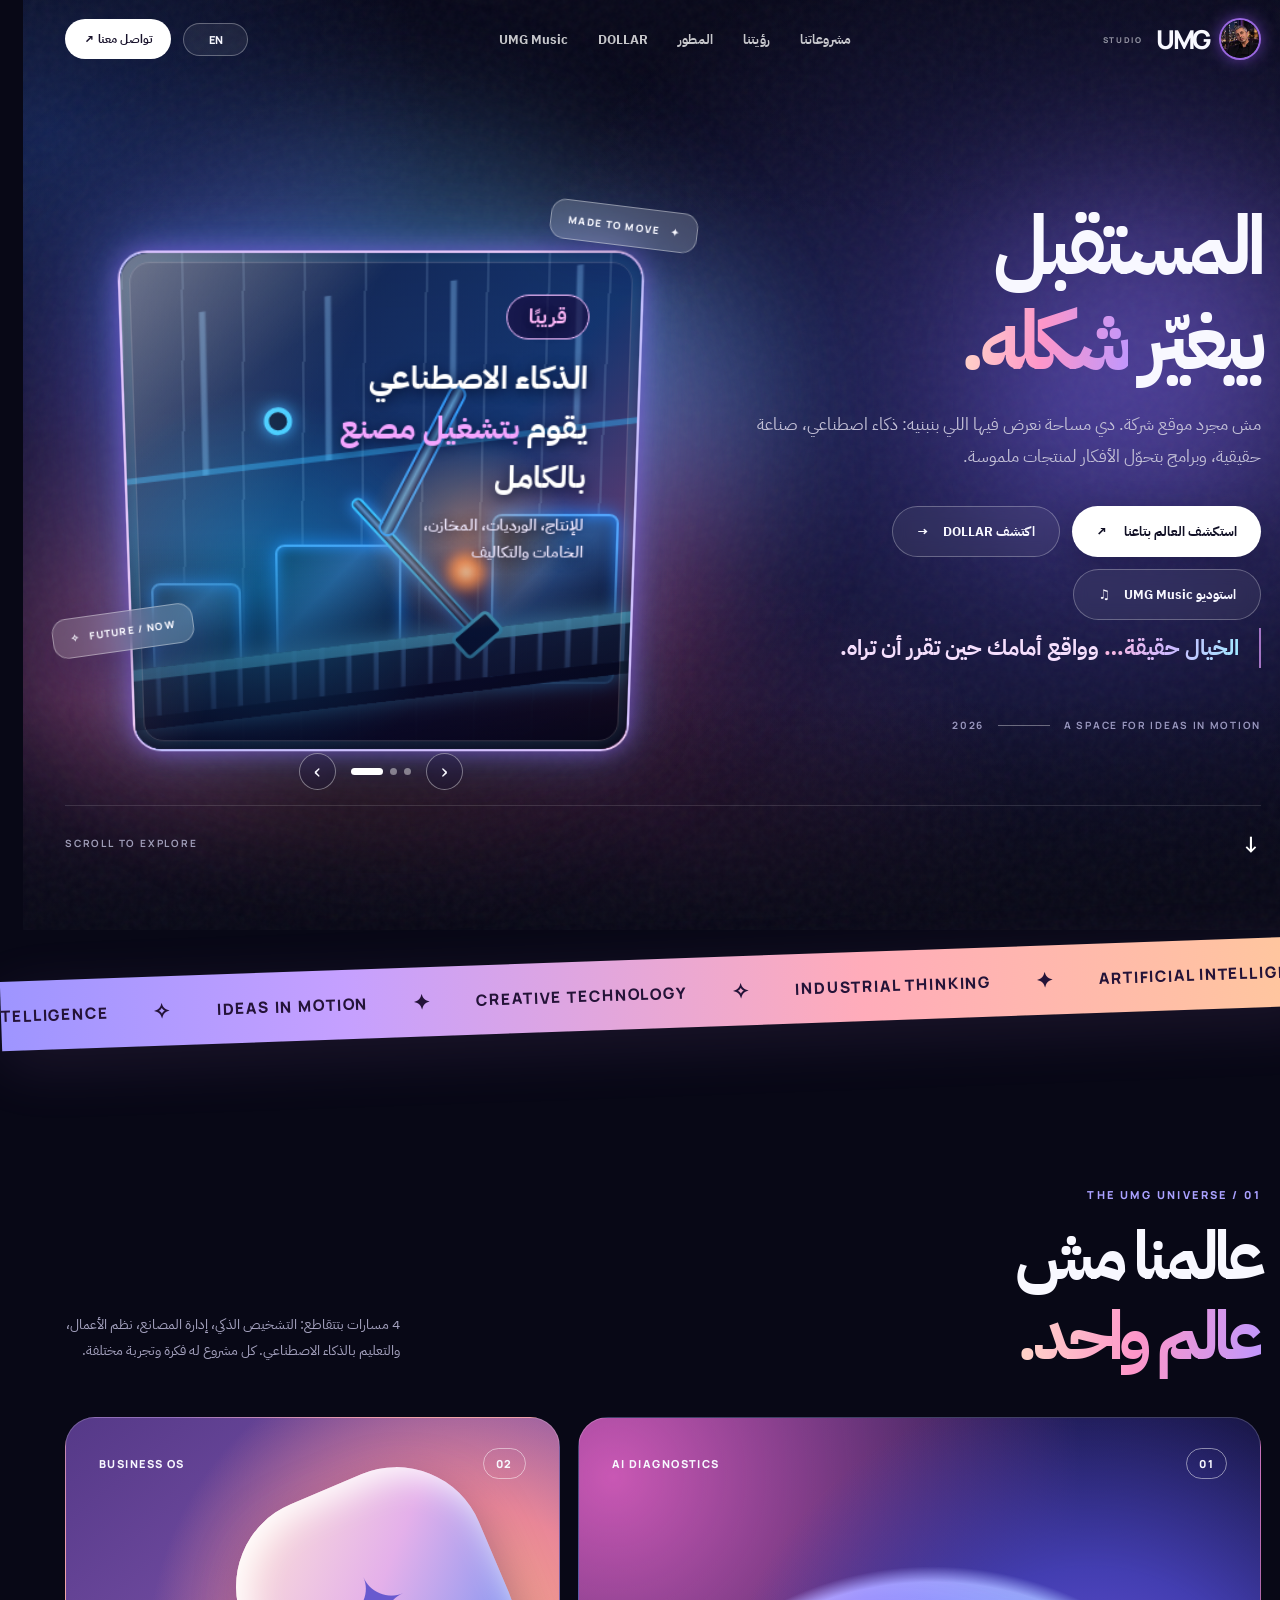
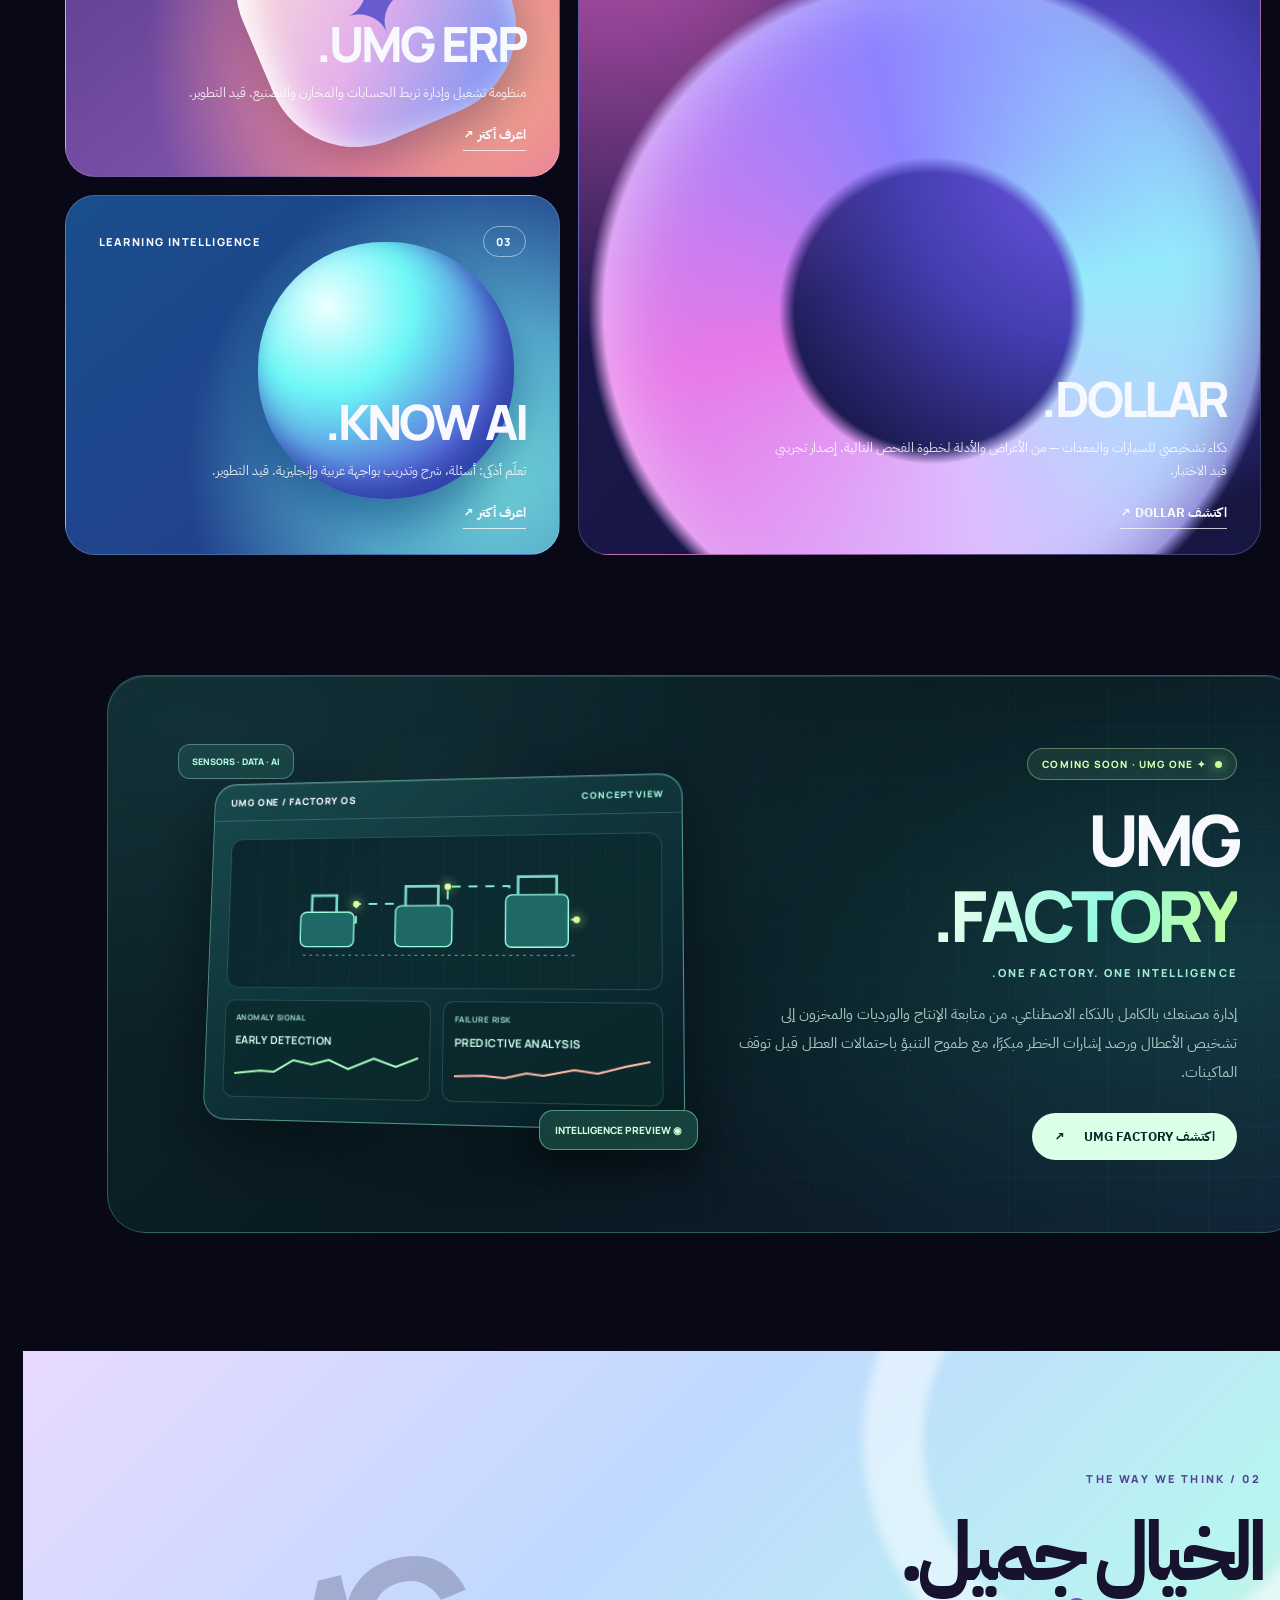
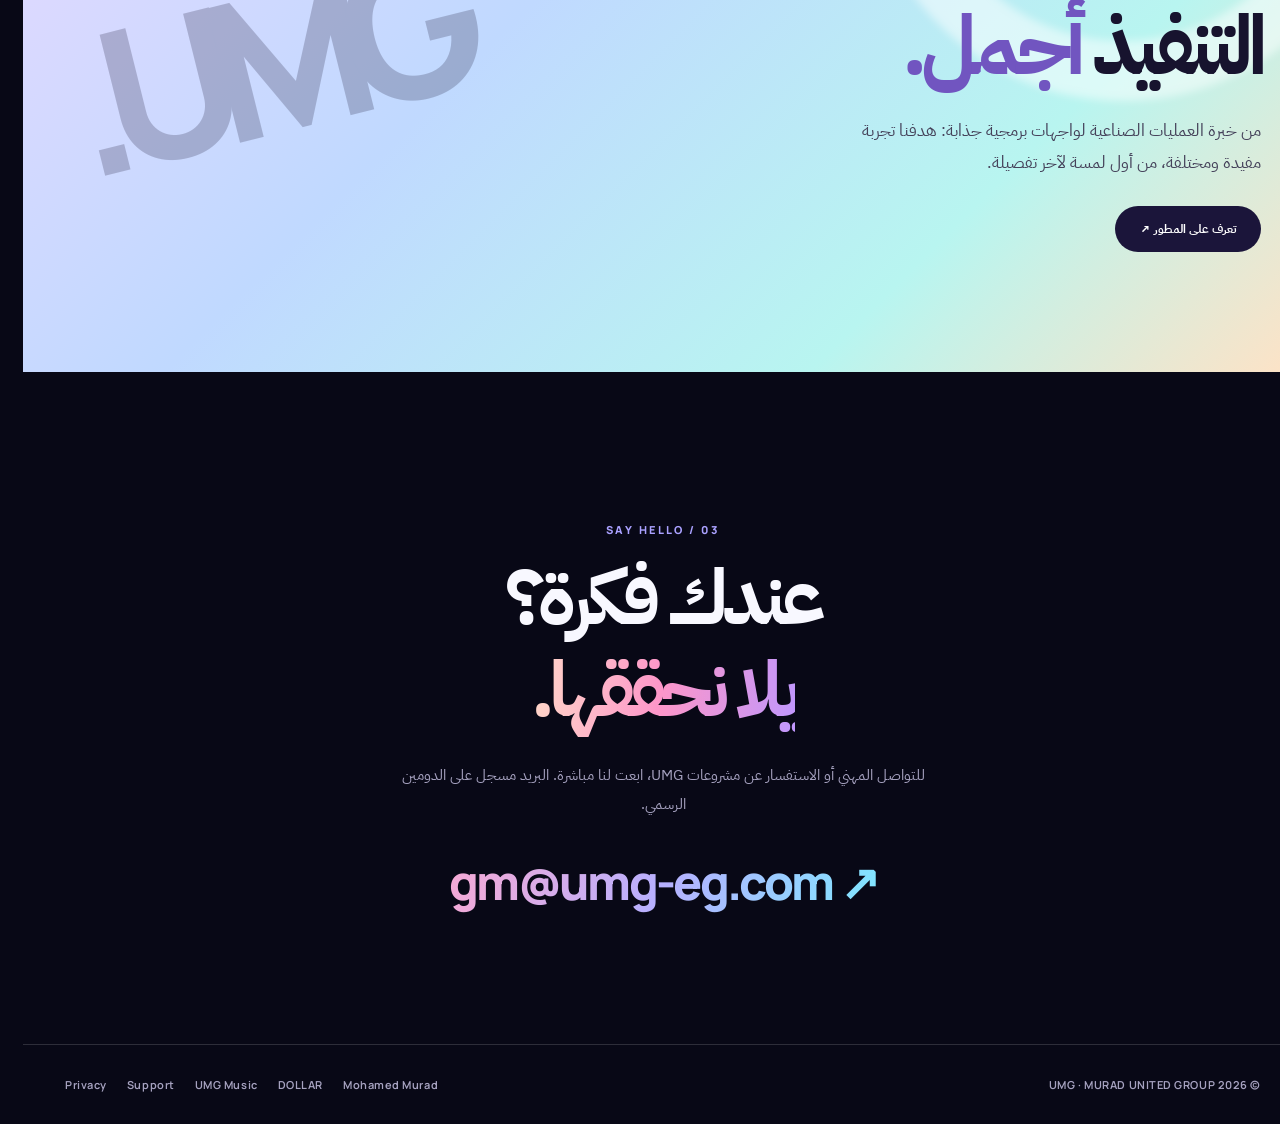
<file: index.html>
<!DOCTYPE html>
<html lang="ar" dir="rtl">
<head>
<meta charset="utf-8">
<meta name="viewport" content="width=device-width,initial-scale=1,viewport-fit=cover">
<meta name="theme-color" content="#08091b">
<meta name="description" content="UMG | Murad United Group — a creative universe bridging real-world manufacturing, AI, software and future-facing ideas.">
<meta property="og:type" content="website"><meta property="og:title" content="UMG — The Future Takes Shape"><meta property="og:description" content="Where industrial intelligence meets extraordinary ideas."><meta property="og:url" content="https://umg-eg.com/">
<link rel="canonical" href="https://umg-eg.com/">
<link rel="icon" type="image/png" href="/assets/logo/favicon.png">
<link rel="apple-touch-icon" href="/assets/logo/umg-logo.png">
<title>UMG — The Future Takes Shape</title>
<link rel="preconnect" href="https://fonts.googleapis.com">
<link rel="preconnect" href="https://fonts.gstatic.com" crossorigin>
<link href="https://fonts.googleapis.com/css2?family=Manrope:wght@400;500;600;700;800&family=IBM+Plex+Sans+Arabic:wght@400;500;600;700&display=swap" rel="stylesheet">
<style>
:root{color-scheme:dark;--ink:#f8f8ff;--dim:#bab9d1;--dark:#090919;--stroke:rgba(255,255,255,.15);--cyan:#83fbff;--pink:#ff89d8;--purple:#a295ff;--orange:#ffc68b;--green:#9effd7;--page:1250px;font-family:"IBM Plex Sans Arabic","Manrope",system-ui,sans-serif}
*{box-sizing:border-box}html{scroll-behavior:smooth}body{margin:0;background:#080816;color:var(--ink);overflow-x:hidden}a{color:inherit;text-decoration:none}button{font:inherit;color:inherit}::selection{background:#9d8aff;color:#090919}
.container{width:min(var(--page),calc(100% - 84px));margin-inline:auto}
#progress{position:fixed;top:0;left:0;height:3px;background:linear-gradient(90deg,#65e7fd,#e68cfa,#ffc17f);z-index:200;width:0;pointer-events:none}
.topbar{position:fixed;top:0;inset-inline:0;z-index:60;padding:18px 0;transition:background .3s,backdrop-filter .3s}
.topbar.is-scrolled{background:rgba(8,8,23,.72);backdrop-filter:blur(23px);border-bottom:1px solid rgba(255,255,255,.06)}
.nav-inner{display:flex;align-items:center;justify-content:space-between;gap:28px}
.brand{display:inline-flex;align-items:center;gap:10px;font-family:Manrope,sans-serif;font-weight:800;font-size:26px;letter-spacing:-.095em;white-space:nowrap}
.brand-mark{display:grid;place-items:center;width:42px;height:42px;border:1px solid rgba(255,255,255,.32);border-radius:13px;background:linear-gradient(142deg,rgba(255,255,255,.27),rgba(139,112,255,.1));box-shadow:inset 0 1px rgba(255,255,255,.25);font-size:11px;letter-spacing:-.06em}
.brand-mark b{background:linear-gradient(120deg,#fff,#8de8ff,#ffa4ea);-webkit-background-clip:text;background-clip:text;color:transparent}
.desktop-links{display:flex;align-items:center;gap:30px;font-weight:650;font-size:13px;color:rgba(255,255,255,.77)}.desktop-links a{transition:color .2s}.desktop-links a:hover{color:white}
.nav-tools{display:flex;gap:12px;align-items:center}.language{border:1px solid rgba(255,255,255,.3);background:rgba(255,255,255,.07);cursor:pointer;padding:8px 15px;border-radius:99px;font:800 11px Manrope,sans-serif;min-width:65px}.nav-contact{background:white;color:#18122b;padding:11px 19px;border-radius:99px;font-weight:800;font-size:12px;white-space:nowrap}
.hamburger{display:none;background:rgba(255,255,255,.1);border:1px solid var(--stroke);border-radius:50%;width:40px;height:40px;cursor:pointer}
.mobile-menu{display:none}
.hero{position:relative;min-height:930px;isolation:isolate;overflow:hidden;background:#08081b;padding-top:125px}
.hero::before{content:"";position:absolute;inset:0;z-index:-5;background:radial-gradient(ellipse 54% 65% at 81% 44%,rgba(91,87,226,.38),transparent 82%),radial-gradient(ellipse 39% 44% at 2% 14%,rgba(55,111,237,.3),transparent 78%),radial-gradient(ellipse 34% 37% at 51% 90%,rgba(218,82,165,.19),transparent 80%)}
.hero::after{content:"";position:absolute;inset:0;z-index:-3;background:linear-gradient(0deg,#080816 0,transparent 25%,transparent 75%,rgba(5,6,20,.3) 100%);pointer-events:none}
.aurora{position:absolute;z-index:-4;pointer-events:none;filter:blur(70px);opacity:.5;border-radius:50%;animation:floatAurora 15s ease-in-out infinite alternate}
.aurora-a{width:600px;height:520px;top:100px;right:-150px;background:radial-gradient(circle,#9470ff,transparent 65%)}
.aurora-b{width:520px;height:480px;bottom:0;left:-120px;background:radial-gradient(circle,#fd72cb,transparent 69%);animation-delay:-8s}
.aurora-c{width:360px;height:380px;top:200px;left:35%;background:radial-gradient(circle,#3bacff,transparent 70%);animation-delay:-4s}
@keyframes floatAurora{to{transform:translate3d(12%,8%,0) scale(1.2)}}
.glass-grain{position:absolute;inset:0;opacity:.19;z-index:-2;pointer-events:none;background-image:url("data:image/svg+xml,%3Csvg viewBox='0 0 160 160' xmlns='http://www.w3.org/2000/svg'%3E%3Cfilter id='n'%3E%3CfeTurbulence type='fractalNoise' baseFrequency='.75' numOctaves='3' stitchTiles='stitch'/%3E%3C/filter%3E%3Crect width='100%25' height='100%25' filter='url(%23n)' opacity='.25'/%3E%3C/svg%3E")}
.hero-layout{display:grid;grid-template-columns:.93fr 1.07fr;align-items:center;gap:14px;min-height:680px}
.hero-copy{position:relative;z-index:8;padding-bottom:30px}
.eyebrow{display:inline-flex;align-items:center;gap:10px;letter-spacing:.26em;font:700 11px Manrope,sans-serif;color:#ececff;text-transform:uppercase}
.glow-dot{display:inline-block;width:8px;height:8px;border-radius:50%;background:var(--cyan);box-shadow:0 0 17px var(--cyan)}
h1,h2,h3,p{margin-top:0}
.hero h1{font-weight:700;line-height:1.16;font-size:clamp(57px,6.4vw,101px);letter-spacing:-.075em;margin:31px 0 20px;text-wrap:balance}
.grad-text{background:linear-gradient(95deg,#ffd9c8 0%,#fd96c9 25%,#bd97ff 52%,#82e8fe 82%,#abfff1 100%);-webkit-background-clip:text;background-clip:text;color:transparent;background-size:200% 100%;animation:gradFlow 8s ease-in-out infinite alternate}
@keyframes gradFlow{to{background-position:100% 0}}
.hero-description{max-width:505px;line-height:1.95;color:#c2bfd6;font-size:clamp(15px,1.3vw,18px);margin-bottom:32px}
.hero-buttons{display:flex;align-items:center;gap:12px;flex-wrap:wrap}
.primary-btn{display:inline-flex;align-items:center;justify-content:center;gap:16px;background:white;color:#100f25;padding:16px 24px;border-radius:99px;font-weight:800;font-size:13px;box-shadow:0 12px 35px rgba(5,5,19,.25);transition:transform .25s,box-shadow .25s}.primary-btn:hover{transform:translateY(-4px);box-shadow:0 18px 50px rgba(179,165,255,.2)}
.ghost-btn{display:inline-flex;align-items:center;gap:14px;border:1px solid rgba(255,255,255,.28);padding:15px 24px;border-radius:99px;background:rgba(255,255,255,.06);backdrop-filter:blur(8px);font-weight:650;font-size:13px;transition:background .2s}.ghost-btn:hover{background:rgba(255,255,255,.15)}
.hero-micro{margin-top:50px;display:flex;align-items:center;gap:14px;font:700 10px Manrope,sans-serif;letter-spacing:.17em;color:#9997be;text-transform:uppercase}
.hero-micro i{display:block;width:52px;height:1px;background:rgba(255,255,255,.37)}
/* Kinetic visual stage */
.kinetic{position:relative;width:min(100%,640px);aspect-ratio:1/1.05;justify-self:end;perspective:1500px;touch-action:pan-y}
.stage-glow{position:absolute;inset:7% -10% 3%;background:conic-gradient(from 20deg,rgba(81,186,254,.5),rgba(234,93,180,.55),rgba(226,133,91,.4),rgba(107,91,229,.7),rgba(81,186,254,.5));filter:blur(72px);opacity:.5;border-radius:50%;animation:rotateGlow 22s linear infinite}
@keyframes rotateGlow{to{transform:rotate(360deg)}}
.stage-shadow{position:absolute;inset:18% 0 0;border-radius:50%;background:radial-gradient(ellipse,rgba(2,2,16,.7),transparent 70%);transform:translateY(20%) scaleX(.75);filter:blur(25px)}
.flipbox{position:absolute;inset:5% 5% 12%;border-radius:34px;transform-style:preserve-3d;transform:rotate(-7deg) rotateY(-9deg) rotateX(5deg);transition:transform .75s cubic-bezier(.22,1,.36,1),box-shadow .6s;box-shadow:0 42px 100px rgba(0,0,20,.6),inset 0 0 2px rgba(255,255,255,.7);cursor:grab}
.flipbox.is-flipping{transform:rotate(3deg) rotateY(88deg) scale(.88)!important}
.poster{position:absolute;inset:0;overflow:hidden;border-radius:34px;border:1px solid rgba(255,255,255,.49);background:linear-gradient(145deg,#454ceb,#d772ef,#ffac95);backface-visibility:hidden;isolation:isolate;box-shadow:inset 0 3px rgba(255,255,255,.34)}
.poster:before{content:"";position:absolute;inset:0;z-index:4;pointer-events:none;background:linear-gradient(142deg,rgba(255,255,255,.22),transparent 25% 77%,rgba(0,0,0,.28)),linear-gradient(0deg,rgba(5,4,34,.54),transparent 42%);border-radius:inherit}
.poster:after{content:"";position:absolute;inset:9px;border:1px solid rgba(255,255,255,.16);border-radius:27px;z-index:5;pointer-events:none}
.scene{position:absolute;inset:0;opacity:0;visibility:hidden;transform:scale(1.08);transition:opacity .55s,transform .85s;overflow:hidden}.scene.active{opacity:1;visibility:visible;transform:scale(1)}
.scene-1{background:radial-gradient(circle at 73% 23%,#f9b1cd 0,#df75d4 27%,transparent 53%),radial-gradient(circle at 12% 85%,#5bd8f9,transparent 55%),linear-gradient(125deg,#273ce3,#a062f3 50%,#f69bad)}
.scene-2{background:radial-gradient(circle at 20% 15%,#ffe5b0,transparent 48%),radial-gradient(circle at 83% 70%,#ff616e,transparent 50%),linear-gradient(135deg,#dd8274,#f2ba8a 40%,#3c66c4)}
.scene-3{background:radial-gradient(circle at 83% 7%,#b6ffe6,transparent 43%),radial-gradient(circle at 12% 84%,#d5a1fd,transparent 53%),linear-gradient(138deg,#386bd4,#6eb7da 47%,#7a64ea)}
.scene .beam{position:absolute;width:140%;height:25%;left:-20%;top:27%;transform:rotate(-28deg);background:linear-gradient(0deg,transparent,rgba(255,255,255,.32),transparent);filter:blur(13px)}
.scene-grid{position:absolute;inset:0;opacity:.38;background:repeating-linear-gradient(0deg,transparent 0 48px,rgba(255,255,255,.17) 49px 50px),repeating-linear-gradient(90deg,transparent 0 48px,rgba(255,255,255,.14) 49px 50px);mask-image:linear-gradient(0deg,transparent,black 44% 100%);transform:perspective(500px) rotateX(43deg) scale(1.5) translateY(16%)}
.art-orb{position:absolute;width:66%;aspect-ratio:1;left:17%;top:15%;border-radius:45% 55% 48% 52%;background:conic-gradient(from 55deg,#c9f8ff,#5fc1ff,#7767fa,#e8a4ff,#ffe8c2,#c9f8ff);box-shadow:inset -30px -30px 55px rgba(32,8,114,.34),inset 25px 25px 42px rgba(255,255,255,.68),0 28px 55px rgba(58,47,158,.34);animation:orbFloat 8s ease-in-out infinite}
.art-orb:before{content:"";position:absolute;inset:17%;border-radius:inherit;background:linear-gradient(135deg,rgba(255,255,255,.94),rgba(119,218,255,.15) 45%,rgba(106,31,224,.4));filter:blur(4px);box-shadow:inset 10px 10px 30px rgba(255,255,255,.75)}
.art-orb:after{content:"";position:absolute;inset:38%;border-radius:50%;background:#2830a6;box-shadow:0 0 33px 22px rgba(44,33,150,.55),inset 0 0 20px #f4ccff}
@keyframes orbFloat{50%{transform:translateY(-17px) rotate(14deg);border-radius:55% 45% 56% 44%}}
.ring{position:absolute;width:93%;height:30%;left:3.5%;top:35%;border:17px solid rgba(239,241,255,.7);border-top-color:rgba(255,255,255,.97);border-bottom-color:rgba(91,50,214,.72);border-radius:50%;transform:rotate(-24deg);filter:drop-shadow(0 12px 13px rgba(47,27,110,.2));animation:ringMove 10s ease-in-out infinite;z-index:2}
@keyframes ringMove{50%{transform:rotate(-17deg) translateY(-9px)}}
.art-orb-mini{position:absolute;right:10%;top:14%;width:21%;aspect-ratio:1;border-radius:50%;background:radial-gradient(circle at 25% 18%,white,#fff5dd 18%,#fcadf3 38%,#9558e5 75%);box-shadow:0 10px 25px #8a3cba55;z-index:3}
.cylinder{position:absolute;border-radius:50% 50% 37% 37%;background:linear-gradient(110deg,#fce0d0,#ffa968 19%,#ea5466 43%,#b751f2 76%,#6fd0fa 100%);box-shadow:inset 14px 0 30px rgba(255,255,255,.65),inset -15px -8px 32px rgba(91,36,131,.4),0 30px 44px #6a2a6155;transform:rotate(-25deg);animation:cylinderFloat 8s ease-in-out infinite}
.cyl-one{width:40%;height:75%;top:5%;right:25%}.cyl-two{width:24%;height:56%;top:27%;right:56%;animation-delay:-3s;background:linear-gradient(112deg,#fffed9,#e8b8ff 30%,#659bf8 70%,#3b61b4)}.cyl-three{width:23%;height:47%;top:22%;right:5%;animation-delay:-6s;background:linear-gradient(110deg,#fff3b6,#ec88a0 45%,#7b62d0)}
@keyframes cylinderFloat{50%{transform:translateY(-16px) rotate(-18deg)}}
.sparkle{position:absolute;width:10px;height:10px;border-radius:50%;background:white;box-shadow:0 0 18px 9px rgba(255,255,255,.7);z-index:2}
.sp1{top:24%;left:21%}.sp2{right:12%;top:63%;width:6px;height:6px}
.glass-screen{position:absolute;inset:16% 15% 27%;border-radius:22px;background:linear-gradient(150deg,rgba(255,255,255,.75),rgba(208,240,255,.32));box-shadow:25px 28px 50px rgba(17,45,117,.34),inset 1px 1px rgba(255,255,255,.9);backdrop-filter:blur(10px);transform:rotate(-11deg) skew(1deg,2deg);border:1px solid rgba(255,255,255,.8);padding:8%;display:flex;flex-direction:column;gap:8px;animation:screenFloat 7s ease-in-out infinite}
@keyframes screenFloat{50%{transform:rotate(-8deg) translateY(-13px)}}
.glass-title{height:8px;width:38%;border-radius:20px;background:rgba(39,75,156,.44)}
.glass-chart{height:57%;display:flex;align-items:end;gap:6%;padding-top:10%}
.glass-chart i{flex:1;border-radius:10px 10px 3px 3px;background:linear-gradient(0deg,#5f67e8,#73f1ff);box-shadow:0 0 20px rgba(85,222,247,.25);height:var(--h)}
.glass-dash{height:7px;border-radius:20px;background:rgba(61,90,173,.25);width:var(--w)}
.float-tile{position:absolute;width:26%;aspect-ratio:1;right:4%;top:13%;background:linear-gradient(130deg,#ffeffe,#c7b8ff 50%,#70baf7);border:1px solid white;border-radius:26px;transform:rotate(17deg);box-shadow:0 14px 34px rgba(18,53,109,.36)}
.float-tile:after{content:"✦";position:absolute;top:10%;right:20%;font-size:clamp(46px,6vw,80px);color:#6960c8}
.poster-top,.poster-bottom{position:absolute;left:34px;right:34px;z-index:8;display:flex;justify-content:space-between;align-items:center;direction:ltr}
.poster-top{top:31px}.poster-bottom{bottom:29px;align-items:end}
.poster-top small{font:900 10px Manrope,sans-serif;letter-spacing:.22em}.poster-top .tag{border:1px solid rgba(255,255,255,.55);border-radius:100px;padding:6px 10px;font:800 9px Manrope,sans-serif;letter-spacing:.12em;background:rgba(255,255,255,.13)}
.poster-bottom strong{font:800 clamp(28px,4vw,53px)/1.07 Manrope,sans-serif;letter-spacing:-.07em;text-shadow:0 3px 18px rgba(0,0,0,.17)}
.poster-bottom span{font:800 10px Manrope,sans-serif;letter-spacing:.1em;white-space:nowrap}
.poster-light{position:absolute;inset:-1px;pointer-events:none;background:linear-gradient(112deg,rgba(255,255,255,.23),transparent 37%);z-index:7}
.floater{position:absolute;z-index:9;padding:12px 17px;border-radius:15px;backdrop-filter:blur(17px);background:rgba(255,255,255,.16);border:1px solid rgba(255,255,255,.38);box-shadow:0 17px 42px rgba(20,13,71,.25);font:800 10px Manrope,sans-serif;letter-spacing:.13em;white-space:nowrap;animation:badgeFloat 7s ease-in-out infinite}
.float-one{top:11%;right:0;transform:rotate(7deg)}.float-two{bottom:22%;left:-2%;animation-delay:-3.2s;transform:rotate(-8deg)}
@keyframes badgeFloat{50%{translate:0 -13px}}
.scene-controls{display:flex;position:absolute;bottom:3%;left:50%;transform:translateX(-50%);z-index:14;align-items:center;gap:15px;direction:ltr}
.scene-controls button{display:grid;place-items:center;width:37px;height:37px;border:1px solid rgba(255,255,255,.4);border-radius:50%;background:rgba(15,13,47,.22);backdrop-filter:blur(10px);cursor:pointer;font-size:22px;transition:background .2s}.scene-controls button:hover{background:rgba(255,255,255,.23)}
.dots{display:flex;gap:7px}.dots button{display:block;width:7px;height:7px;background:rgba(255,255,255,.43);padding:0;border:0;border-radius:15px;transition:width .3s,background .3s}.dots button.active{width:32px;background:white}
.scrollhint{padding-top:10px;display:flex;justify-content:space-between;align-items:center;border-top:1px solid rgba(255,255,255,.13);font:700 10px Manrope,sans-serif;letter-spacing:.18em;color:#9e9cb7;height:65px;position:relative;z-index:4;direction:ltr}
.scrollhint .arrow{font-size:22px;color:white}
.marquee{overflow:hidden;background:linear-gradient(90deg,#9e95ff,#c5a0ff 26%,#ffacba 65%,#ffc89c);color:#241338;transform:rotate(-2deg) scale(1.035);margin:30px 0 110px;box-shadow:0 15px 60px rgba(219,151,250,.1)}
.marquee-track{display:flex;align-items:center;gap:43px;white-space:nowrap;font:800 15px Manrope,sans-serif;padding:20px 0;min-width:max-content;animation:marquee 25s linear infinite;letter-spacing:.1em}.marquee-track b{font-size:20px}
@keyframes marquee{to{transform:translateX(-50%)}}
.section{padding:50px 0 115px;scroll-margin-top:105px}
.sec-head{display:flex;align-items:end;justify-content:space-between;gap:30px;margin-bottom:39px}
.sec-overline{font:800 11px Manrope,sans-serif;letter-spacing:.22em;color:#aaa1ff}
.sec-title{font-size:clamp(43px,5.2vw,74px);line-height:1.2;letter-spacing:-.075em;font-weight:700;margin:16px 0 0}.sec-note{max-width:335px;color:#a4a1be;line-height:1.85;font-size:14px}
.portfolio{display:grid;grid-template-columns:1.16fr .84fr;gap:18px;grid-auto-rows:minmax(295px,auto)}
.work-card{position:relative;overflow:hidden;border-radius:30px;min-height:360px;display:flex;flex-direction:column;justify-content:space-between;padding:30px 33px;isolation:isolate;border:1px solid rgba(255,255,255,.18);transition:transform .35s cubic-bezier(.22,1,.36,1),border .35s}
.work-card:hover{transform:translateY(-7px);border-color:rgba(255,255,255,.47)}
.work-card.one{grid-row:span 2;min-height:715px;background:radial-gradient(circle at 75% 46%,#7057e3 0,#433eb1 29%,transparent 58%),radial-gradient(circle at 5% 8%,#c958b4,transparent 50%),linear-gradient(130deg,#1c174e,#161641)}
.work-card.two{background:radial-gradient(circle at 80% 66%,#fdb983 0,#e98798 33%,transparent 68%),linear-gradient(140deg,#553988,#9563c0)}
.work-card.three{background:radial-gradient(circle at 85% 75%,#74d8da 0,#54a8ca 28%,transparent 60%),linear-gradient(140deg,#194e8b,#263a8e)}
.w-top{z-index:3;display:flex;justify-content:space-between;align-items:center;font:800 11px Manrope,sans-serif;letter-spacing:.13em;direction:ltr}
.w-top .idx{border:1px solid rgba(255,255,255,.48);border-radius:99px;padding:7px 12px}
.w-bottom{z-index:3}.w-bottom h3{font:800 clamp(33px,3.8vw,62px)/1.12 Manrope,sans-serif;letter-spacing:-.06em;margin:0 0 10px}
.w-bottom p{font-size:13px;max-width:460px;line-height:1.8;color:rgba(255,255,255,.84);margin:0 0 17px}.w-bottom a{font-size:13px;font-weight:800;border-bottom:1px solid rgba(255,255,255,.75);padding-bottom:6px}
.card-art{position:absolute;pointer-events:none;z-index:1}
.one .card-art{width:110%;aspect-ratio:1;top:16%;left:-3%;border-radius:50%;background:conic-gradient(from 10deg,#8e83ff,#94eafb,#dcbdff,#e779e9,#8e83ff);box-shadow:inset 38px 35px 80px #ffffff8c,inset -33px -33px 70px #4e1e9eab,0 25px 80px #10004166;mask-image:radial-gradient(circle,transparent 0 26%,black 29% 62%,transparent 65%);transform:rotate(-22deg);animation:artSpin 26s linear infinite}
@keyframes artSpin{to{transform:rotate(338deg)}}
.two .card-art{width:52%;aspect-ratio:1;top:17%;right:11%;border-radius:35%;background:linear-gradient(135deg,#ffe9d5,#e4b0ea 49%,#668ef4);box-shadow:inset 8px 11px 35px #fff,0 18px 45px #69386d88;transform:rotate(-23deg)}
.two .card-art:after{content:"✦";position:absolute;inset:0;display:grid;place-items:center;font-size:80px;color:#685acf}
.three .card-art{width:52%;aspect-ratio:1;top:13%;right:9%;border-radius:49%;background:radial-gradient(circle at 27% 25%,#eeffff,#6ef7f7 32%,#5667d8 70%,#282bb1);box-shadow:inset -13px -15px 30px #2f43a8,0 25px 45px #05387988}
.about-band{background:linear-gradient(135deg,#e9d9ff,#c0d9ff 40%,#b8f5f0 74%,#ffe2c5);color:#17132e;position:relative;overflow:hidden;padding:120px 0;margin:0 0 80px}
.about-band:before{content:"";position:absolute;width:400px;height:400px;right:-80px;top:-170px;border:60px solid rgba(255,255,255,.5);border-radius:50%;filter:blur(4px)}
.about-flex{display:flex;justify-content:space-between;align-items:center;gap:55px;position:relative}.about-band h2{font-size:clamp(44px,6.4vw,84px);line-height:1.15;letter-spacing:-.08em;margin:20px 0;max-width:730px}.about-band p{max-width:440px;font-size:17px;line-height:1.9;color:#45425a}
.about-band .lightbtn{display:inline-block;padding:14px 25px;background:#1b153a;color:white;border-radius:99px;font-weight:800;font-size:12px;margin-top:10px}
.about-symbol{font:900 clamp(90px,15vw,210px)/1 Manrope,sans-serif;letter-spacing:-.15em;opacity:.22;transform:rotate(-14deg);white-space:nowrap}
.contact-section{padding:70px 0 130px;text-align:center}.contact-section .sec-title{font-size:clamp(46px,6vw,88px)}.contact-section p{color:#a5a1bf;line-height:1.9;font-size:15px;margin:24px auto 31px;max-width:560px}
.email-link{display:inline-block;font:800 clamp(23px,4vw,48px) Manrope,sans-serif;letter-spacing:-.055em;background:linear-gradient(110deg,#f8a9d3,#b7b0ff,#7ee7ff);color:transparent;background-clip:text;-webkit-background-clip:text;direction:ltr;unicode-bidi:isolate}
.footer{padding:32px 0;border-top:1px solid var(--stroke)}.foot-inner{display:flex;justify-content:space-between;align-items:center;flex-wrap:wrap;gap:22px;color:#a6a2c0;font:650 11px Manrope,sans-serif;letter-spacing:.05em}
.foot-links{display:flex;flex-wrap:wrap;gap:20px}.foot-links a:hover{color:white}
.reveal{opacity:0;transform:translateY(30px);transition:opacity .8s ease,transform .8s cubic-bezier(.2,.8,.2,1)}.reveal.visible{opacity:1;transform:translateY(0)}
[data-lang=en]{display:none}html.en{direction:ltr}html.en [data-lang=ar]{display:none}html.en [data-lang=en]{display:initial}html.en .hero-layout{direction:ltr}html.en .poster-bottom{direction:ltr}
@media(max-width:1100px){.container{width:calc(100% - 50px)}.desktop-links{gap:18px}.hero-layout{grid-template-columns:1fr 1fr}.hero h1{font-size:clamp(49px,6.1vw,78px)}.flipbox{inset:10% 2% 19%}.kinetic{align-self:center}}
@media(max-width:760px){
.container{width:calc(100% - 40px)}.topbar{padding:12px 0}.brand{font-size:21px}.brand-mark{width:37px;height:37px}.desktop-links,.nav-contact{display:none}.hamburger{display:block}.mobile-menu{position:absolute;top:68px;left:15px;right:15px;padding:24px;border:1px solid rgba(255,255,255,.26);border-radius:23px;background:rgba(22,20,55,.94);backdrop-filter:blur(22px);box-shadow:0 25px 60px rgba(0,0,0,.3);z-index:70;flex-direction:column;gap:16px;font-size:18px;font-weight:700}.mobile-menu.open{display:flex}.hero{min-height:0;padding-top:92px}.hero-layout{display:flex;flex-direction:column;gap:4px;min-height:0}.hero-copy{width:100%;padding:0}.hero h1{font-size:clamp(51px,12.4vw,81px);margin:23px 0 13px;line-height:1.17}.hero-description{font-size:14px;max-width:430px;line-height:1.85;margin-bottom:22px}.hero-buttons{gap:8px}.primary-btn,.ghost-btn{font-size:12px;padding:12px 17px}.hero-micro{display:none}.kinetic{width:min(100%,470px);align-self:center;aspect-ratio:1/.99;margin-top:8px;margin-bottom:26px}.flipbox{inset:7% 8% 10%;border-radius:26px;transform:rotate(-6deg) rotateY(-8deg) rotateX(5deg)}.poster{border-radius:25px}.poster:after{inset:6px;border-radius:21px}.floater{font-size:8px;padding:9px 12px}.float-one{top:6%;right:0}.float-two{bottom:21%;left:0}.poster-top,.poster-bottom{left:21px;right:21px}.poster-top{top:21px}.poster-bottom{bottom:20px}.poster-bottom strong{font-size:clamp(25px,7.5vw,44px)}.poster-top small{font-size:8px}.poster-top .tag{font-size:8px}.scene-controls{bottom:-1%}.scrollhint{height:52px}.marquee{margin:27px 0 65px}.marquee-track{padding:16px 0;font-size:12px;gap:25px}.section{padding:40px 0 78px}.sec-head{display:block}.sec-title{font-size:clamp(39px,11vw,63px)}.sec-note{margin-top:16px;font-size:13px}.portfolio{display:grid;grid-template-columns:1fr;gap:15px}.work-card.one{grid-row:auto;min-height:465px}.work-card{min-height:315px;border-radius:25px;padding:25px}.one .card-art{width:95%;top:-5%;left:4%}.two .card-art,.three .card-art{top:5%;width:45%}.w-bottom h3{font-size:39px}.about-band{padding:70px 0;margin-bottom:30px}.about-flex{display:block}.about-band h2{font-size:clamp(39px,10.5vw,64px)}.about-symbol{display:none}.contact-section{padding:60px 0 90px}.contact-section .sec-title{font-size:clamp(43px,11vw,68px)}.footer{padding:28px 0}.foot-inner{gap:23px}
}
@media(max-width:360px){.hero h1{font-size:46px}.hero-buttons{flex-wrap:wrap}.primary-btn,.ghost-btn{width:100%}.poster-bottom strong{font-size:24px}.kinetic{margin-top:2px}}
@media(prefers-reduced-motion:reduce){*,*:before,*:after{animation:none!important;transition:none!important;scroll-behavior:auto!important}.reveal{opacity:1;transform:none}}

/* UMG FACTORY cinematic teaser — concept, not a live service */
.factory-feature{position:relative;display:grid;grid-template-columns:.98fr 1.02fr;gap:24px;align-items:center;min-height:555px;margin:5px 0 118px;overflow:hidden;isolation:isolate;padding:55px clamp(30px,5.1vw,75px);border-radius:38px;border:1px solid rgba(148,255,223,.25);background:radial-gradient(ellipse 72% 86% at 92% 52%,rgba(40,169,153,.22),transparent 74%),radial-gradient(ellipse 75% 75% at 10% 10%,rgba(43,104,123,.17),transparent 75%),linear-gradient(140deg,#0d272a,#091921 54%,#101d31)}
.factory-feature:before{content:"";position:absolute;inset:0;z-index:-1;opacity:.35;background-image:linear-gradient(rgba(145,253,224,.09) 1px,transparent 1px),linear-gradient(90deg,rgba(145,253,224,.09) 1px,transparent 1px);background-size:50px 50px;mask-image:linear-gradient(100deg,transparent 7%,#000 100%)}
.factory-feature:after{content:"";position:absolute;inset:0;pointer-events:none;z-index:4;border-radius:inherit;box-shadow:inset 0 1px rgba(196,255,231,.14)}
.factory-badge{display:inline-flex;align-items:center;gap:9px;padding:8px 14px;border:1px solid rgba(208,255,170,.36);border-radius:999px;background:rgba(155,255,175,.09);font:800 10px Manrope,sans-serif;letter-spacing:.12em;color:#d4ffae}
.factory-badge:before{content:"";width:7px;height:7px;background:#c4ff98;border-radius:50%;box-shadow:0 0 13px #b2fc84;animation:factoryPulse 2.3s ease-in-out infinite}
@keyframes factoryPulse{50%{opacity:.38;box-shadow:0 0 23px #c1ff9a}}
.factory-feature h3{font:800 clamp(47px,5.5vw,76px)/1.07 Manrope,sans-serif;letter-spacing:-.072em;margin:22px 0 12px}
.factory-feature h3 .factory-gradient{background:linear-gradient(110deg,#f7ffef,#95f9e1 55%,#c4ff94);background-clip:text;-webkit-background-clip:text;color:transparent}
.factory-feature .factory-subtitle{font:800 11px Manrope,sans-serif;color:#a3edd7;letter-spacing:.19em;margin-bottom:20px}
.factory-feature .factory-body{max-width:530px;color:#a9c8c1;line-height:1.95;font-size:15px;margin:0 0 25px}
.factory-cta{display:inline-flex;align-items:center;gap:18px;font-size:13px;font-weight:850;padding:14px 22px;background:#dcffe8;color:#072c2b;border-radius:99px;transition:transform .22s,background .22s}.factory-cta:hover{transform:translateY(-3px);background:white}
.factory-mock{position:relative;aspect-ratio:1.12;max-width:500px;width:100%;justify-self:center}
.factory-halo{position:absolute;inset:5%;background:radial-gradient(circle,#56e7c75c,transparent 65%);filter:blur(33px);animation:factoryBreathe 9s ease-in-out infinite}
@keyframes factoryBreathe{50%{transform:scale(1.16);opacity:.65}}
.factory-screen{position:absolute;inset:10% 2% 12%;border-radius:23px;overflow:hidden;border:1px solid rgba(160,255,222,.45);background:linear-gradient(150deg,rgba(24,75,78,.94),rgba(5,27,36,.98));box-shadow:0 25px 70px rgba(0,8,13,.6),inset 0 1px rgba(242,255,252,.19);transform:perspective(1050px) rotateY(-9deg) rotateX(6deg);animation:factoryPanel 8s ease-in-out infinite}
@keyframes factoryPanel{50%{transform:perspective(1050px) rotateY(-5deg) rotateX(2deg) translateY(-8px)}}
.factory-screenbar{display:flex;justify-content:space-between;align-items:center;padding:12px 17px;border-bottom:1px solid rgba(144,252,215,.2);font:800 10px Manrope,sans-serif;letter-spacing:.09em;direction:ltr}
.factory-screenbar em{font-style:normal;color:#a4ffde;font-size:9px}
.factory-grid{display:grid;grid-template-columns:1fr 1fr;gap:12px;padding:19px;height:calc(100% - 42px);direction:ltr}
.factory-visual{grid-column:1/-1;min-height:0;border:1px solid rgba(145,255,223,.17);background:repeating-linear-gradient(90deg,rgba(102,235,205,.035) 0 1px,transparent 1px 32px),linear-gradient(145deg,rgba(6,27,35,.7),rgba(13,46,46,.5));border-radius:13px;display:grid;place-items:center;position:relative;overflow:hidden}
.factory-visual svg{width:90%;height:80%}
.factory-visual .pipe{stroke:#7defd1;stroke-width:3;fill:none;stroke-linecap:round;stroke-dasharray:11 14;animation:factoryFlow 6s linear infinite}
@keyframes factoryFlow{to{stroke-dashoffset:-200}}
.factory-visual .part{fill:#1e6966;stroke:#9dffe0;stroke-width:2}.factory-visual .sensor{fill:#dcff99;filter:drop-shadow(0 0 8px #ddff93)}
.factory-scan{position:absolute;left:0;right:0;top:-3%;height:28%;background:linear-gradient(180deg,transparent,rgba(146,255,221,.09),transparent);transform:translateY(-120%);animation:factorySweep 8s linear infinite}
@keyframes factorySweep{to{transform:translateY(550%)}}
.factory-stat{border:1px solid rgba(143,253,219,.17);border-radius:11px;padding:11px;background:rgba(11,40,43,.8);font:800 9px Manrope,sans-serif;letter-spacing:.05em;min-width:0}
.factory-stat small{display:block;color:#8fc8bd;font-size:8px;margin-bottom:10px}.factory-stat strong{display:block;color:#d0ffee;font-size:11px}.factory-stat svg{width:100%;height:26px;margin-top:5px}
.factory-stat polyline{stroke:#a5ffb8;stroke-width:2;fill:none}.factory-stat .warn{stroke:#ffb7a5}
.factory-flag{position:absolute;bottom:6%;right:-2%;background:rgba(24,70,65,.9);border:1px solid rgba(167,255,211,.45);border-radius:14px;padding:12px 15px;font:800 10px Manrope,sans-serif;color:#ccffda;backdrop-filter:blur(12px);box-shadow:0 15px 27px rgba(0,0,0,.32)}
.factory-caption{position:absolute;top:3%;left:-2%;border-radius:12px;background:rgba(28,73,74,.8);border:1px solid rgba(180,255,226,.34);padding:10px 13px;font:800 9px Manrope,sans-serif;color:#b2ffe3}
@media(max-width:900px){.factory-feature{grid-template-columns:1fr;gap:15px;padding:38px 24px;margin-bottom:70px}.factory-mock{max-width:425px;aspect-ratio:1.4}.factory-feature h3{font-size:clamp(44px,11vw,70px)}}
@media(max-width:760px){.factory-feature{border-radius:25px;margin-top:10px;padding:33px 22px;min-height:0}.factory-feature h3{font-size:clamp(42px,12vw,58px)}.factory-feature .factory-body{font-size:14px}.factory-mock{aspect-ratio:1.05;width:100%}.factory-screen{inset:10% 2% 12%;transform:none;animation:none}.factory-screenbar{font-size:8px}.factory-grid{padding:11px;gap:7px}.factory-flag{right:0;font-size:8px;padding:8px}.factory-caption{left:0;font-size:8px}}
@media(prefers-reduced-motion:reduce){.factory-badge:before,.factory-halo,.factory-screen,.factory-visual .pipe,.factory-scan{animation:none!important}}

.portrait-mark{border-radius:50%;overflow:hidden;padding:0;background:#17142d;border:2px solid rgba(178,119,255,.85);box-shadow:0 0 16px rgba(158,93,255,.55);flex-shrink:0}.portrait-mark img{display:block;width:100%;height:100%;object-fit:cover;object-position:center 42%;border-radius:50%}

/* UMG approved cinematic 3D experience: actual 360-degree CSS cube */
.kinetic{--cube-size:min(33vw,465px);position:relative;display:grid;place-items:center;perspective:1200px;perspective-origin:50% 47%;isolation:isolate;overflow:visible}
.kinetic .stage-glow{inset:1% -5% 0;opacity:.72}
.kinetic .stage-shadow{inset:68% 3% -7%;transform:none;filter:blur(26px);opacity:.95}
.flipbox{--half:calc(var(--cube-size) / 2);position:relative;inset:auto;top:auto;left:auto;width:var(--cube-size);height:var(--cube-size);max-width:none;border-radius:0;box-shadow:none;cursor:pointer;transform-style:preserve-3d;transform:rotateX(-9deg) rotateY(0deg);animation:umg-rotation-360 26s linear infinite;transition:none;will-change:transform}
.flipbox.is-flipping{transform:rotateX(-9deg) rotateY(0deg)!important}
@keyframes umg-rotation-360{0%{transform:rotateX(-9deg) rotateY(0deg)}100%{transform:rotateX(-9deg) rotateY(360deg)}}
.kinetic:hover .flipbox,.kinetic:focus-within .flipbox{animation-play-state:paused}
.poster,.cube-face{position:absolute;inset:0;border-radius:24px;backface-visibility:hidden;overflow:hidden;isolation:isolate;border:2px solid rgba(230,215,255,.77);box-shadow:0 0 19px rgba(160,100,255,.52),0 0 48px rgba(86,164,255,.4),inset 0 0 36px rgba(221,209,255,.24);transform-style:preserve-3d}
.poster{transform:translateZ(var(--half));background:linear-gradient(128deg,#3e66ef,#ad72f2 52%,#ff9ccc)}
.poster:after{inset:7px;border-radius:17px;box-shadow:0 0 22px rgba(122,246,255,.2)}
.cube-face{display:flex;flex-direction:column;justify-content:space-between;padding:28px;direction:ltr}
.cube-face:before{content:"";position:absolute;inset:0;pointer-events:none;background:linear-gradient(145deg,rgba(255,255,255,.28),transparent 38%,rgba(7,1,44,.44));z-index:-1}
.cube-face:after{content:"";position:absolute;inset:8px;border-radius:17px;border:1px solid rgba(255,255,255,.22);pointer-events:none}
.cube-right{transform:rotateY(90deg) translateZ(var(--half));background:radial-gradient(circle at 77% 20%,#f8b5d5,transparent 53%),radial-gradient(circle at 15% 87%,#5ac2fd,transparent 58%),linear-gradient(130deg,#1d2fa4,#a36be9 65%,#f5a9c0)}
.cube-back{transform:rotateY(180deg) translateZ(var(--half));background:radial-gradient(circle at 60% 20%,#78ffdd,transparent 45%),linear-gradient(145deg,#17305c,#255b9b 51%,#8b76df)}
.cube-left{transform:rotateY(-90deg) translateZ(var(--half));background:radial-gradient(circle at 70% 15%,#ffddcc,transparent 57%),linear-gradient(145deg,#492c89,#e170b5 58%,#ffad8d)}
.cube-face .face-label{font:850 11px Manrope,Arial,sans-serif;letter-spacing:.18em;color:#fff;opacity:.93;z-index:1}
.cube-face .face-head{font:850 clamp(25px,3vw,42px)/1.08 Manrope,Arial,sans-serif;letter-spacing:-.065em;color:white;text-shadow:0 3px 20px rgba(0,0,0,.2);z-index:1}
.cube-face .face-kicker{font:850 10px Manrope,Arial,sans-serif;letter-spacing:.16em;z-index:1}
.cube-face .face-sculpture{position:absolute;inset:14% 9% 17%;border-radius:50%;transform:rotate(-23deg);background:conic-gradient(from 25deg,#dafaff,#749aff,#a77aff,#e8afff,#b2fcfb,#dafaff);box-shadow:inset 25px 25px 45px rgba(255,255,255,.59),inset -25px -29px 45px rgba(51,28,121,.43),0 22px 35px rgba(23,22,104,.23)}
.cube-face .face-sculpture:after{content:"";position:absolute;inset:25%;border-radius:50%;background:linear-gradient(135deg,#f3ffff,#6f82f3 53%,#4f2991);box-shadow:inset 9px 9px 20px rgba(255,255,255,.7)}
.cube-back .face-sculpture{inset:21% 14% 25%;border-radius:17%;background:linear-gradient(135deg,rgba(235,255,255,.75),rgba(77,214,249,.35));transform:rotate(-13deg) skewY(4deg);box-shadow:0 18px 40px rgba(15,34,101,.46),inset 0 0 22px rgba(255,255,255,.45)}
.cube-back .face-sculpture:after{inset:21% 12%;border-radius:8%;background:repeating-linear-gradient(90deg,transparent 0 12%,rgba(0,65,120,.19) 12% 14%),linear-gradient(0deg,#5d62ff 0 25%,#45dbef 25% 55%,#b5ffdb 55% 80%);box-shadow:none}
.cube-left .face-sculpture{inset:20% 14% 27%;border-radius:36%;transform:rotate(-24deg);background:linear-gradient(133deg,#ffe4d0,#f7a6b9 34%,#b97afa 65%,#71d7ff);box-shadow:inset 20px 15px 32px rgba(255,255,255,.7),inset -20px -20px 25px rgba(89,23,139,.36)}
.cube-left .face-sculpture:after{inset:33%;border-radius:50%;background:#d9a8ff}
.kinetic .scene-controls{bottom:1%;z-index:25}
.kinetic .floater{z-index:20}
.hero-slogan{max-width:515px;border-inline-start:2px solid rgba(223,156,255,.7);padding-inline-start:20px;margin:8px 0 24px;font-size:clamp(15px,1.8vw,22px);font-weight:750;line-height:1.85;color:#f4defc}
.hero-slogan strong{background:linear-gradient(105deg,#ffb7dd,#cdb9ff,#a0ebff);background-clip:text;-webkit-background-clip:text;color:transparent}
@media(max-width:760px){
.kinetic{--cube-size:min(68vw,340px);perspective:900px;aspect-ratio:1/1.1;max-width:none;margin:30px auto 22px}
.flipbox{--half:calc(var(--cube-size) / 2)}
.cube-face{border-radius:17px;padding:17px}.poster{border-radius:17px}
.cube-face:after{inset:5px;border-radius:12px}
.cube-face .face-label{font-size:8px}
.cube-face .face-head{font-size:clamp(19px,5.5vw,30px)}
.cube-face .face-kicker{font-size:8px}
.hero-slogan{font-size:15px;line-height:1.75}
}
@media(max-width:380px){.kinetic{--cube-size:min(64vw,285px)}}
@media(prefers-reduced-motion:reduce){.flipbox{animation:none!important;transform:rotateX(-9deg) rotateY(-18deg)}.kinetic:hover .flipbox{animation:none!important}}


/* UMG FACTORY approved coming-soon cube illustration. Keeps the existing 360-degree rotation. */
.poster:has(.scene-1.active) .poster-top,.poster:has(.scene-1.active) .poster-bottom{display:none}
.scene-1{background:radial-gradient(ellipse at 68% 40%,rgba(53,158,255,.65),transparent 55%),linear-gradient(130deg,#15164c,#152e6a 52%,#7f408a)}
.ad-factory-window{position:absolute;inset:0;overflow:hidden;background:linear-gradient(180deg,rgba(2,9,33,.2) 0%,rgba(4,7,29,.15) 30%,rgba(10,8,30,.1) 55%,rgba(5,11,31,.85) 100%),repeating-linear-gradient(91deg,rgba(168,212,255,.19) 0 2px,transparent 2px 49px),linear-gradient(130deg,#18234d,#173e80 56%,#ad4477)}
.ad-factory-window:after{content:"";position:absolute;inset:0;pointer-events:none;background:radial-gradient(circle at 67% 55%,rgba(255,168,102,.48),transparent 23%),radial-gradient(circle at 26% 66%,rgba(21,195,255,.38),transparent 40%),linear-gradient(0deg,rgba(12,8,30,.66),transparent 45%)}
.ad-factory-roof{position:absolute;inset:7% -5% auto;height:32%;transform:skewY(-7deg);background:repeating-linear-gradient(90deg,transparent 0 18%,rgba(138,200,255,.38) 18.3% 19%,transparent 19.5% 22%);border-bottom:5px solid rgba(54,172,242,.47)}
.ad-machine{position:absolute;bottom:14%;height:26%;width:25%;border:2px solid #52a4fb;background:linear-gradient(133deg,#08152f,#315c9a 35%,#0f1f47 75%);box-shadow:0 0 16px #2081f3,inset 0 0 12px #267ff0;border-radius:8px}
.ad-machine-a{left:4%;height:21%;width:18%}.ad-machine-b{left:29%;height:29%}.ad-machine-c{right:3%;height:35%}.ad-conveyor{position:absolute;bottom:10%;left:0;right:0;height:13%;transform:skewY(-7deg);border-top:10px solid rgba(105,218,255,.85);border-bottom:11px solid #091330;background:repeating-linear-gradient(90deg,#182b4e 0 18px,#4a74b0 20px 23px);box-shadow:0 0 22px #66ccff}
.ad-industrial-arm{position:absolute;right:28%;bottom:23%;width:11px;height:39%;background:linear-gradient(90deg,#161c3d,#6689c1,#111d37);transform:rotate(-42deg);transform-origin:bottom;border:2px solid #3bbdff;box-shadow:0 0 13px #328ef9;border-radius:11px}.ad-industrial-arm:before{content:"";position:absolute;width:11px;height:85%;left:-6px;top:-64%;background:linear-gradient(90deg,#101c4e,#5996ca,#11194d);transform:rotate(69deg);transform-origin:bottom;border:2px solid #359cfa;border-radius:9px}.ad-industrial-arm i{position:absolute;top:-65%;left:-10px;width:23px;height:23px;border-radius:50%;background:#0c1837;border:4px solid #4aceff;box-shadow:0 0 14px #3cabff}.ad-industrial-arm b{position:absolute;bottom:-7px;left:-17px;width:40px;height:25px;background:#081d42;border:3px solid #4fd3ff;border-radius:5px}
.ad-factory-sparks{position:absolute;right:27%;bottom:32%;height:45px;width:50px;border-radius:50%;background:radial-gradient(circle,#ffecca,#ff8f53 26%,rgba(255,92,48,.15) 58%,transparent 75%);filter:blur(2px);animation:adSparks 2s ease-in-out infinite alternate}
@keyframes adSparks{to{opacity:.45;transform:scale(1.5)}}
.ad-factory-copy{position:absolute;inset:8% auto auto 5%;width:85%;z-index:8;text-align:right;text-shadow:0 2px 11px rgba(4,9,32,.82)}
.ad-coming{display:inline-block;padding:5px 17px;font-weight:850;font-size:clamp(10px,1.25vw,16px);border:1px solid #f2bcff;background:rgba(26,14,65,.68);border-radius:999px;color:#ffb7f8}
.ad-main-head{font-weight:900;font-size:clamp(19px,2vw,31px);line-height:1.6;margin-top:12px;color:white}
.ad-main-head em{font-style:normal;color:#f4a5ff}
.ad-factory-copy p{font-size:clamp(10px,1vw,15px);font-weight:600;line-height:1.75;color:#f0e9ff;margin-top:8px}
@media(max-width:760px){.ad-factory-copy{top:9%;left:5%;width:90%}.ad-main-head{font-size:clamp(14px,3.8vw,22px)}.ad-factory-copy p{font-size:10px}.ad-coming{font-size:10px;padding:4px 10px}}
@media(prefers-reduced-motion:reduce){.ad-factory-sparks{animation:none!important}}

</style>
</head>
<body>
<div id="progress" aria-hidden="true"></div>
<header class="topbar" id="topbar">
<div class="container nav-inner">
<a href="/" class="brand" aria-label="UMG home"><span class="brand-mark portrait-mark"><img src="/assets/media/mohmd-murad.webp" width="42" height="42" alt="Mohmd Murad" decoding="async" fetchpriority="high"></span>UMG<span style="font-size:8px;letter-spacing:.2em;opacity:.55;margin-inline-start:4px">STUDIO</span></a>
<nav class="desktop-links" aria-label="Main">
<a href="#universes"><span data-lang="ar">مشروعاتنا</span><span data-lang="en">Our worlds</span></a>
<a href="#approach"><span data-lang="ar">رؤيتنا</span><span data-lang="en">Our vision</span></a>
<a href="/mohamed/"><span data-lang="ar">المطور</span><span data-lang="en">Developer</span></a>
<a href="/apps/dollar/"><span data-lang="ar">DOLLAR</span><span data-lang="en">DOLLAR</span></a>
<a href="/apps/music/"><span data-lang="ar">UMG Music</span><span data-lang="en">UMG Music</span></a>
</nav>
<div class="nav-tools"><button type="button" class="language" id="language" aria-label="Change language">EN</button><a href="mailto:gm@umg-eg.com" class="nav-contact"><span data-lang="ar">تواصل معنا ↗</span><span data-lang="en">Get in touch ↗</span></a><button type="button" class="hamburger" id="hamburger" aria-label="Open navigation" aria-expanded="false" aria-controls="mobile-menu">☰</button></div>
</div><nav class="mobile-menu" id="mobile-menu" aria-label="Mobile navigation"><a href="/shop/"><span data-lang="ar">المتجر Shop</span><span data-lang="en">Shop</span></a><a href="/#universes"><span data-lang="ar">البرامج App</span><span data-lang="en">Apps</span></a><a href="#universes"><span data-lang="ar">مشروعاتنا</span><span data-lang="en">Our worlds</span></a><a href="#approach"><span data-lang="ar">رؤيتنا</span><span data-lang="en">Our vision</span></a><a href="/mohamed/"><span data-lang="ar">المطور</span><span data-lang="en">Developer</span></a><a href="/apps/dollar/">DOLLAR</a><a href="/apps/music/">UMG Music</a><a href="mailto:gm@umg-eg.com"><span data-lang="ar">تواصل معنا</span><span data-lang="en">Contact</span></a></nav>
</header>
<main>
<section class="hero" id="home">
<div class="aurora aurora-a"></div><div class="aurora aurora-b"></div><div class="aurora aurora-c"></div><div class="glass-grain"></div>
<div class="container hero-layout">
<div class="hero-copy">

<h1><span data-lang="ar">المستقبل<br>بيغيّر <span class="grad-text">شكله.</span></span><span data-lang="en">The future<br>changes <span class="grad-text">shape.</span></span></h1>
<p class="hero-description" data-lang="ar">مش مجرد موقع شركة. دي مساحة نعرض فيها اللي بنبنيه: ذكاء اصطناعي، صناعة حقيقية، وبرامج بتحوّل الأفكار لمنتجات ملموسة.</p>
<p class="hero-description" data-lang="en">More than a corporate website. A living space for everything we're building: intelligent software, real-world industry and ideas made tangible.</p>
<div class="hero-buttons"><a class="primary-btn" href="#universes"><span data-lang="ar">استكشف العالم بتاعنا</span><span data-lang="en">Explore our worlds</span><span>↗</span></a><a class="ghost-btn" href="/apps/dollar/"><span data-lang="ar">اكتشف DOLLAR</span><span data-lang="en">Meet DOLLAR</span><span>→</span></a><a class="ghost-btn" href="/apps/music/"><span data-lang="ar">استوديو UMG Music</span><span data-lang="en">UMG Music Studio</span><span>♫</span></a></div>
<div class="hero-slogan"><span data-lang="ar"><strong>الخيال حقيقة…</strong> وواقع أمامك حين تقرر أن تراه.</span><span data-lang="en"><strong>Imagination becomes reality</strong> when you choose to see it.</span></div>
<div class="hero-micro">A SPACE FOR IDEAS IN MOTION <i></i> 2026</div>
</div>
<div class="kinetic" id="kinetic" aria-label="Interactive visual gallery, swipe left or right to change scenes">
<div class="stage-glow"></div><div class="stage-shadow"></div>
<div class="flipbox" id="flipbox" tabindex="0" role="button" aria-label="Change visual scene" aria-describedby="scene-caption">
<div class="poster" id="poster">
<div class="scene scene-1 active" data-scene="0"><div class="ad-factory-window" aria-hidden="true"><div class="ad-factory-roof"></div><div class="ad-machine ad-machine-a"></div><div class="ad-machine ad-machine-b"></div><div class="ad-machine ad-machine-c"></div><div class="ad-conveyor"></div><div class="ad-industrial-arm"><i></i><b></b></div><div class="ad-factory-sparks"></div></div><div class="ad-factory-copy" dir="rtl"><span class="ad-coming">قريبًا</span><div class="ad-main-head">الذكاء الاصطناعي<br>يقوم <em>بتشغيل مصنع</em><br>بالكامل</div><p>للإنتاج، الورديات، المخازن،<br>الخامات والتكاليف</p></div></div>
<div class="scene scene-2" data-scene="1"><div class="beam"></div><div class="scene-grid"></div><div class="cylinder cyl-one"></div><div class="cylinder cyl-two"></div><div class="cylinder cyl-three"></div><i class="sparkle sp1"></i></div>
<div class="scene scene-3" data-scene="2"><div class="beam"></div><div class="scene-grid"></div><div class="glass-screen"><div class="glass-title"></div><div class="glass-chart"><i style="--h:48%"></i><i style="--h:79%"></i><i style="--h:62%"></i><i style="--h:93%"></i><i style="--h:69%"></i></div><div class="glass-dash" style="--w:84%"></div><div class="glass-dash" style="--w:59%"></div></div><div class="float-tile"></div></div>
<div class="poster-light"></div>
<div class="poster-top"><small>UMG / FACTORY INTELLIGENCE</small><span class="tag" id="scene-tag">01 / FACTORY</span></div>
<div class="poster-bottom"><strong id="scene-title">UMG<br>FACTORY.</strong><span id="scene-counter">01 / 03</span></div>
</div>
<div class="cube-face cube-right" aria-hidden="true"><span class="face-label">UMG / IDEAS IN MOTION</span><div class="face-sculpture"></div><div class="face-head">BUILDING<br>WHAT'S NEXT.</div></div>
<div class="cube-face cube-back" aria-hidden="true"><span class="face-label">UMG / SMART INDUSTRY</span><div class="face-sculpture"></div><div class="face-head"><span style="color:#9ff5ff">UMG</span><br>FACTORY.<small style="display:block;font-size:.28em;letter-spacing:.14em;margin-top:12px;font-weight:700">COMING SOON</small></div></div>
<div class="cube-face cube-left" aria-hidden="true"><span class="face-label">UMG / OUR VISION</span><div class="face-sculpture"></div><div class="face-head">IMAGINE.<br>CREATE.</div></div>
</div>
<div class="floater float-one">✦ &nbsp; MADE TO MOVE</div><div class="floater float-two">FUTURE / NOW &nbsp; ✧</div>
<div class="scene-controls"><button type="button" id="prevScene" aria-label="Previous image">‹</button><div class="dots" id="sceneDots"><button type="button" class="active" aria-label="Image 1" aria-current="true"></button><button type="button" aria-label="Image 2"></button><button type="button" aria-label="Image 3"></button></div><button type="button" id="nextScene" aria-label="Next image">›</button></div>
<p id="scene-caption" style="position:absolute;opacity:0;pointer-events:none">A kinetic 3D cube rotates through a full 360 degrees and reveals imaginative visual concepts.</p>
</div></div>
<div class="container scrollhint"><span>SCROLL TO EXPLORE</span><span class="arrow">↓</span></div>
</section>
<div class="marquee" aria-label="What we create"><div class="marquee-track" aria-hidden="true"><span>ARTIFICIAL INTELLIGENCE</span><b>✦</b><span>INDUSTRIAL THINKING</span><b>✧</b><span>CREATIVE TECHNOLOGY</span><b>✦</b><span>IDEAS IN MOTION</span><b>✧</b><span>ARTIFICIAL INTELLIGENCE</span><b>✦</b><span>INDUSTRIAL THINKING</span><b>✧</b><span>CREATIVE TECHNOLOGY</span><b>✦</b><span>IDEAS IN MOTION</span><b>✧</b></div></div>
<section class="section container" id="universes">
<div class="sec-head reveal"><div><div class="sec-overline">01 / THE UMG UNIVERSE</div><h2 class="sec-title"><span data-lang="ar">عالمنا مش<br><span class="grad-text">عالم واحد.</span></span><span data-lang="en">Not just one<br><span class="grad-text">kind of world.</span></span></h2></div><p class="sec-note" data-lang="ar">4 مسارات بتتقاطع: التشخيص الذكي، إدارة المصانع، نظم الأعمال، والتعليم بالذكاء الاصطناعي. كل مشروع له فكرة وتجربة مختلفة.</p><p class="sec-note" data-lang="en">Four connected directions: intelligent diagnostics, factory intelligence, business systems and AI-assisted learning.</p></div>
<div class="portfolio">
<article class="work-card one reveal"><div class="card-art"></div><div class="w-top"><span>AI DIAGNOSTICS</span><span class="idx">01</span></div><div class="w-bottom"><h3>DOLLAR.</h3><p data-lang="ar">ذكاء تشخيصي للسيارات والمعدات — من الأعراض والأدلة لخطوة الفحص التالية. إصدار تجريبي قيد الاختبار.</p><p data-lang="en">Diagnostic intelligence for vehicles and equipment. From symptoms and evidence to the next smart test. In private beta.</p><a href="/apps/dollar/"><span data-lang="ar">اكتشف DOLLAR ↗</span><span data-lang="en">Discover DOLLAR ↗</span></a></div></article>
<article class="work-card two reveal"><div class="card-art"></div><div class="w-top"><span>BUSINESS OS</span><span class="idx">02</span></div><div class="w-bottom"><h3>UMG ERP.</h3><p data-lang="ar">منظومة تشغيل وإدارة تربط الحسابات والمخازن والتصنيع. قيد التطوير.</p><p data-lang="en">An operating platform connecting finance, inventory and manufacturing. In development.</p><a href="mailto:gm@umg-eg.com?subject=UMG%20ERP"><span data-lang="ar">اعرف أكتر ↗</span><span data-lang="en">Learn more ↗</span></a></div></article>
<article class="work-card three reveal"><div class="card-art"></div><div class="w-top"><span>LEARNING INTELLIGENCE</span><span class="idx">03</span></div><div class="w-bottom"><h3>KNOW AI.</h3><p data-lang="ar">تعلّم أذكى: أسئلة، شرح وتدريب بواجهة عربية وإنجليزية. قيد التطوير.</p><p data-lang="en">A smarter learning companion with questions, lessons and quizzes. In development.</p><a href="mailto:gm@umg-eg.com?subject=UMG%20Know%20AI"><span data-lang="ar">اعرف أكتر ↗</span><span data-lang="en">Learn more ↗</span></a></div></article>
</div></section>

<section class="factory-feature container reveal" id="factory" aria-labelledby="factory-name">
<div class="factory-copy">
<div class="factory-badge">✦ COMING SOON · UMG ONE</div>
<h3 id="factory-name">UMG<br><span class="factory-gradient">FACTORY.</span></h3>
<div class="factory-subtitle">ONE FACTORY. ONE INTELLIGENCE.</div>
<p class="factory-body" data-lang="ar">إدارة مصنعك بالكامل بالذكاء الاصطناعي. من متابعة الإنتاج والورديات والمخزون إلى تشخيص الأعطال ورصد إشارات الخطر مبكرًا، مع طموح التنبؤ باحتمالات العطل قبل توقف الماكينات.</p>
<p class="factory-body" data-lang="en">Run your factory through one intelligent platform. From production, shifts and inventory to AI-assisted fault diagnosis, early anomaly detection and the ambition of forecasting failure risks before costly downtime.</p>
<a class="factory-cta" href="/apps/factory/"><span data-lang="ar">اكتشف UMG FACTORY</span><span data-lang="en">Explore UMG FACTORY</span><span>↗</span></a>
</div>
<div class="factory-mock" aria-label="Conceptual preview of connected factory monitoring, not live data">
<div class="factory-halo"></div>
<div class="factory-screen">
<div class="factory-screenbar"><span>UMG ONE / FACTORY OS</span><em>CONCEPT VIEW</em></div>
<div class="factory-grid">
<div class="factory-visual"><div class="factory-scan"></div>
<svg viewBox="0 0 480 180" aria-hidden="true">
<path d="M38 106H115V78H177V103H253V53H344V103H442" class="pipe"/>
<rect x="30" y="90" width="82" height="52" rx="9" class="part"/><rect x="175" y="81" width="85" height="61" rx="9" class="part"/><rect x="339" y="66" width="91" height="77" rx="9" class="part"/>
<path d="M47 90V65H85V90M190 81V52H239V81M357 66V39H413V66" fill="none" stroke="#7adace" stroke-width="4"/>
<circle cx="115" cy="78" r="5" class="sensor"/><circle cx="253" cy="53" r="5" class="sensor"/><circle cx="442" cy="103" r="5" class="sensor"/>
<path d="M35 155H443" stroke="#4b9990" stroke-width="2" stroke-dasharray="4 6"/>
</svg></div>
<div class="factory-stat"><small>ANOMALY SIGNAL</small><strong>EARLY DETECTION</strong><svg viewBox="0 0 160 26" preserveAspectRatio="none" aria-hidden="true"><polyline points="0,22 23,19 35,20 52,8 68,12 83,7 100,16 122,5 141,13 160,4"/></svg></div>
<div class="factory-stat"><small>FAILURE RISK</small><strong>PREDICTIVE ANALYSIS</strong><svg viewBox="0 0 160 26" preserveAspectRatio="none" aria-hidden="true"><polyline class="warn" points="0,21 24,20 42,22 60,17 74,19 99,13 118,16 140,9 160,4"/></svg></div>
</div></div>
<div class="factory-caption">SENSORS · DATA · AI</div><div class="factory-flag">◉ INTELLIGENCE PREVIEW</div>
</div></section>
<section class="about-band" id="approach"><div class="container about-flex"><div class="reveal"><div class="sec-overline" style="color:#55458f">02 / THE WAY WE THINK</div><h2><span data-lang="ar">الخيال جميل.<br>التنفيذ <em style="font-style:normal;color:#7155c0">أجمل.</em></span><span data-lang="en">Ideas are magic.<br>Making them <em style="font-style:normal;color:#7155c0">real.</em></span></h2><p data-lang="ar">من خبرة العمليات الصناعية لواجهات برمجية جذابة: هدفنا تجربة مفيدة ومختلفة، من أول لمسة لآخر تفصيلة.</p><p data-lang="en">From real industrial operations to expressive software experiences, we care about what works — and how it feels.</p><a class="lightbtn" href="/mohamed/"><span data-lang="ar">تعرف على المطور ↗</span><span data-lang="en">Meet the developer ↗</span></a></div><div class="about-symbol" aria-hidden="true">UMG.</div></div></section>
<section class="contact-section container" id="contact"><div class="sec-overline reveal">03 / SAY HELLO</div><h2 class="sec-title reveal"><span data-lang="ar">عندك فكرة؟<br><span class="grad-text">يلا نحققها.</span></span><span data-lang="en">Got an idea?<br><span class="grad-text">Let's make it happen.</span></span></h2><p class="reveal" data-lang="ar">للتواصل المهني أو الاستفسار عن مشروعات UMG، ابعت لنا مباشرة. البريد مسجل على الدومين الرسمي.</p><p class="reveal" data-lang="en">For projects, partnerships or product enquiries, reach us at our official domain email.</p><a class="email-link" href="mailto:gm@umg-eg.com">gm@umg-eg.com ↗</a></section>
</main>
<footer class="footer"><div class="container foot-inner"><span>© <span id="year">2026</span> UMG · MURAD UNITED GROUP</span><div class="foot-links"><a href="/mohamed/">Mohamed Murad</a><a href="/apps/dollar/">DOLLAR</a><a href="/apps/music/">UMG Music</a><a href="/apps/dollar/support/">Support</a><a href="/apps/dollar/privacy/">Privacy</a></div></div></footer>
<script>
(function(){
'use strict';
const root=document.documentElement,languageBtn=document.getElementById('language'),hamburger=document.getElementById('hamburger'),mobileMenu=document.getElementById('mobile-menu');
function applyLanguage(lang){const en=lang==='en';root.classList.toggle('en',en);root.lang=en?'en':'ar';root.dir=en?'ltr':'rtl';languageBtn.textContent=en?'عربي':'EN';try{localStorage.setItem('umg-lang',lang)}catch(e){}}
let lang='ar';try{lang=localStorage.getItem('umg-lang')||'ar'}catch(e){}applyLanguage(lang);
languageBtn.addEventListener('click',()=>applyLanguage(root.lang==='ar'?'en':'ar'));
hamburger.addEventListener('click',()=>{const open=mobileMenu.classList.toggle('open');hamburger.setAttribute('aria-expanded',String(open));hamburger.textContent=open?'✕':'☰'});
mobileMenu.querySelectorAll('a').forEach(a=>a.addEventListener('click',()=>{mobileMenu.classList.remove('open');hamburger.setAttribute('aria-expanded','false');hamburger.textContent='☰'}));
document.getElementById('year').textContent=String(new Date().getFullYear());
const topbar=document.getElementById('topbar'),progress=document.getElementById('progress');
let scrolling=false;function scrollUpdate(){scrolling=false;topbar.classList.toggle('is-scrolled',window.scrollY>24);const max=document.documentElement.scrollHeight-window.innerHeight;progress.style.width=(max>0?Math.min(100,100*window.scrollY/max):0)+'%'}
window.addEventListener('scroll',()=>{if(!scrolling){requestAnimationFrame(scrollUpdate);scrolling=true}},{passive:true});scrollUpdate();
const reduced=window.matchMedia('(prefers-reduced-motion: reduce)').matches;
const reveal=document.querySelectorAll('.reveal');
if('IntersectionObserver' in window && !reduced){const io=new IntersectionObserver(entries=>{entries.forEach(entry=>{if(entry.isIntersecting){entry.target.classList.add('visible');io.unobserve(entry.target)}})},{threshold:.1});reveal.forEach(el=>io.observe(el))}else{reveal.forEach(el=>el.classList.add('visible'))}
const scenes=Array.from(document.querySelectorAll('.scene')),dots=Array.from(document.querySelectorAll('#sceneDots button')),flip=document.getElementById('flipbox'),kinetic=document.getElementById('kinetic');
const titles=['UMG<br>FACTORY.','MAKE<br>IT REAL.','IDEAS<br>IN MOTION.'];
const tags=['01 / FACTORY','02 / INDUSTRY','03 / SOFTWARE'];
let index=0,busy=false,timer=null,hover=false;
function changeScene(next){if(busy || next===index)return;busy=true;
setTimeout(()=>{index=(next+scenes.length)%scenes.length;scenes.forEach((el,i)=>el.classList.toggle('active',i===index));dots.forEach((el,i)=>{el.classList.toggle('active',i===index);if(i===index)el.setAttribute('aria-current','true');else el.removeAttribute('aria-current')});
document.getElementById('scene-title').innerHTML=titles[index];document.getElementById('scene-tag').textContent=tags[index];document.getElementById('scene-counter').textContent='0'+(index+1)+' / 03';setTimeout(()=>busy=false,reduced?0:550)},reduced?0:350)}
function advance(delta){changeScene((index+delta+scenes.length)%scenes.length);restart()}
function stop(){if(timer){clearInterval(timer);timer=null}}
function start(){stop();if(!reduced && !document.hidden && !hover){timer=setInterval(()=>changeScene((index+1)%scenes.length),5400)}}
function restart(){start()}
document.getElementById('prevScene').addEventListener('click',()=>advance(-1));
document.getElementById('nextScene').addEventListener('click',()=>advance(1));
dots.forEach((b,i)=>b.addEventListener('click',()=>{changeScene(i);restart()}));
flip.addEventListener('click',()=>advance(1));flip.addEventListener('keydown',e=>{if(e.key==='Enter'||e.key===' '){e.preventDefault();advance(1)}});
kinetic.addEventListener('mouseenter',()=>{hover=true;stop()});kinetic.addEventListener('mouseleave',()=>{hover=false;start()});
document.addEventListener('visibilitychange',()=>{if(document.hidden)stop();else start()});
let touchX=0;kinetic.addEventListener('touchstart',e=>{touchX=e.changedTouches[0].clientX},{passive:true});kinetic.addEventListener('touchend',e=>{const delta=e.changedTouches[0].clientX-touchX;if(Math.abs(delta)>45)advance(delta<0?1:-1)},{passive:true});
start();
})();
</script>
</body></html>
</file>
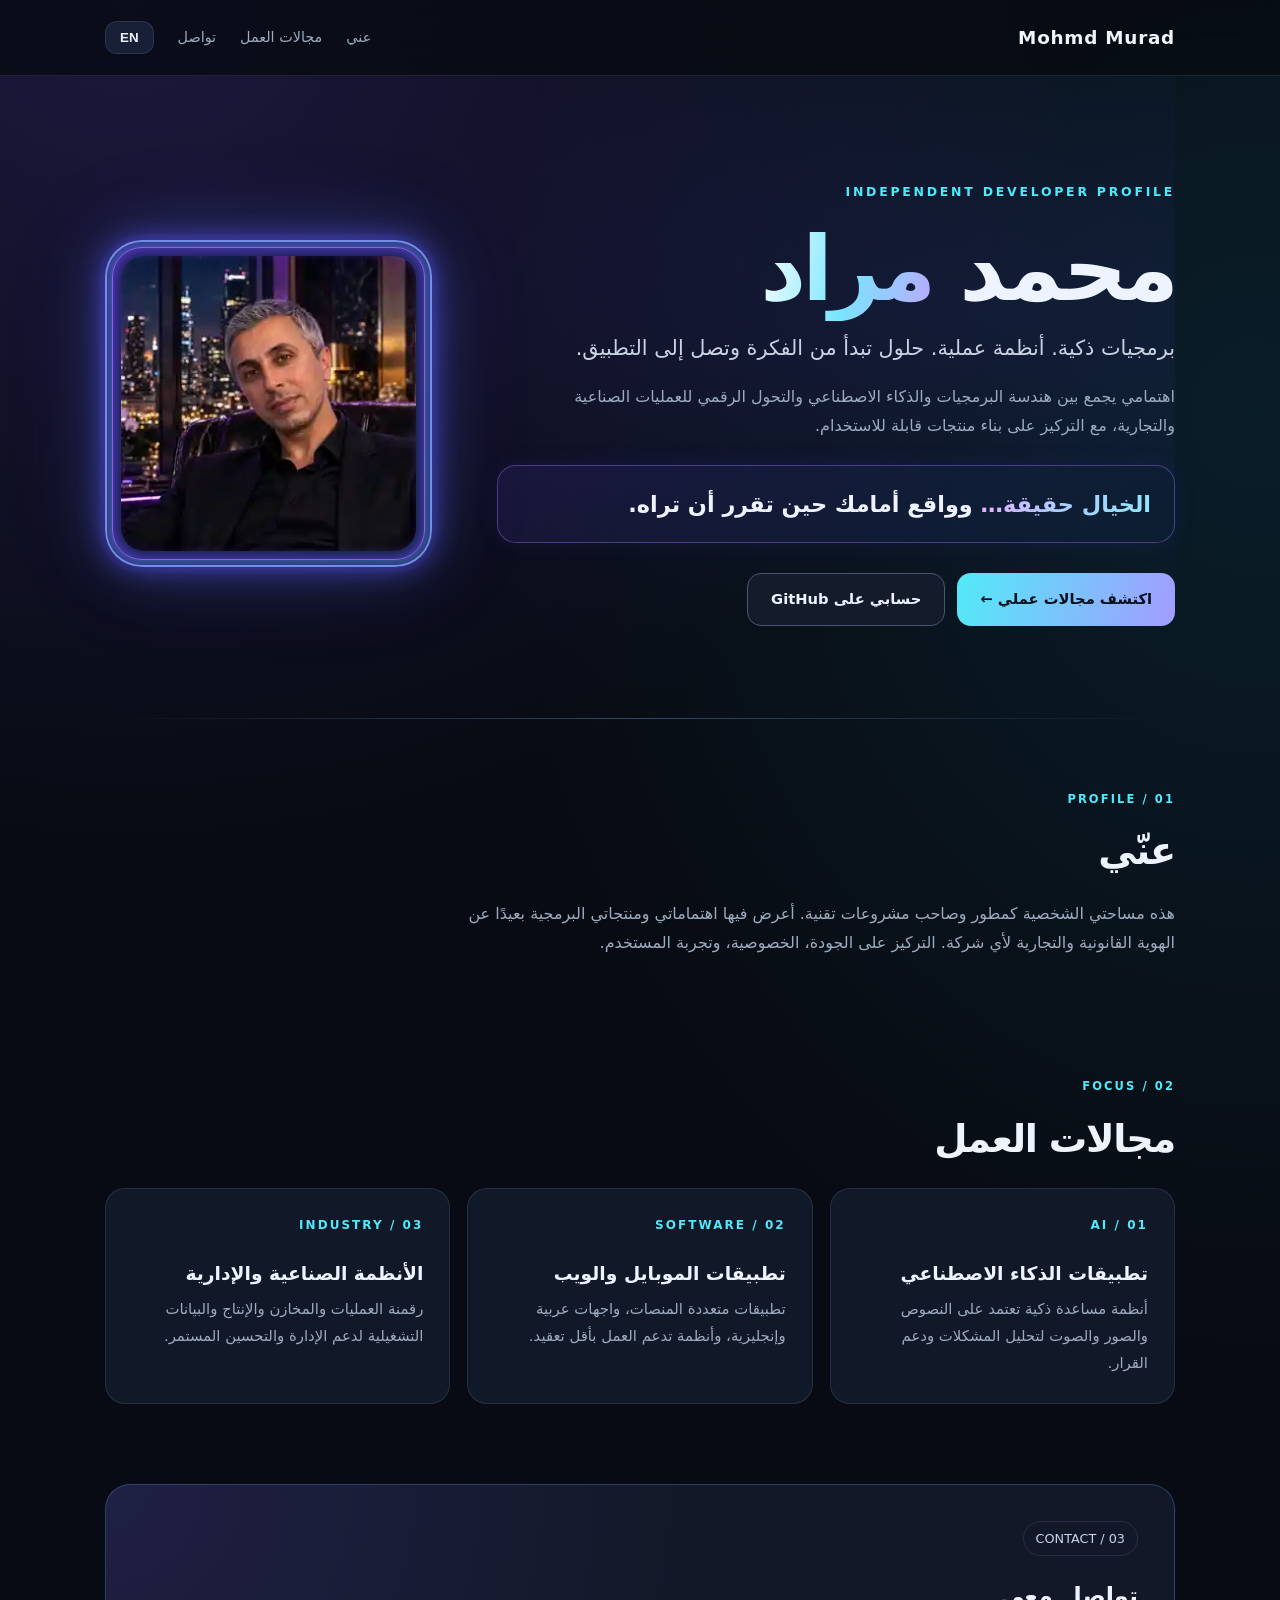
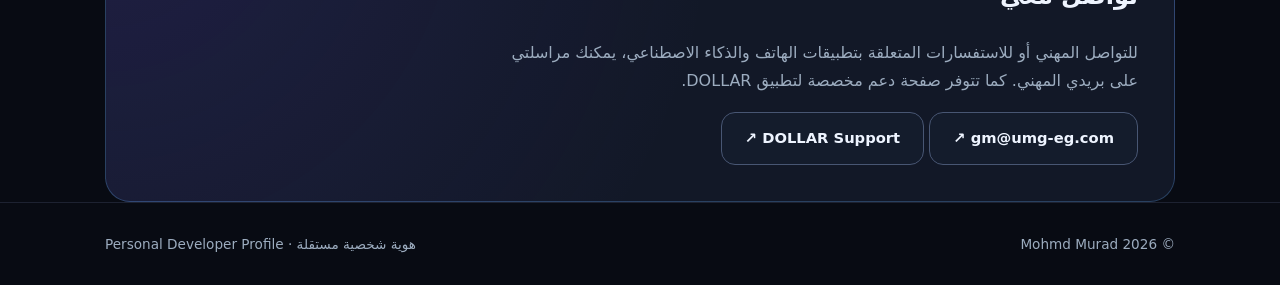
<file: mohamed/index.html>
<!doctype html>
<html lang="ar" dir="rtl">
<head>
<meta charset="utf-8">
<meta name="viewport" content="width=device-width,initial-scale=1,viewport-fit=cover">
<meta name="theme-color" content="#080c16">
<meta name="description" content="Mohmd Murad — personal developer profile, software engineering, AI products and industrial systems.">
<title>Mohmd Murad | Personal Developer Website</title>
<link rel="canonical" href="https://umg-eg.com/mohamed/">
<style>
:root{color-scheme:dark;--bg:#080b13;--panel:rgba(22,29,47,.76);--edge:rgba(154,178,232,.14);--text:#eef4ff;--muted:#9cacbf;--cyan:#4ee9fa;--violet:#9180ff;font-family:system-ui,-apple-system,"Segoe UI",Tahoma,sans-serif}
*{box-sizing:border-box}html{scroll-behavior:smooth}body{margin:0;background:radial-gradient(ellipse 75% 45% at 10% 0,rgba(103,72,219,.21),transparent),radial-gradient(ellipse 60% 50% at 98% 22%,rgba(21,143,171,.14),transparent),var(--bg);color:var(--text);line-height:1.8;min-height:100vh}
a{color:inherit;text-decoration:none}.shell{max-width:1120px;margin:0 auto;padding:0 25px}
header{position:sticky;top:0;z-index:5;background:rgba(8,11,19,.82);border-bottom:1px solid var(--edge);backdrop-filter:blur(18px)}
nav{height:75px;display:flex;justify-content:space-between;align-items:center;gap:20px}
.brand{font-weight:900;letter-spacing:.04em;font-size:1.15rem;display:flex;align-items:center;gap:12px}
.emblem{display:grid;place-items:center;width:37px;height:37px;border:1px solid #7c96c0;border-radius:11px;color:var(--cyan);font-size:13px;background:#17233a}
.links{display:flex;align-items:center;gap:24px;color:var(--muted);font-size:.9rem}
.links a:hover{color:var(--cyan)}
.lang{border:1px solid var(--edge);border-radius:12px;color:var(--text);background:#182037;cursor:pointer;padding:8px 14px;font-weight:700}
main{padding-bottom:75px}.hero{display:grid;grid-template-columns:1.35fr .65fr;align-items:center;gap:65px;padding-top:105px;padding-bottom:92px}
.eyebrow{font-size:.78rem;letter-spacing:.22em;font-weight:800;color:var(--cyan);text-transform:uppercase}
h1{font-size:clamp(3rem,7vw,5.8rem);line-height:1.12;letter-spacing:-.045em;margin:16px 0 10px}
.grad{background:linear-gradient(100deg,#fff,#79e6fc,#b9a9ff);background-clip:text;-webkit-background-clip:text;color:transparent}
.lead{color:#c9d3e3;font-size:clamp(1.1rem,2vw,1.3rem);max-width:635px}
.hero p.note{max-width:615px;color:var(--muted);font-size:1rem;margin-top:16px}
.actions{display:flex;flex-wrap:wrap;gap:12px;margin-top:30px}.btn{display:inline-flex;gap:10px;align-items:center;justify-content:center;border-radius:14px;padding:12px 23px;font-weight:750;font-size:.92rem;transition:transform .16s}
.btn:hover{transform:translateY(-2px)}.btn-primary{background:linear-gradient(105deg,#52eaf8,#a39cff);color:#09101c}.btn-secondary{border:1px solid #485673;background:#141c2c}
.monogram{aspect-ratio:1;display:grid;place-items:center;border-radius:34px;position:relative;isolation:isolate;background:linear-gradient(145deg,rgba(76,223,249,.11),rgba(142,107,255,.1));border:1px solid rgba(143,195,250,.3);box-shadow:0 0 100px rgba(86,128,251,.08)}
.monogram:before{content:"";position:absolute;inset:18px;border:1px solid rgba(133,196,237,.2);border-radius:26px;z-index:-1}.monogram b{font-size:clamp(3rem,8vw,6.7rem);letter-spacing:-.08em;color:#92dcef;font-weight:600;text-shadow:0 0 50px rgba(51,202,239,.4)}
.line{height:1px;background:linear-gradient(to left,transparent,#334768,transparent)}section{scroll-margin-top:105px}
.sec{padding:70px 0 20px}.sup{color:var(--cyan);text-transform:uppercase;font-weight:800;letter-spacing:.18em;font-size:.72rem}.sec h2{font-size:clamp(1.65rem,3.3vw,2.4rem);letter-spacing:-.035em;margin:7px 0 15px}.sec>p{max-width:725px;color:var(--muted);margin:0 0 28px}
.grid{display:grid;grid-template-columns:repeat(3,minmax(0,1fr));gap:17px}.card{background:var(--panel);border:1px solid var(--edge);border-radius:20px;padding:26px;min-height:215px}
.number{color:var(--cyan);font-size:.75rem;letter-spacing:.17em;font-weight:850}.card h3{font-size:1.17rem;margin:20px 0 6px}.card p{margin:0;color:var(--muted);font-size:.93rem}
.contact{margin-top:60px;border:1px solid rgba(93,163,230,.3);background:radial-gradient(circle at 0 0,rgba(100,75,220,.16),transparent 55%),rgba(22,28,45,.8);border-radius:25px;padding:36px}
.contact p{color:var(--muted);max-width:640px}.tag{color:#c7d4ec;font-size:.8rem;border:1px solid var(--edge);border-radius:999px;display:inline-block;padding:5px 12px}
footer{border-top:1px solid var(--edge);padding:29px 0;color:var(--muted);font-size:.85rem}footer .shell{display:flex;justify-content:space-between;gap:15px;flex-wrap:wrap}
[lang=en]{display:none}html.en{direction:ltr}html.en [lang=ar]{display:none}html.en [lang=en]{display:revert}
@media(max-width:750px){nav{height:66px}.links a:not(.lang){display:none}.hero{grid-template-columns:1fr;gap:32px;padding:65px 0 55px}.monogram{max-width:235px;width:100%;justify-self:start}.grid{grid-template-columns:1fr}.card{min-height:0}.contact{padding:24px}.shell{padding:0 20px}}
@media(prefers-reduced-motion:reduce){html{scroll-behavior:auto}.btn{transition:none}}
.monogram{overflow:hidden}.monogram img{display:block;width:100%;height:100%;object-fit:cover;object-position:center 42%;border-radius:inherit}

/* Approved portrait treatment and personal vision — neon cinematic styling */
.hero{background:radial-gradient(ellipse at 84% 37%,rgba(78,58,194,.13),transparent 53%)}
.monogram{position:relative;isolation:isolate;overflow:hidden;border-radius:37px;padding:14px;border:2px solid rgba(128,155,255,.88);background:linear-gradient(138deg,rgba(36,30,99,.97),rgba(16,33,65,.96));box-shadow:0 0 0 6px rgba(67,85,197,.07),0 0 27px rgba(96,77,254,.69),0 0 64px rgba(54,151,255,.25),0 0 100px rgba(130,72,221,.18),inset 0 0 28px rgba(130,192,255,.16);animation:profileGlow 8s ease-in-out infinite}
.monogram:before{content:"";position:absolute;inset:5px;border-radius:30px;border:1px solid rgba(163,117,255,.85);box-shadow:0 0 14px rgba(102,210,255,.54),inset 0 0 13px rgba(129,78,255,.52);z-index:2;pointer-events:none}
.monogram:after{content:"";position:absolute;inset:0;z-index:3;pointer-events:none;border-radius:inherit;box-shadow:inset 0 0 23px rgba(100,70,255,.42)}
.monogram img{display:block;position:relative;width:100%;height:100%;object-fit:cover;object-position:center 42%;border-radius:23px;filter:saturate(1.07);z-index:1}
@keyframes profileGlow{50%{box-shadow:0 0 0 6px rgba(67,85,197,.09),0 0 35px rgba(88,193,255,.67),0 0 73px rgba(139,76,255,.35),0 0 100px rgba(130,72,221,.15),inset 0 0 28px rgba(130,192,255,.16)}}
.credo{display:block;border-radius:19px;margin:24px 0 5px;padding:18px 23px;border:1px solid rgba(144,118,251,.41);background:linear-gradient(110deg,rgba(64,46,149,.22),rgba(13,31,53,.72));box-shadow:0 0 23px rgba(78,64,242,.11);font-size:clamp(1.06rem,2vw,1.4rem);font-weight:800;line-height:1.8;color:#eef3ff}
.credo strong{background:linear-gradient(110deg,#eaafff,#a8ceff,#90e6ff);-webkit-background-clip:text;background-clip:text;color:transparent}
@media(max-width:750px){.monogram{max-width:310px;width:100%;justify-self:center;padding:12px}.credo{font-size:1.05rem;padding:15px 17px;margin-top:20px}}
@media(prefers-reduced-motion:reduce){.monogram{animation:none!important}}

</style>
</head>
<body>
<header><nav class="shell">
<a href="#home" class="brand" aria-label="Mohmd Murad Home"><span>Mohmd Murad</span></a>
<div class="links"><a href="#about"><span lang="ar">عني</span><span lang="en">About</span></a><a href="#work"><span lang="ar">مجالات العمل</span><span lang="en">Expertise</span></a><a href="#contact"><span lang="ar">تواصل</span><span lang="en">Contact</span></a><button class="lang" id="language" type="button" aria-label="Switch language">EN</button></div>
</nav></header>
<main class="shell">
<section id="home" class="hero"><div>
<div class="eyebrow">INDEPENDENT DEVELOPER PROFILE</div>
<h1><span lang="ar">محمد <span class="grad">مراد</span></span><span lang="en">Mohmd <span class="grad">Murad</span></span></h1>
<div class="lead"><span lang="ar">برمجيات ذكية. أنظمة عملية. حلول تبدأ من الفكرة وتصل إلى التطبيق.</span><span lang="en">Intelligent software. Practical systems. From concept to working products.</span></div>
<p class="note"><span lang="ar">اهتمامي يجمع بين هندسة البرمجيات والذكاء الاصطناعي والتحول الرقمي للعمليات الصناعية والتجارية، مع التركيز على بناء منتجات قابلة للاستخدام.</span><span lang="en">My work spans software engineering, artificial intelligence, and digital systems for industrial and business operations, with a focus on usable products.</span></p>
<div class="credo"><span lang="ar"><strong>الخيال حقيقة…</strong> وواقع أمامك حين تقرر أن تراه.</span><span lang="en"><strong>Imagination becomes reality</strong> when you choose to see it.</span></div>
<div class="actions">
<a class="btn btn-primary" href="#work"><span lang="ar">اكتشف مجالات عملي ←</span><span lang="en">Explore my work →</span></a>
<a class="btn btn-secondary" href="https://github.com/mmoradumg" rel="noopener"><span lang="ar">حسابي على GitHub</span><span lang="en">My GitHub</span></a>
</div></div><div class="monogram" aria-label="Mohmd Murad portrait"><img src="/assets/media/mohmd-murad.webp" alt="Mohmd Murad" width="300" height="300" loading="eager" decoding="async"></div></section>
<div class="line"></div>
<section id="about" class="sec"><div class="sup">PROFILE / 01</div>
<h2><span lang="ar">عنّي</span><span lang="en">About</span></h2>
<p><span lang="ar">هذه مساحتي الشخصية كمطور وصاحب مشروعات تقنية. أعرض فيها اهتماماتي ومنتجاتي البرمجية بعيدًا عن الهوية القانونية والتجارية لأي شركة. التركيز على الجودة، الخصوصية، وتجربة المستخدم.</span><span lang="en">This is my independent developer profile: a space for my technology interests and software products, separate from the legal identity of any company. My priorities include quality, privacy, and user experience.</span></p>
</section>
<section id="work" class="sec"><div class="sup">FOCUS / 02</div><h2><span lang="ar">مجالات العمل</span><span lang="en">Areas of focus</span></h2>
<div class="grid">
<article class="card"><div class="number">01 / AI</div><h3><span lang="ar">تطبيقات الذكاء الاصطناعي</span><span lang="en">AI applications</span></h3><p><span lang="ar">أنظمة مساعدة ذكية تعتمد على النصوص والصور والصوت لتحليل المشكلات ودعم القرار.</span><span lang="en">Intelligent assistants that use language, images, and audio to help analyze complex problems.</span></p></article>
<article class="card"><div class="number">02 / SOFTWARE</div><h3><span lang="ar">تطبيقات الموبايل والويب</span><span lang="en">Mobile & web software</span></h3><p><span lang="ar">تطبيقات متعددة المنصات، واجهات عربية وإنجليزية، وأنظمة تدعم العمل بأقل تعقيد.</span><span lang="en">Cross-platform experiences with Arabic and English interfaces and practical workflows.</span></p></article>
<article class="card"><div class="number">03 / INDUSTRY</div><h3><span lang="ar">الأنظمة الصناعية والإدارية</span><span lang="en">Industrial & business systems</span></h3><p><span lang="ar">رقمنة العمليات والمخازن والإنتاج والبيانات التشغيلية لدعم الإدارة والتحسين المستمر.</span><span lang="en">Digital operations, inventory, production, and operational data for better oversight.</span></p></article>
</div></section>
<section id="contact" class="contact"><span class="tag">CONTACT / 03</span><h2><span lang="ar">تواصل معي</span><span lang="en">Get in touch</span></h2>
<p><span lang="ar">للتواصل المهني أو للاستفسارات المتعلقة بتطبيقات الهاتف والذكاء الاصطناعي، يمكنك مراسلتي على بريدي المهني. كما تتوفر صفحة دعم مخصصة لتطبيق DOLLAR.</span><span lang="en">For development and app enquiries, contact me at my professional email. DOLLAR has a dedicated application support page.</span></p>
<a class="btn btn-secondary" href="mailto:gm@umg-eg.com?subject=Developer%20Contact">gm@umg-eg.com ↗</a> <a class="btn btn-secondary" href="/apps/dollar/support/">DOLLAR Support ↗</a></section>
</main>
<footer><div class="shell"><span>© <span id="year">2026</span> Mohmd Murad</span><span lang="ar">هوية شخصية مستقلة · Personal Developer Profile</span><span lang="en">Independent personal identity · Developer Profile</span></div></footer>
<script>
const langButton = document.getElementById('language');
langButton.addEventListener('click', () => {
  const en = !document.documentElement.classList.contains('en');
  document.documentElement.classList.toggle('en',en);
  document.documentElement.lang = en ? 'en':'ar';
  document.documentElement.dir = en ? 'ltr':'rtl';
  langButton.textContent = en ? 'عربي':'EN';
});
document.getElementById('year').textContent = new Date().getFullYear();
</script></body></html>
</file>
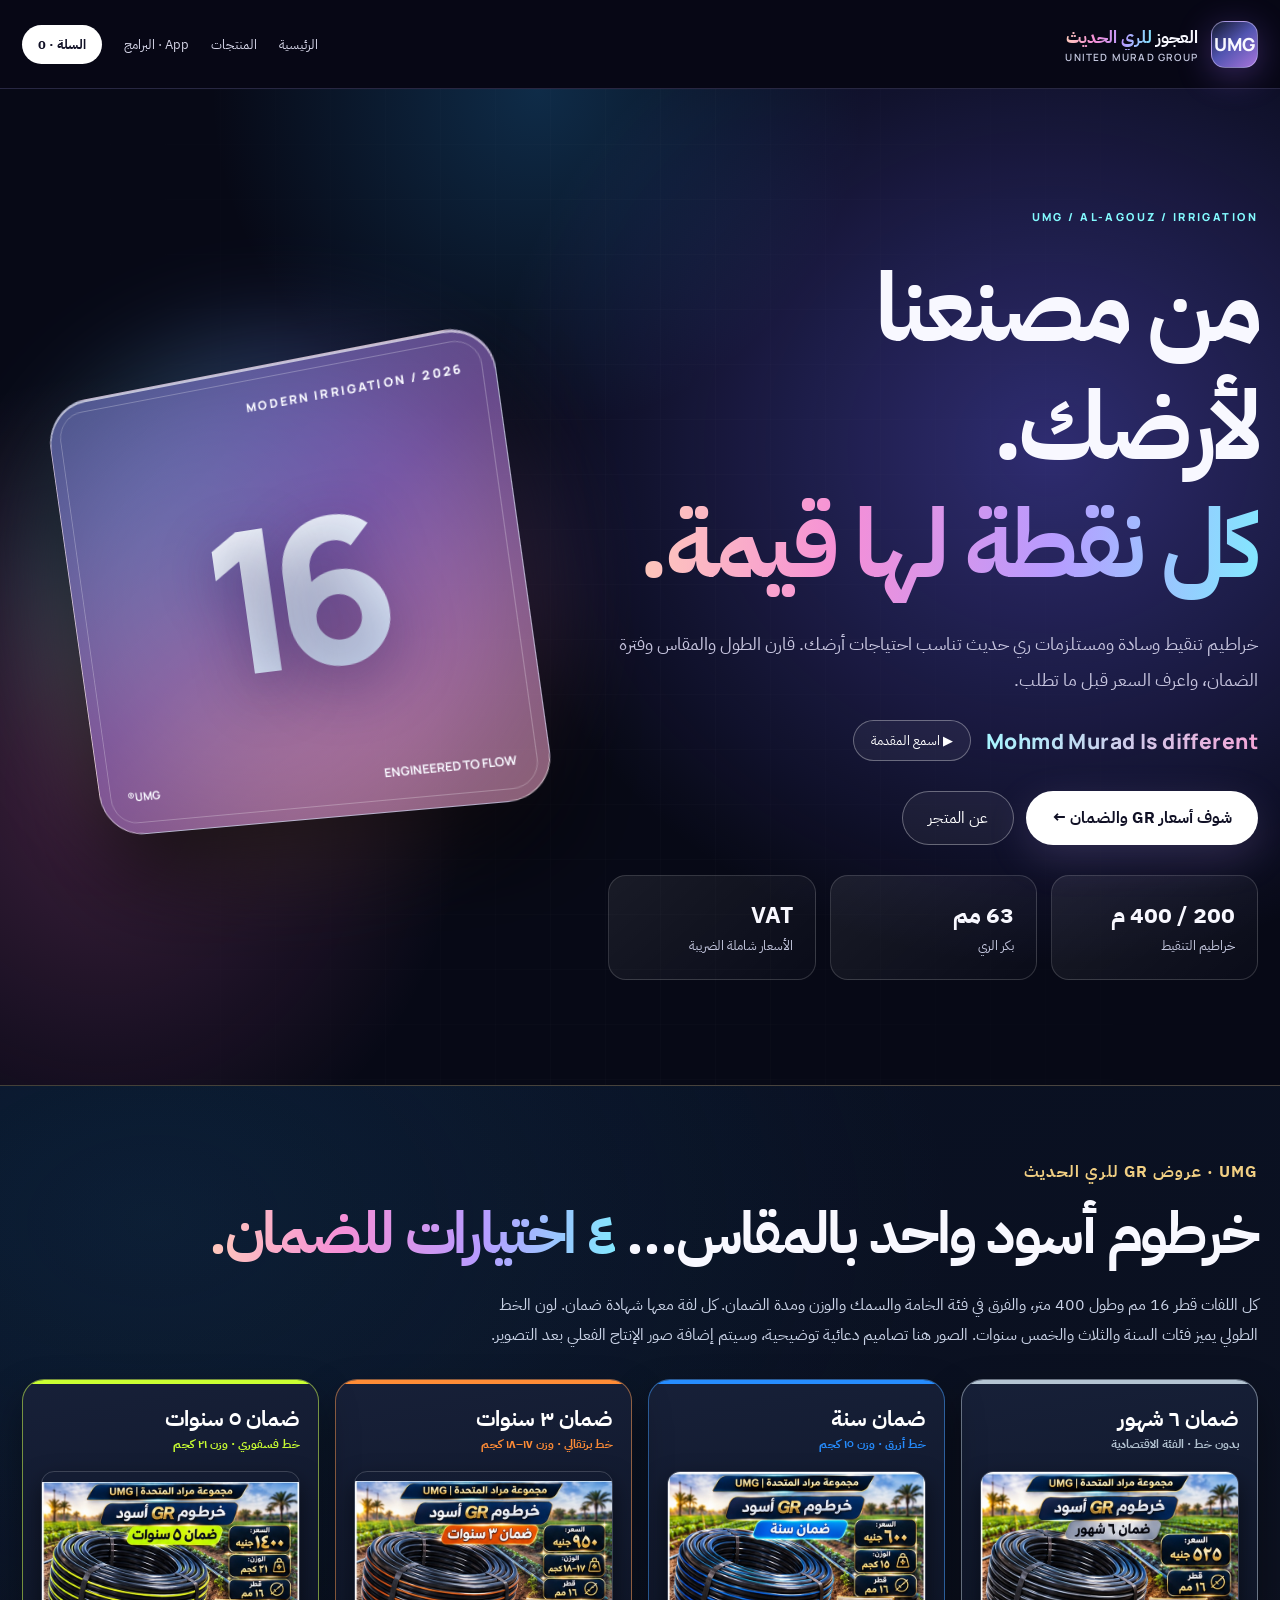
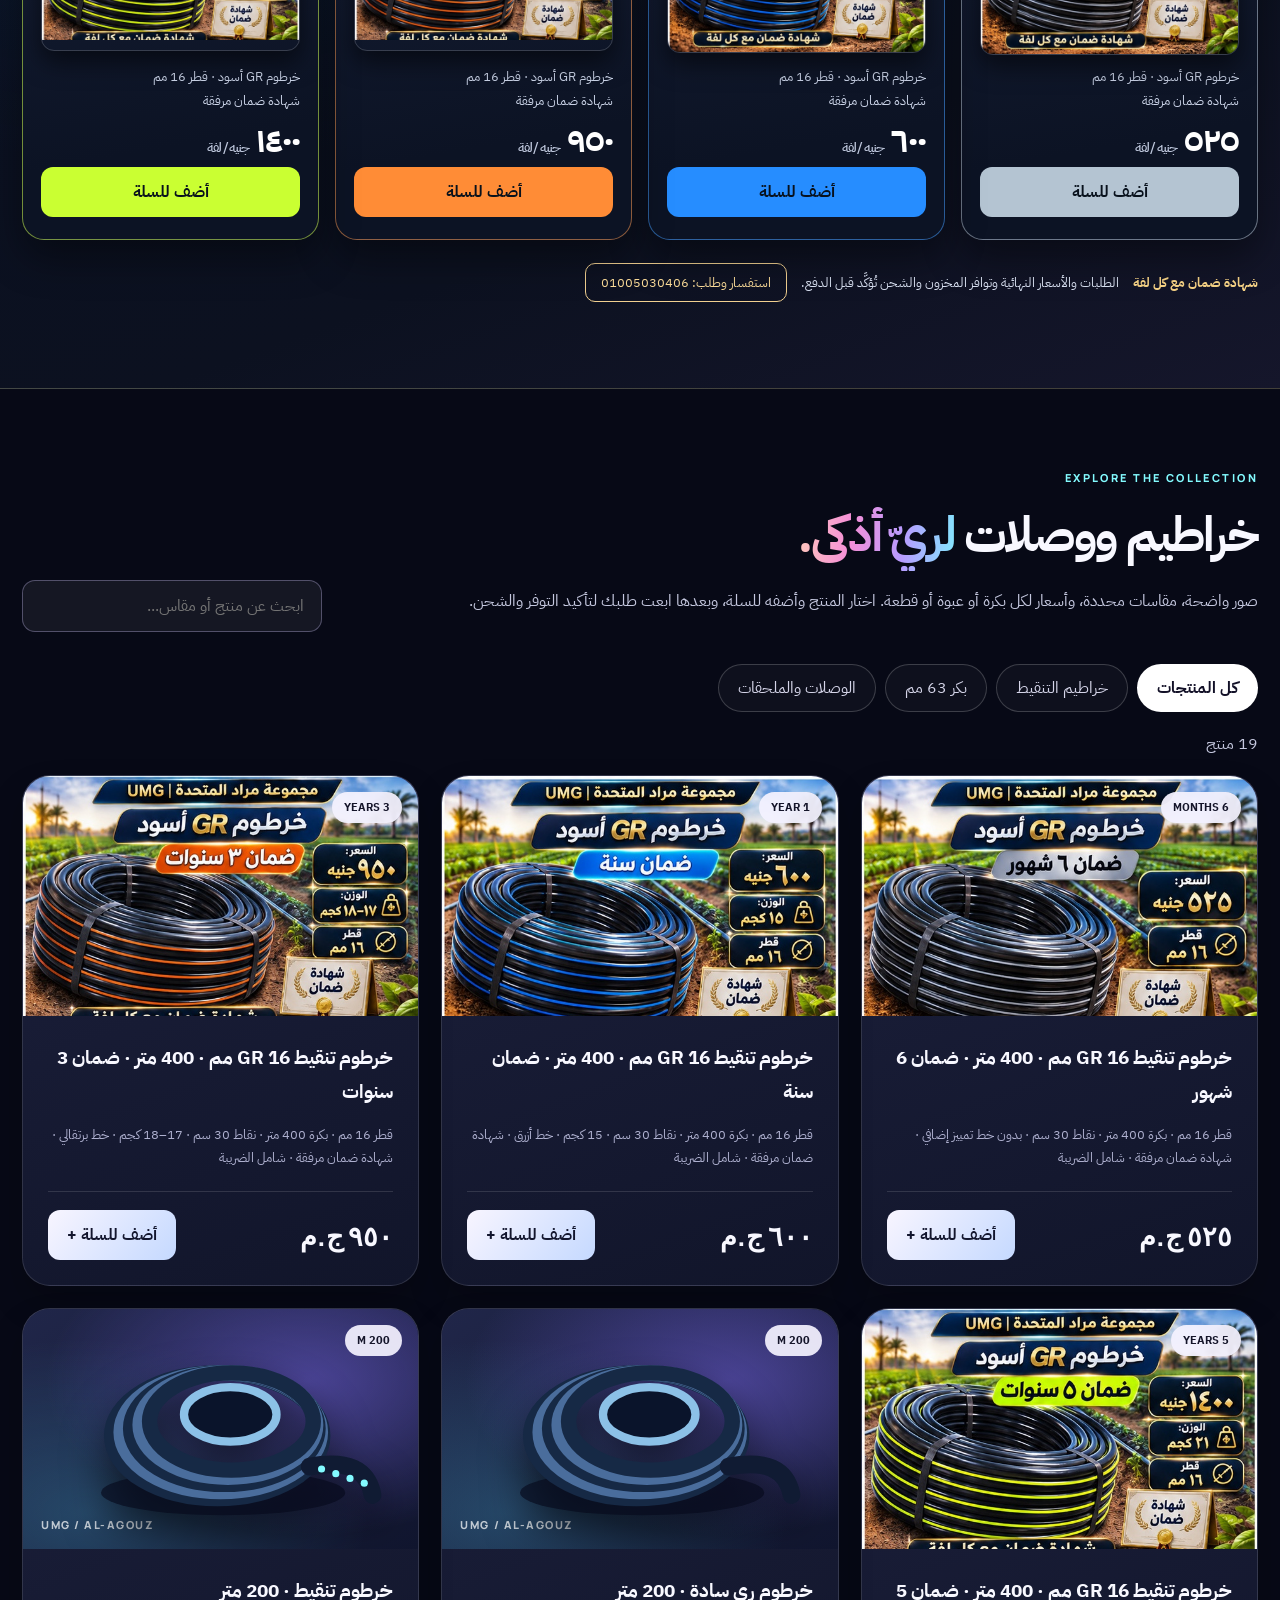
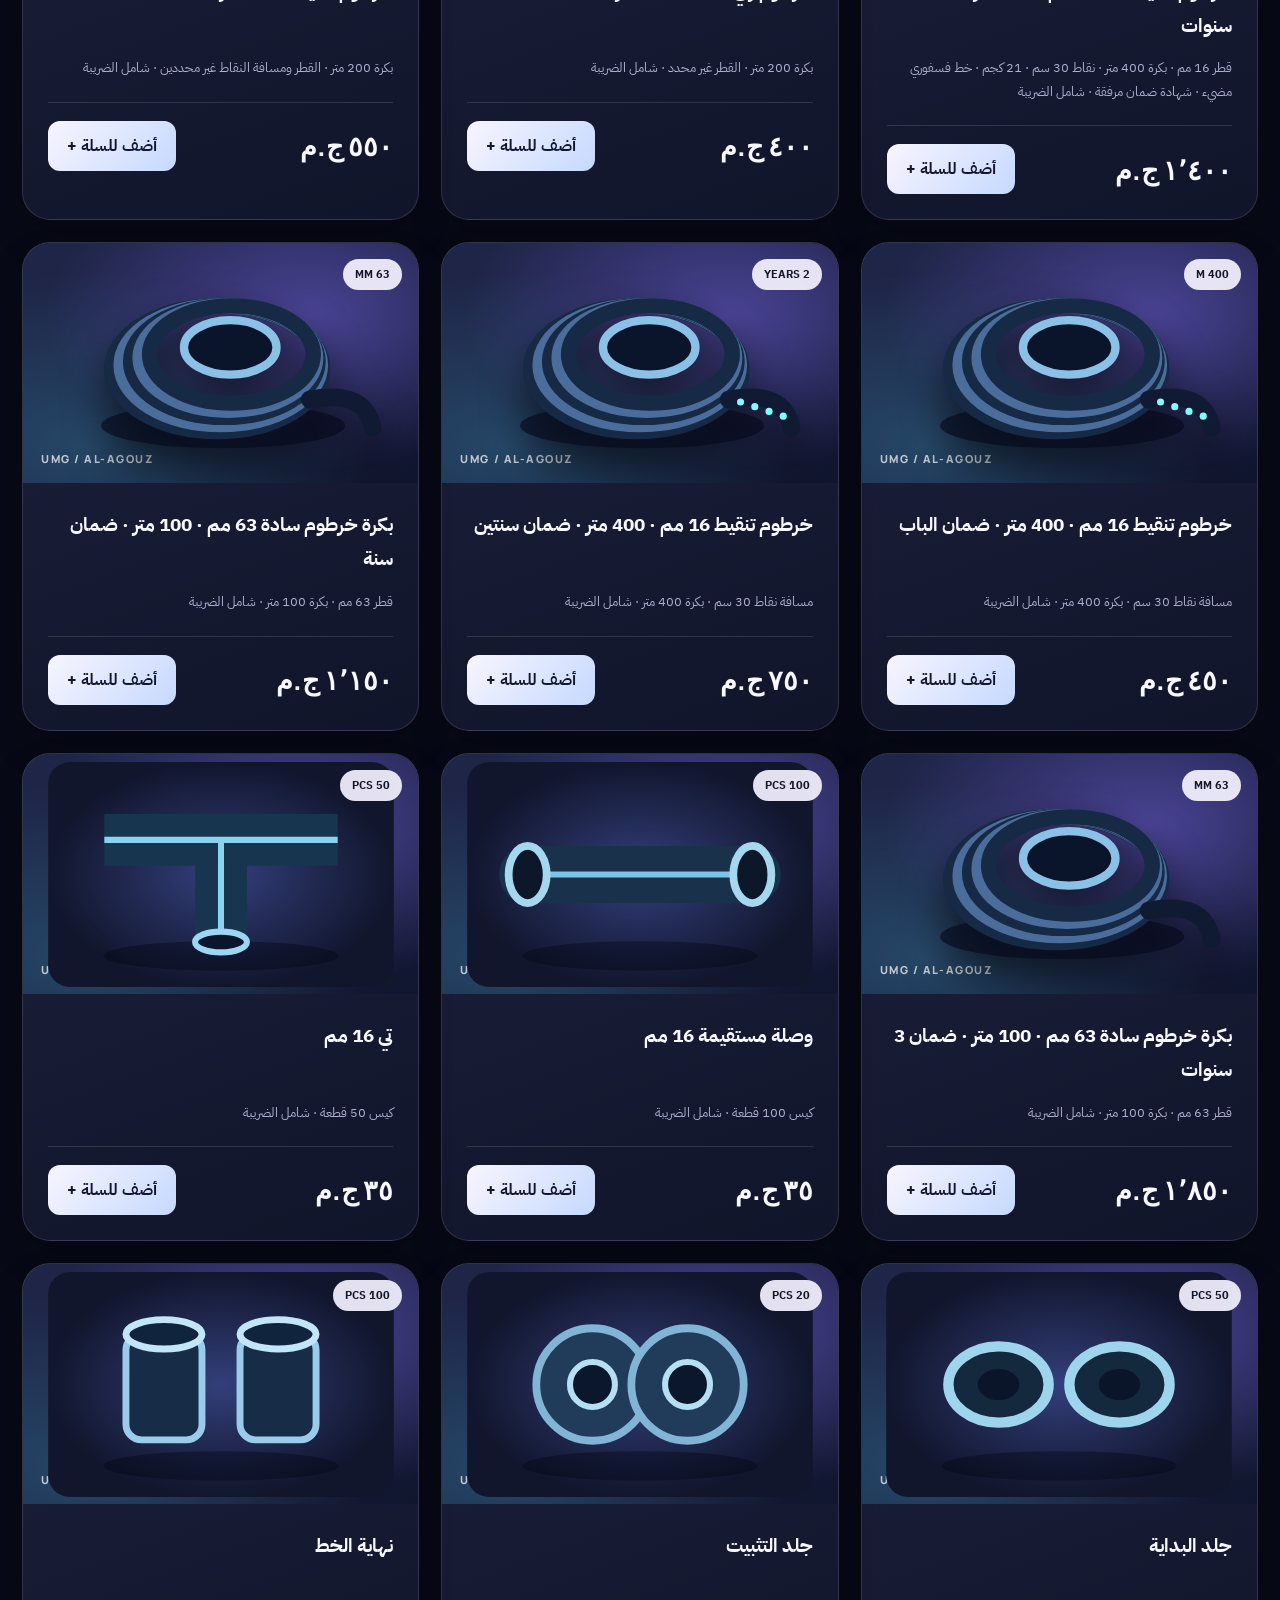
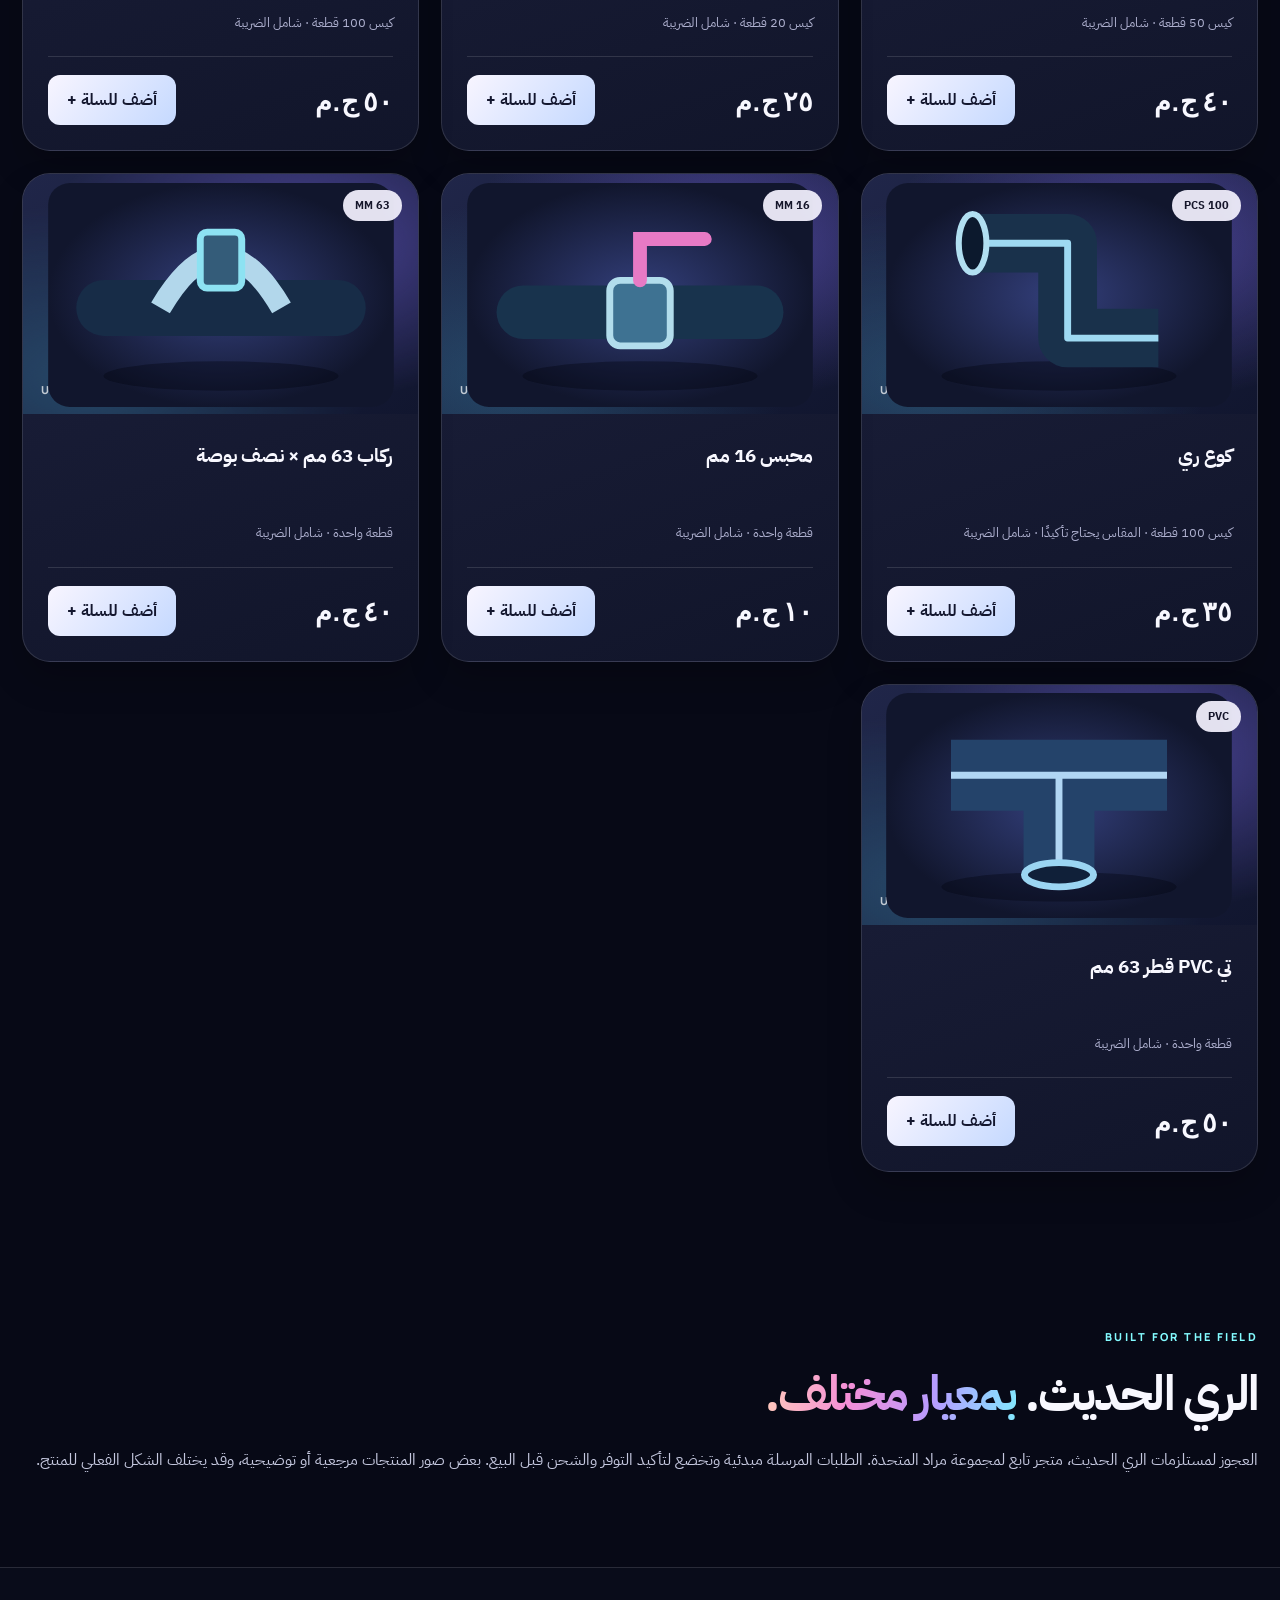
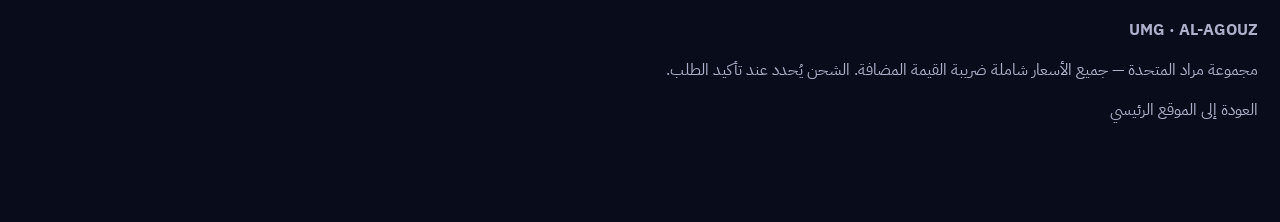
<file: shop/index.html>
<!doctype html><html lang="ar" dir="rtl"><head><meta charset="utf-8"><meta name="viewport" content="width=device-width,initial-scale=1,viewport-fit=cover"><meta name="theme-color" content="#080816"><meta name="description" content="خراطيم GR 16 مم من مجموعة مراد المتحدة: ضمان 6 شهور وسنة و3 و5 سنوات، مع شهادة ضمان لكل لفة وأسعار واضحة."><title>العجوز | Modern Irrigation Store — UMG</title><link rel="icon" href="/assets/logo/favicon.png"><link rel="preconnect" href="https://fonts.googleapis.com"><link rel="preconnect" href="https://fonts.gstatic.com" crossorigin><link href="https://fonts.googleapis.com/css2?family=Manrope:wght@400;500;600;700;800&family=IBM+Plex+Sans+Arabic:wght@400;500;600;700;800&display=swap" rel="stylesheet"><style>
:root{font-family:"IBM Plex Sans Arabic","Manrope",sans-serif;color:#f8f8ff;background:#080816;--dim:#b9bad5;--line:rgba(255,255,255,.13);--cyan:#83fbff;--purple:#a295ff;--pink:#ff89d8}*{box-sizing:border-box}html{scroll-behavior:smooth}body{margin:0;overflow-x:hidden;background:#080816;color:#f8f8ff}a{color:inherit;text-decoration:none}button,input{font:inherit}button{cursor:pointer}button:focus-visible,a:focus-visible,input:focus-visible{outline:2px solid var(--cyan);outline-offset:3px}.wrap{width:min(1240px,calc(100% - 44px));margin-inline:auto}.nav{position:sticky;top:0;z-index:50;background:rgba(8,8,22,.83);backdrop-filter:blur(22px);border-bottom:1px solid var(--line)}.navin{min-height:80px;display:flex;align-items:center;justify-content:space-between;gap:20px}.logo{display:flex;align-items:center;gap:13px}.mark{width:47px;height:47px;display:grid;place-items:center;border-radius:14px;background:linear-gradient(140deg,#343b9b,#a05ddc 55%,#f89db7);box-shadow:0 8px 35px #9b67fa55;font:800 18px Manrope}.logo strong{display:block;font-size:17px}.logo small{display:block;color:var(--dim);font:600 10px Manrope;letter-spacing:.12em}.navlinks{display:flex;gap:22px;align-items:center;font-size:13px;color:#d7d7e9}.navlinks a:hover{color:var(--cyan)}.pill{border:1px solid #ffffff40;border-radius:50px;padding:10px 16px;background:#ffffff0c;color:white}.cartbtn{background:white;color:#101025;border:0;font-weight:800}.hero{position:relative;isolation:isolate;overflow:hidden;padding:105px 0 95px;min-height:600px}.hero:before{content:"";position:absolute;inset:0;z-index:-3;background:radial-gradient(ellipse 55% 65% at 82% 36%,#635be86e,transparent 80%),radial-gradient(ellipse 38% 55% at 8% 70%,#ed67b73a,transparent 75%),radial-gradient(ellipse 30% 40% at 42% 0%,#248bd144,transparent 85%)}.hero:after{content:"";position:absolute;inset:0;z-index:-2;opacity:.18;background-image:linear-gradient(#ffffff15 1px,transparent 1px),linear-gradient(90deg,#ffffff15 1px,transparent 1px);background-size:55px 55px;mask-image:linear-gradient(90deg,transparent,#000,transparent)}.herogrid{display:grid;grid-template-columns:1.1fr .9fr;align-items:center;gap:55px}.eyebrow{color:var(--cyan);font:800 11px Manrope;letter-spacing:.2em;text-transform:uppercase}.hero h1{font-size:clamp(49px,7vw,94px);line-height:1.18;letter-spacing:-.07em;margin:22px 0}.grad{background:linear-gradient(95deg,#ffcbba,#f58fd7,#b79bff,#82e8fe);-webkit-background-clip:text;background-clip:text;color:transparent}.hero p{font-size:17px;line-height:2;color:#c7c5df;max-width:540px}.actions{display:flex;gap:12px;flex-wrap:wrap;margin-top:30px}.primary{border:0;background:#fff;color:#101025;border-radius:40px;padding:15px 26px;font-weight:800}.secondary{border:1px solid #ffffff55;background:#ffffff0d;color:white;border-radius:40px;padding:14px 25px}.visual{aspect-ratio:1.1;position:relative;display:grid;place-items:center}.orb{position:absolute;width:90%;aspect-ratio:1;border-radius:50%;background:conic-gradient(from 20deg,#6d80ff,#ec80d5,#ffbd9b,#72e2fa,#6d80ff);filter:blur(58px);opacity:.43;animation:turn 22s linear infinite}@keyframes turn{to{transform:rotate(360deg)}}.glass{position:relative;width:86%;aspect-ratio:1;border-radius:35px;border:1px solid #ffffff88;background:linear-gradient(140deg,#636bda90,#d57ee27a 55%,#ffa28a88);box-shadow:0 35px 100px #02031399,inset 0 2px #ffffff66;display:flex;flex-direction:column;justify-content:space-between;padding:30px;transform:rotate(-7deg)}.glass:before{content:"";position:absolute;inset:11px;border:1px solid #ffffff40;border-radius:27px;pointer-events:none}.glass .over{font:800 12px Manrope;letter-spacing:.18em}.glass .number{font:800 clamp(100px,16vw,200px) Manrope;letter-spacing:-.12em;text-align:center;text-shadow:0 18px 60px #18134e77;line-height:1}.glass .bottom{display:flex;justify-content:space-between;font:700 12px Manrope}.stats{display:grid;grid-template-columns:repeat(3,1fr);gap:14px;margin-top:30px}.stat{padding:22px;border:1px solid var(--line);background:#ffffff08;border-radius:18px}.stat b{display:block;font-size:23px}.stat small{color:var(--dim)}.section{padding:76px 0}.sectiontop{display:flex;align-items:end;justify-content:space-between;gap:18px;flex-wrap:wrap;margin-bottom:26px}.section h2{font-size:clamp(30px,4vw,48px);letter-spacing:-.04em;margin:10px 0}.muted{color:var(--dim);line-height:1.8}.filters{display:flex;gap:9px;flex-wrap:wrap}.filter{border:1px solid #ffffff30;background:#ffffff08;color:#d5d5e9;padding:11px 19px;border-radius:30px}.filter.active{background:#fff;color:#121027;font-weight:800}.search{background:#ffffff0a;border:1px solid #ffffff2e;border-radius:13px;padding:13px 17px;color:white;width:min(100%,300px)}.catalog{display:grid;grid-template-columns:repeat(3,minmax(0,1fr));gap:19px}.product{min-width:0;background:linear-gradient(155deg,#191a3b,#111227 80%);border:1px solid #ffffff20;border-radius:24px;overflow:hidden;transition:transform .25s,border-color .25s}.product:hover{transform:translateY(-5px);border-color:#c2a4ff99}.art{height:205px;position:relative;display:grid;place-items:center;overflow:hidden;background:radial-gradient(ellipse at 70% 35%,#6b64d75e,transparent 65%),radial-gradient(ellipse at 20% 85%,#3c9ee540,transparent 65%),#141735}.art:before{content:"";position:absolute;width:195px;height:195px;border-radius:50%;border:27px solid #101726;box-shadow:0 0 0 5px #456c9b,0 0 0 11px #172b4e,0 0 0 17px #40618b,0 0 0 23px #101b32,0 20px 50px #0009;transform:rotateX(30deg) rotate(-18deg)}.product[data-type="extra"] .art:before{width:105px;height:105px;border-width:18px;border-color:#111a34;box-shadow:0 0 0 8px #82b8d6,0 0 0 18px #263e66,0 20px 45px #0007;transform:rotateX(50deg) rotate(30deg)}.art span{position:absolute;bottom:17px;left:18px;font:800 11px Manrope;letter-spacing:.14em;color:#ffffffb8}.tag{position:absolute;top:16px;right:16px;background:#ffffffed;color:#15152a;padding:7px 12px;border-radius:30px;font-size:11px;font-weight:800}.details{padding:22px}.details h3{font-size:17px;line-height:1.8;min-height:61px;margin:0 0 12px}.meta{color:#aeb0cf;font-size:12px}.buy{display:flex;align-items:center;justify-content:space-between;gap:10px;margin-top:22px}.price{font:800 25px Manrope}.price small{font:500 12px "IBM Plex Sans Arabic";color:#aaaecb}.add{border:1px solid #ffffff50;background:#ffffff15;color:white;border-radius:12px;padding:12px 17px;font-weight:800}.add:hover{background:white;color:#17162b}.foot{padding:50px 0 100px;border-top:1px solid var(--line);color:#aeb0cb}.drawer{position:fixed;inset:0;z-index:100;display:none}.drawer.open{display:block}.shade{position:absolute;inset:0;background:#020311bb;backdrop-filter:blur(7px)}.panel{position:absolute;left:0;top:0;bottom:0;width:min(100%,470px);background:#111329;border-right:1px solid #ffffff30;padding:25px;display:flex;flex-direction:column;box-shadow:20px 0 70px #0008}.panelhead{display:flex;justify-content:space-between;align-items:center}.close{border:1px solid #ffffff50;background:transparent;color:white;border-radius:50%;width:42px;height:42px}.cartlines{overflow:auto;flex:1;margin:20px 0}.line{padding:16px 0;border-bottom:1px solid #ffffff1e}.line strong{display:block;margin-bottom:10px}.linebottom{display:flex;justify-content:space-between;align-items:center}.qty{display:flex;gap:12px;align-items:center}.qty button{background:#ffffff1c;color:white;border:1px solid #ffffff33;border-radius:8px;width:32px;height:32px}.checkout{border-top:1px solid #ffffff25;padding-top:20px}.checkout .total{display:flex;justify-content:space-between;font-size:22px;font-weight:800;margin-bottom:10px}.checkout button{width:100%;margin-top:9px}.empty{color:#b9bad5;line-height:2}.toast{position:fixed;bottom:22px;right:22px;background:#fff;color:#17152b;border-radius:14px;padding:13px 19px;z-index:110;box-shadow:0 12px 35px #0008;display:none}.toast.show{display:block}@media(max-width:950px){.herogrid{grid-template-columns:1fr}.visual{display:none}.catalog{grid-template-columns:repeat(2,minmax(0,1fr))}.hero{min-height:auto;padding:75px 0}.navlinks{gap:10px}}@media(max-width:600px){.wrap{width:calc(100% - 30px)}.navin{min-height:70px}.logo strong{font-size:13px}.logo small{font-size:9px}.mark{width:39px;height:39px}.navlinks>a:not(.cartbtn){display:none}.catalog{grid-template-columns:1fr}.hero h1{font-size:54px}.stats{gap:8px}.stat{padding:12px}.stat b{font-size:17px}.stat small{font-size:10px}.section{padding:55px 0}.art{height:190px}.panel{padding:18px}}@media(prefers-reduced-motion:reduce){*,*:before,*:after{animation:none!important;scroll-behavior:auto!important}}

/* UMG flagship storefront — editorial premium treatment */
:root{--dim:#c5c8df}body{background:#070916}body:before{content:"";position:fixed;inset:0;z-index:-1;pointer-events:none;background:radial-gradient(ellipse 55% 30% at 100% 5%,#443a8d30,transparent),radial-gradient(ellipse 45% 30% at 0% 75%,#16416d22,transparent)}.nav{border-bottom-color:#b0a8ff32}.navin{min-height:88px}.mark{background:linear-gradient(140deg,#12182c,#5154b0 48%,#a775db);border:1px solid #d7caff80}.hero{min-height:680px;padding-block:115px 105px}.hero h1{font-weight:800;line-height:1.09;letter-spacing:-.075em;font-size:clamp(56px,7.5vw,112px)}.hero p{max-width:620px;font-size:18px}.eyebrow{letter-spacing:.22em}.primary{box-shadow:0 13px 40px #c4a9ff2c;transition:transform .2s,box-shadow .2s}.primary:hover{transform:translateY(-3px);box-shadow:0 18px 46px #c4a9ff55}.secondary{transition:background .2s}.secondary:hover{background:#ffffff20}.glass{border-radius:45px;transform:rotate(-8deg) perspective(700px) rotateY(-9deg);background:linear-gradient(145deg,#6d79c4a8,#9969c5a0 48%,#eea2bd90);box-shadow:0 45px 100px #000b,inset 0 2px #ffffffa0}.glass .number{background:linear-gradient(160deg,#fff,#d7e9ff);background-clip:text;-webkit-background-clip:text;color:transparent}.sectiontop{margin-bottom:32px}.filters{margin-bottom:18px}.filter{transition:background .2s,transform .2s}.filter:hover{transform:translateY(-2px)}.catalog{gap:22px}.product{border-radius:28px;background:linear-gradient(160deg,#1c203c,#11152a);box-shadow:0 18px 35px #0003;transition:transform .28s,border-color .28s,box-shadow .28s}.product:hover{transform:translateY(-8px);box-shadow:0 25px 60px #0008;border-color:#b4b1ff8a}.art{height:240px;background:radial-gradient(ellipse at 72% 30%,#7463e08c,transparent 65%),radial-gradient(ellipse at 16% 85%,#3e96b957,transparent 60%),linear-gradient(145deg,#202649,#11162f)}.art:before{display:none}.art svg{width:96%!important;height:94%!important;filter:drop-shadow(0 20px 20px #0009)!important;transition:transform .4s}.product:hover .art svg{transform:scale(1.07) rotate(-2deg)}.tag{z-index:3;backdrop-filter:blur(12px);background:#f5f3ffec}.details{padding:25px}.details h3{font-size:19px;min-height:70px}.meta{font-size:13px;line-height:1.8}.buy{border-top:1px solid #ffffff20;padding-top:18px}.price{font-size:27px}.add{background:linear-gradient(130deg,#f8f5ff,#c5d9ff);color:#13162e;border:0;padding:13px 19px;transition:transform .2s}.add:hover{transform:translateY(-2px);background:white}.search{background:#ffffff0f;border-color:#d3cbff52}.search:focus{border-color:#83fbff}.stat{background:linear-gradient(140deg,#ffffff13,#ffffff04);border-color:#ffffff27}.foot{background:#090c1a}.panel{background:linear-gradient(145deg,#171a36,#0d1023)}@media(max-width:950px){.hero{min-height:unset;padding-block:85px}.catalog{grid-template-columns:repeat(2,minmax(0,1fr))}}@media(max-width:600px){.hero{padding-block:70px 50px}.hero h1{font-size:59px}.catalog{grid-template-columns:1fr}.art{height:230px}.details h3{min-height:auto}.navin{min-height:72px}.stat{min-height:78px}}

/* Product diameter distinction: 63 mm coil vs 16 mm drip */
.product[data-type="coil"] .art img{transform:scale(1.13);transform-origin:center;max-width:100%}.product[data-type="drip"] .art img{transform:scale(.83);transform-origin:center}.product[data-type="coil"]:hover .art img{transform:scale(1.18)}.product[data-type="drip"]:hover .art img{transform:scale(.88)}
.voice-intro{display:flex;align-items:center;gap:15px;flex-wrap:wrap;margin-top:22px}.voice-brand{font:800 clamp(14px,2vw,21px) Manrope,sans-serif;letter-spacing:.02em;background:linear-gradient(90deg,#a7f5ff,#f4a5d7);background-clip:text;-webkit-background-clip:text;color:transparent}.voice-intro button{padding:10px 17px;font-size:13px}.voice-intro #voice-status{font-size:12px;color:#b8c1db}.hero p{max-width:660px}.hero h1{letter-spacing:-.045em;line-height:1.23}@media(max-width:600px){.hero h1{font-size:clamp(41px,11vw,59px)}.voice-intro{gap:10px}}

/* GR campaign storefront — deliberate product-led layout */
.gr-featured{padding:74px 0 86px;background:radial-gradient(ellipse at 12% 15%,#16476b42,transparent 50%),linear-gradient(160deg,#081023,#0c1120 70%,#15162b);border-block:1px solid #e9cd8040}
.gr-kicker{display:inline-block;color:#f1cf83;font-weight:800;letter-spacing:.06em}
.gr-featured h2{font-size:clamp(32px,4.5vw,58px);line-height:1.35;letter-spacing:-.04em;margin:12px 0}
.gr-featured p{color:#cbd4e8;line-height:1.9;max-width:780px}
.gr-grid{display:grid;grid-template-columns:repeat(4,minmax(0,1fr));gap:16px;margin-top:28px}
.gr-card{position:relative;min-width:0;overflow:hidden;display:flex;flex-direction:column;border:1px solid color-mix(in srgb,var(--stripe) 45%,#fff2);border-radius:22px;padding:22px 18px;background:linear-gradient(170deg,#172038,#0c1324 77%);box-shadow:0 18px 38px #0006}
.gr-card:before{content:"";height:4px;background:var(--stripe);position:absolute;top:0;inset-inline:0}
.gr-duration{font-size:22px;font-weight:800;margin:0 0 10px;color:#fff}
.gr-duration small{display:block;font-size:12px;color:var(--stripe)}
.gr-coil{width:100%;height:140px;display:grid;place-items:center;position:relative;margin:8px 0 14px;isolation:isolate}
.gr-coil:before{content:"";width:165px;height:106px;max-width:85%;border-radius:50%;border:24px solid #10151b;background:#070b12;box-shadow:0 5px 0 5px var(--stripe),0 14px 0 12px #161d26,0 18px 0 15px #0a0f16,0 26px 27px #000e;transform:rotate(-12deg);outline:1px solid #8fa2b044}
.gr-coil:after{content:"";position:absolute;left:20%;right:20%;bottom:0;height:13px;background:#0009;filter:blur(12px);z-index:-1}
.gr-weight{min-height:43px;margin:0;color:#cad7e8;font-size:13px}
.gr-price{font:800 35px "IBM Plex Sans Arabic",sans-serif;color:#fff;letter-spacing:-.03em}
.gr-price small{font-size:14px;font-weight:500;color:#bfc8dd}
.gr-cta{margin-top:auto;border:0;border-radius:12px;padding:13px;background:var(--stripe);color:#08111c;font-weight:900;transition:filter .2s,transform .2s}
.gr-cta:hover{filter:brightness(1.12);transform:translateY(-2px)}
.gr-footnote{margin-top:23px;display:flex;gap:14px;flex-wrap:wrap;align-items:center;color:#dce4f5;font-size:13px}
.gr-footnote b{color:#f9d587}
.gr-cta-out{display:inline-block;border:1px solid #f1d090;color:#ffdf9b;padding:9px 15px;border-radius:10px}
.gr-card[data-tier="drip6"] .gr-coil:before{box-shadow:0 5px 0 5px #18202a,0 14px 0 12px #161d26,0 18px 0 15px #0a0f16,0 26px 27px #000e}
@media(max-width:1030px){.gr-grid{grid-template-columns:repeat(2,minmax(0,1fr))}}@media(max-width:600px){.gr-featured{padding:50px 0 58px}.gr-grid{grid-template-columns:repeat(2,minmax(0,1fr));gap:10px}.gr-card{padding:17px 11px}.gr-coil{height:120px}.gr-coil:before{width:120px;height:80px;border-width:17px}.gr-duration{font-size:18px}.gr-price{font-size:27px}.gr-weight{font-size:11px}.gr-cta{font-size:12px;padding:10px 6px}.gr-featured h2{font-size:33px}}

/* GR product photography campaign — no external image hotlinks */
.gr-coil{height:auto;aspect-ratio:1.44;min-height:0;margin:8px 0 14px}
.gr-coil:before,.gr-coil:after{display:none!important}
.gr-coil .gr-photo{width:100%;height:100%;object-fit:contain;border-radius:13px;border:1px solid #ffffff2c;box-shadow:0 11px 24px #0008;display:block}
.gr-card[data-tier="drip6"] .gr-coil:before{display:none!important}
.product[data-type="drip"] .art img[src*="/shop/assets/gr_"]{width:100%!important;height:100%!important;max-width:100%;object-fit:contain;transform:none!important;filter:none!important}
.product[data-type="drip"]:hover .art img[src*="/shop/assets/gr_"]{transform:scale(1.02)!important}
@media(max-width:600px){.gr-coil{height:auto;aspect-ratio:1.44}}
</style></head><body><header class="nav"><div class="wrap navin"><a class="logo" href="/"><span class="mark">UMG</span><span><strong>العجوز <span class="grad">للري الحديث</span></strong><small>UNITED MURAD GROUP</small></span></a><nav class="navlinks" aria-label="التنقل"><a href="/">الرئيسية</a><a href="#catalog">المنتجات</a><a href="/#universes">App · البرامج</a><button class="pill cartbtn" id="open-cart" aria-label="فتح سلة المشتريات">السلة · <span id="cart-count">0</span></button></nav></div></header><main><section class="hero"><div class="wrap herogrid"><div><span class="eyebrow">UMG / AL-AGOUZ / IRRIGATION</span><h1>من مصنعنا لأرضك.<br><span class="grad">كل نقطة لها قيمة.</span></h1><p>خراطيم تنقيط وسادة ومستلزمات ري حديث تناسب احتياجات أرضك. قارن الطول والمقاس وفترة الضمان، واعرف السعر قبل ما تطلب.</p><div class="voice-intro"><span class="voice-brand">Mohmd Murad Is different</span><button type="button" id="play-intro" class="secondary" aria-label="تشغيل المقدمة الصوتية بالإنجليزية">▶ اسمع المقدمة</button><span id="voice-status" role="status"></span></div><div class="actions"><a class="primary" href="#gr-offers">شوف أسعار GR والضمان ←</a><a class="secondary" href="#about">عن المتجر</a></div><div class="stats"><div class="stat"><b>200 / 400 م</b><small>خراطيم التنقيط</small></div><div class="stat"><b>63 مم</b><small>بكر الري</small></div><div class="stat"><b>VAT</b><small>الأسعار شاملة الضريبة</small></div></div></div><div class="visual" aria-hidden="true"><div class="orb"></div><div class="glass"><div class="over">MODERN IRRIGATION / 2026</div><div class="number">16</div><div class="bottom"><span>ENGINEERED TO FLOW</span><span>UMG®</span></div></div></div></div></section><section class="gr-featured" id="gr-offers" aria-labelledby="gr-title"><div class="wrap"><span class="gr-kicker">UMG · عروض GR للري الحديث</span><h2 id="gr-title">خرطوم أسود واحد بالمقاس… <span class="grad">٤ اختيارات للضمان.</span></h2><p>كل اللفات قطر 16 مم وطول 400 متر، والفرق في فئة الخامة والسمك والوزن ومدة الضمان. كل لفة معها شهادة ضمان. لون الخط الطولي يميز فئات السنة والثلاث والخمس سنوات. الصور هنا تصاميم دعائية توضيحية، وسيتم إضافة صور الإنتاج الفعلي بعد التصوير.</p><div class="gr-grid">
<article class="gr-card" data-tier="drip6" style="--stripe:#b4c4d2"><h3 class="gr-duration">ضمان ٦ شهور <small>بدون خط · الفئة الاقتصادية</small></h3><div class="gr-coil"><img class="gr-photo" src="/shop/assets/gr_6m.jpg" alt="تصميم إعلاني توضيحي: خرطوم GR ضمان 6 شهور" loading="lazy" decoding="async"></div><p class="gr-weight">خرطوم GR أسود · قطر 16 مم<br>شهادة ضمان مرفقة</p><div class="gr-price">٥٢٥ <small>جنيه / لفة</small></div><button class="gr-cta" data-featured-add="drip6">أضف للسلة</button></article>
<article class="gr-card" style="--stripe:#268dff"><h3 class="gr-duration">ضمان سنة <small>خط أزرق · وزن ١٥ كجم</small></h3><div class="gr-coil"><img class="gr-photo" src="/shop/assets/gr_1y.jpg" alt="تصميم إعلاني توضيحي: خرطوم GR ضمان سنة" loading="lazy" decoding="async"></div><p class="gr-weight">خرطوم GR أسود · قطر 16 مم<br>شهادة ضمان مرفقة</p><div class="gr-price">٦٠٠ <small>جنيه / لفة</small></div><button class="gr-cta" data-featured-add="drip1">أضف للسلة</button></article>
<article class="gr-card" style="--stripe:#ff8c36"><h3 class="gr-duration">ضمان ٣ سنوات <small>خط برتقالي · وزن ١٧–١٨ كجم</small></h3><div class="gr-coil"><img class="gr-photo" src="/shop/assets/gr_3y.jpg" alt="تصميم إعلاني توضيحي: خرطوم GR ضمان 3 سنوات" loading="lazy" decoding="async"></div><p class="gr-weight">خرطوم GR أسود · قطر 16 مم<br>شهادة ضمان مرفقة</p><div class="gr-price">٩٥٠ <small>جنيه / لفة</small></div><button class="gr-cta" data-featured-add="drip3">أضف للسلة</button></article>
<article class="gr-card" style="--stripe:#caff32"><h3 class="gr-duration">ضمان ٥ سنوات <small>خط فسفوري · وزن ٢١ كجم</small></h3><div class="gr-coil"><img class="gr-photo" src="/shop/assets/gr_5y.jpg" alt="تصميم إعلاني توضيحي: خرطوم GR ضمان 5 سنوات" loading="lazy" decoding="async"></div><p class="gr-weight">خرطوم GR أسود · قطر 16 مم<br>شهادة ضمان مرفقة</p><div class="gr-price">١٤٠٠ <small>جنيه / لفة</small></div><button class="gr-cta" data-featured-add="drip5">أضف للسلة</button></article></div>
<div class="gr-footnote"><b>شهادة ضمان مع كل لفة</b><span>الطلبات والأسعار النهائية وتوافر المخزون والشحن تُؤكَّد قبل الدفع.</span><a class="gr-cta-out" href="tel:+201005030406">استفسار وطلب: 01005030406</a></div></div></section><section class="section" id="catalog"><div class="wrap"><div class="sectiontop"><div><span class="eyebrow">EXPLORE THE COLLECTION</span><h2>خراطيم ووصلات <span class="grad">لريّ أذكى.</span></h2><p class="muted">صور واضحة، مقاسات محددة، وأسعار لكل بكرة أو عبوة أو قطعة. اختار المنتج وأضفه للسلة، وبعدها ابعت طلبك لتأكيد التوفر والشحن.</p></div><input class="search" id="search" type="search" placeholder="ابحث عن منتج أو مقاس..." aria-label="البحث في المنتجات"></div><div class="filters" role="group" aria-label="تصفية المنتجات"><button class="filter active" data-filter="all">كل المنتجات</button><button class="filter" data-filter="drip">خراطيم التنقيط</button><button class="filter" data-filter="coil">بكر 63 مم</button><button class="filter" data-filter="extra">الوصلات والملحقات</button></div><p id="result-count" class="muted" aria-live="polite"></p><div class="catalog" id="products"></div></div></section><section class="section" id="about"><div class="wrap"><span class="eyebrow">BUILT FOR THE FIELD</span><h2>الري الحديث. <span class="grad">بمعيار مختلف.</span></h2><p class="muted">العجوز لمستلزمات الري الحديث، متجر تابع لمجموعة مراد المتحدة. الطلبات المرسلة مبدئية وتخضع لتأكيد التوفر والشحن قبل البيع. بعض صور المنتجات مرجعية أو توضيحية، وقد يختلف الشكل الفعلي للمنتج.</p></div></section></main><footer class="foot"><div class="wrap"><strong>UMG · AL-AGOUZ</strong><p>مجموعة مراد المتحدة — جميع الأسعار شاملة ضريبة القيمة المضافة. الشحن يُحدد عند تأكيد الطلب.</p><a href="/">العودة إلى الموقع الرئيسي</a></div></footer><div class="drawer" id="drawer" role="dialog" aria-modal="true" aria-label="سلة المشتريات" aria-hidden="true"><div class="shade" id="shade"></div><aside class="panel"><div class="panelhead"><h2>سلة المشتريات</h2><button class="close" id="close-cart" aria-label="إغلاق السلة">✕</button></div><div class="cartlines" id="cart-lines"></div><div class="checkout"><div class="total"><span>الإجمالي</span><span id="cart-total">0 ج.م</span></div><p class="muted">شامل الضريبة · الشحن غير شامل · الطلب غير مؤكد حتى مراجعة الإدارة.</p><button class="primary" id="send-order">تجهيز طلب بالبريد</button><button class="secondary" id="copy-order">نسخ تفاصيل الطلب</button></div></aside></div><div class="toast" id="toast" role="status"></div><script src="/shop/shop.js" defer></script><script>document.getElementById("play-intro").addEventListener("click",function(){const status=document.getElementById("voice-status");if(!("speechSynthesis" in window)){status.textContent="الصوت غير مدعوم في هذا المتصفح";return}window.speechSynthesis.cancel();const u=new SpeechSynthesisUtterance("Mohmd Murad Is different");u.lang="en-US";u.rate=.86;u.pitch=.85;u.volume=1;const voices=window.speechSynthesis.getVoices();const voice=voices.find(v=>v.lang.startsWith("en")&&/male|daniel|alex|david/i.test(v.name))||voices.find(v=>v.lang.startsWith("en"));if(voice)u.voice=voice;u.onstart=()=>status.textContent="جارٍ تشغيل المقدمة";u.onend=()=>status.textContent="";u.onerror=()=>status.textContent="تعذر تشغيل الصوت";window.speechSynthesis.speak(u)})</script></body></html>
</file>
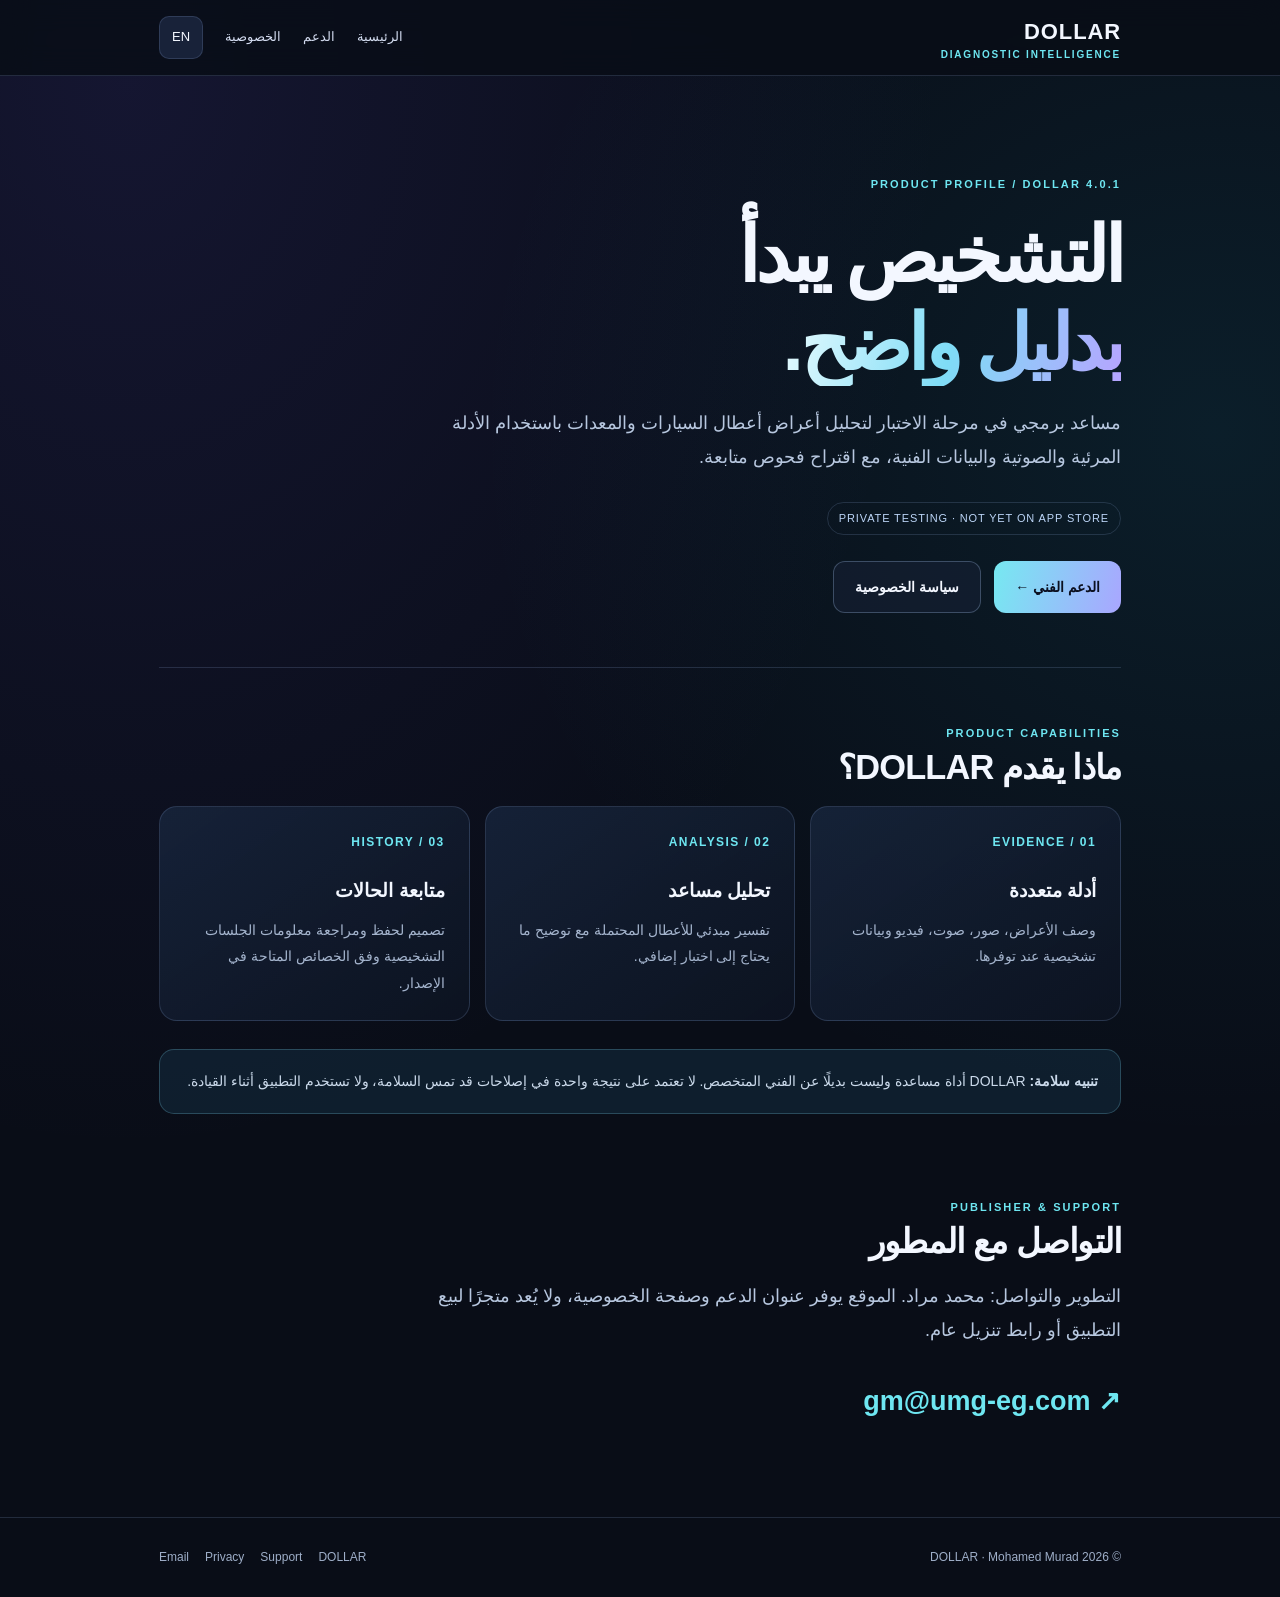
<file: apps/dollar/index.html>
<!doctype html>
<html lang="ar" dir="rtl"><head><meta charset="utf-8"><meta name="viewport" content="width=device-width,initial-scale=1,viewport-fit=cover"><meta name="theme-color" content="#090d17"><meta name="description" content="DOLLAR 4.0.1, experimental AI-powered vehicle and industrial diagnostic assistant by Mohamed Murad. Contact support, view privacy notice."><title>DOLLAR | AI Diagnostic Assistant — UMG</title><link rel="canonical" href="https://umg-eg.com/apps/dollar/"><link rel="icon" href="/assets/logo/favicon.png" type="image/png"><link rel="stylesheet" href="./dollar.css"></head>
<body><header class="header"><div class="wrap nav"><a href="/apps/dollar/" class="brand">DOLLAR<small>DIAGNOSTIC INTELLIGENCE</small></a><div class="right"><a href="/"><span data-ar>الرئيسية</span><span data-en>UMG</span></a><a href="/apps/dollar/support/"><span data-ar>الدعم</span><span data-en>Support</span></a><a href="/apps/dollar/privacy/"><span data-ar>الخصوصية</span><span data-en>Privacy</span></a><button id="language" type="button" class="lang" aria-label="Change language">EN</button></div></div></header><main class="wrap">
<section class="hero"><div class="kicker">PRODUCT PROFILE / DOLLAR 4.0.1</div><h1><span data-ar>التشخيص يبدأ<br><span class="gradient">بدليل واضح.</span></span><span data-en>Diagnostics start<br><span class="gradient">with better evidence.</span></span></h1>
<p class="lede"><span data-ar>مساعد برمجي في مرحلة الاختبار لتحليل أعراض أعطال السيارات والمعدات باستخدام الأدلة المرئية والصوتية والبيانات الفنية، مع اقتراح فحوص متابعة.</span><span data-en>An experimental assistant for analyzing vehicle and equipment symptoms using image, audio and technical evidence, and suggesting follow-up checks.</span></p><span class="tag">PRIVATE TESTING · NOT YET ON APP STORE</span>
<div class="actions"><a class="btn primary" href="/apps/dollar/support/"><span data-ar>الدعم الفني ←</span><span data-en>Get support →</span></a><a class="btn outline" href="/apps/dollar/privacy/"><span data-ar>سياسة الخصوصية</span><span data-en>Privacy notice</span></a></div></section>
<section class="section"><div class="kicker">PRODUCT CAPABILITIES</div><h2><span data-ar>ماذا يقدم DOLLAR؟</span><span data-en>What is DOLLAR designed to do?</span></h2>
<div class="cols"><div class="card"><span class="number">01 / EVIDENCE</span><h3><span data-ar>أدلة متعددة</span><span data-en>Multimodal evidence</span></h3><p><span data-ar>وصف الأعراض، صور، صوت، فيديو وبيانات تشخيصية عند توفرها.</span><span data-en>Symptoms, images, audio, video and diagnostic readings where available.</span></p></div>
<div class="card"><span class="number">02 / ANALYSIS</span><h3><span data-ar>تحليل مساعد</span><span data-en>Assisted analysis</span></h3><p><span data-ar>تفسير مبدئي للأعطال المحتملة مع توضيح ما يحتاج إلى اختبار إضافي.</span><span data-en>Preliminary fault hypotheses and clear indications of what needs further testing.</span></p></div>
<div class="card"><span class="number">03 / HISTORY</span><h3><span data-ar>متابعة الحالات</span><span data-en>Case tracking</span></h3><p><span data-ar>تصميم لحفظ ومراجعة معلومات الجلسات التشخيصية وفق الخصائص المتاحة في الإصدار.</span><span data-en>Designed to help review diagnostic sessions, depending on features available in the build.</span></p></div></div>
<div class="notice"><span data-ar><strong>تنبيه سلامة:</strong> DOLLAR أداة مساعدة وليست بديلًا عن الفني المتخصص. لا تعتمد على نتيجة واحدة في إصلاحات قد تمس السلامة، ولا تستخدم التطبيق أثناء القيادة.</span><span data-en><strong>Safety notice:</strong> DOLLAR is an assistant, not a replacement for a qualified technician. Do not rely on a single result for safety-critical repairs or use the app while driving.</span></div></section>
<section class="section"><div class="kicker">PUBLISHER & SUPPORT</div><h2><span data-ar>التواصل مع المطور</span><span data-en>Developer contact</span></h2><p class="lede"><span data-ar>التطوير والتواصل: محمد مراد. الموقع يوفر عنوان الدعم وصفحة الخصوصية، ولا يُعد متجرًا لبيع التطبيق أو رابط تنزيل عام.</span><span data-en>Developer contact: Mohamed Murad. This page offers support and privacy information; it is not a public download or store listing.</span></p><a class="mail" href="mailto:gm@umg-eg.com?subject=DOLLAR%20Support">gm@umg-eg.com ↗</a></section></main><footer class="foot"><div class="wrap"><span>© <span id="year">2026</span> DOLLAR · Mohamed Murad</span><div class="footlinks"><a href="/apps/dollar/">DOLLAR</a><a href="/apps/dollar/support/">Support</a><a href="/apps/dollar/privacy/">Privacy</a><a href="mailto:gm@umg-eg.com">Email</a></div></div></footer><script src="./dollar.js" defer></script></body></html>
</file>
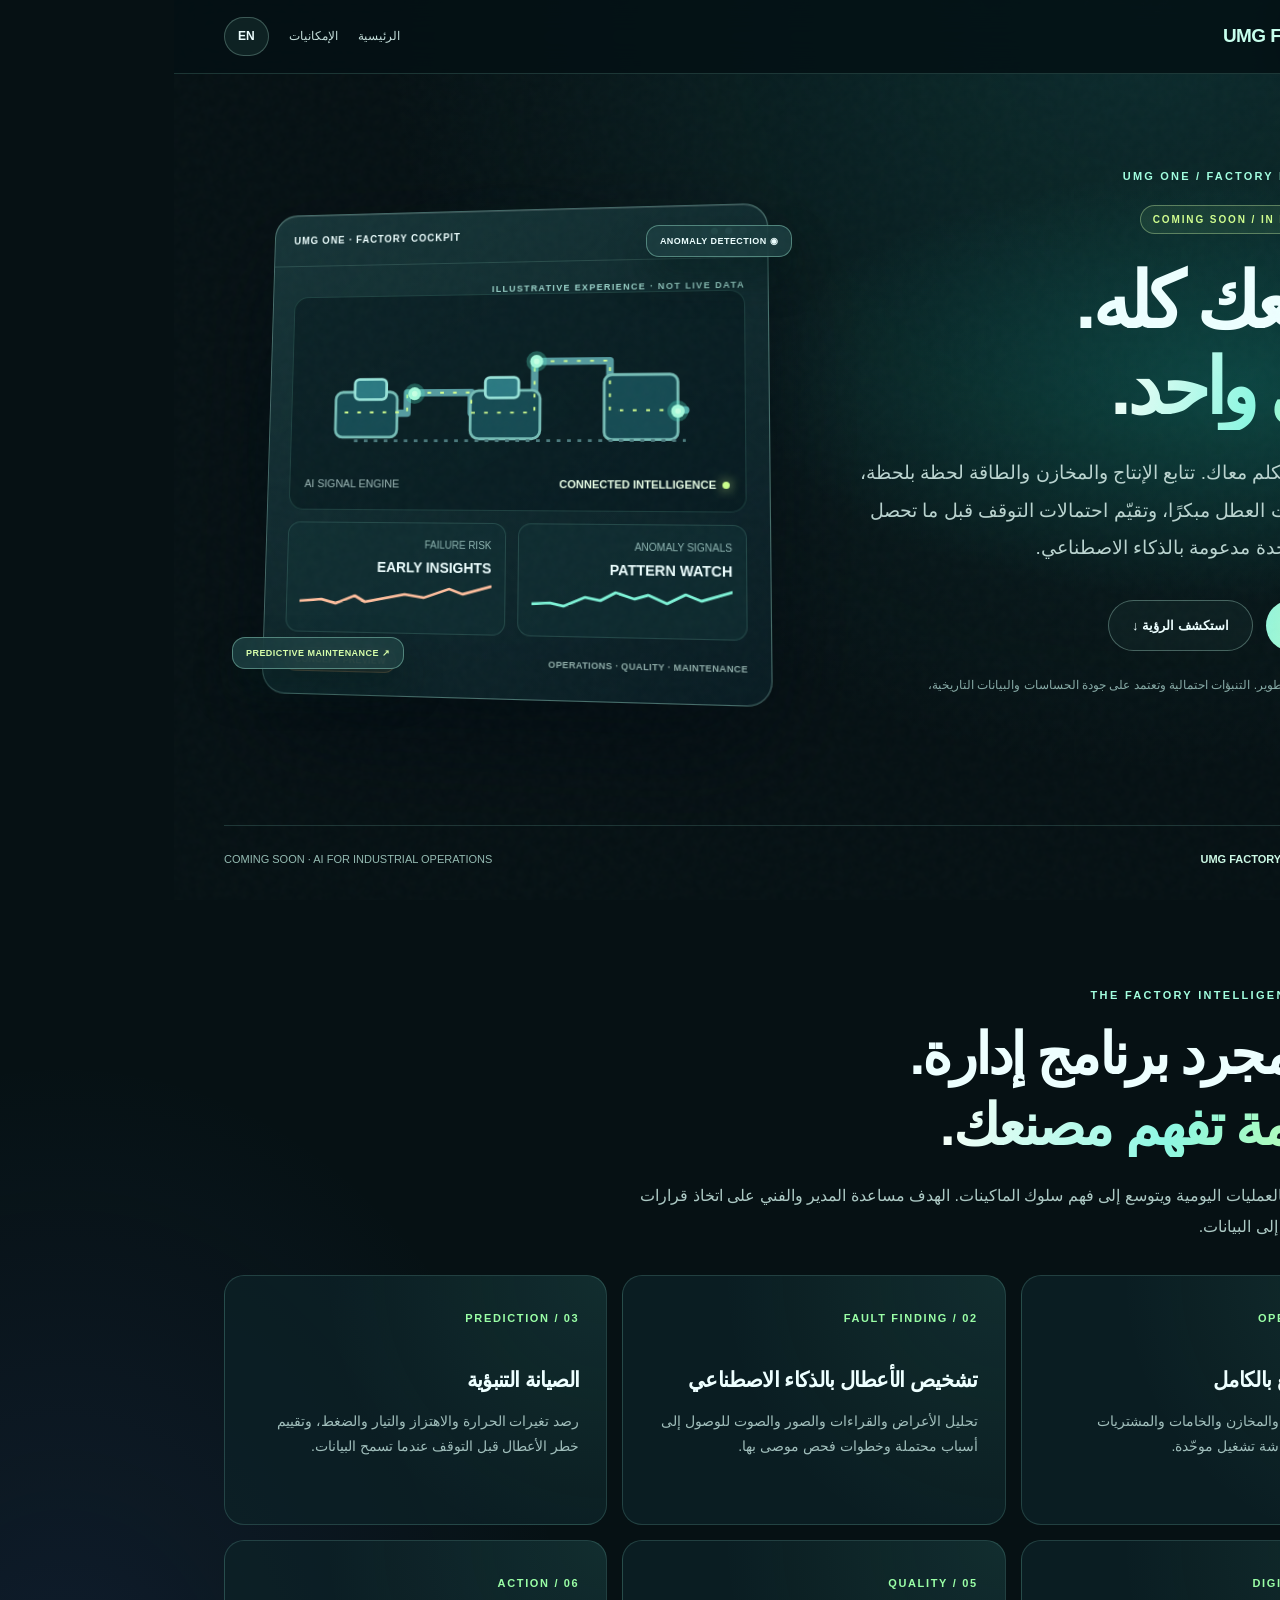
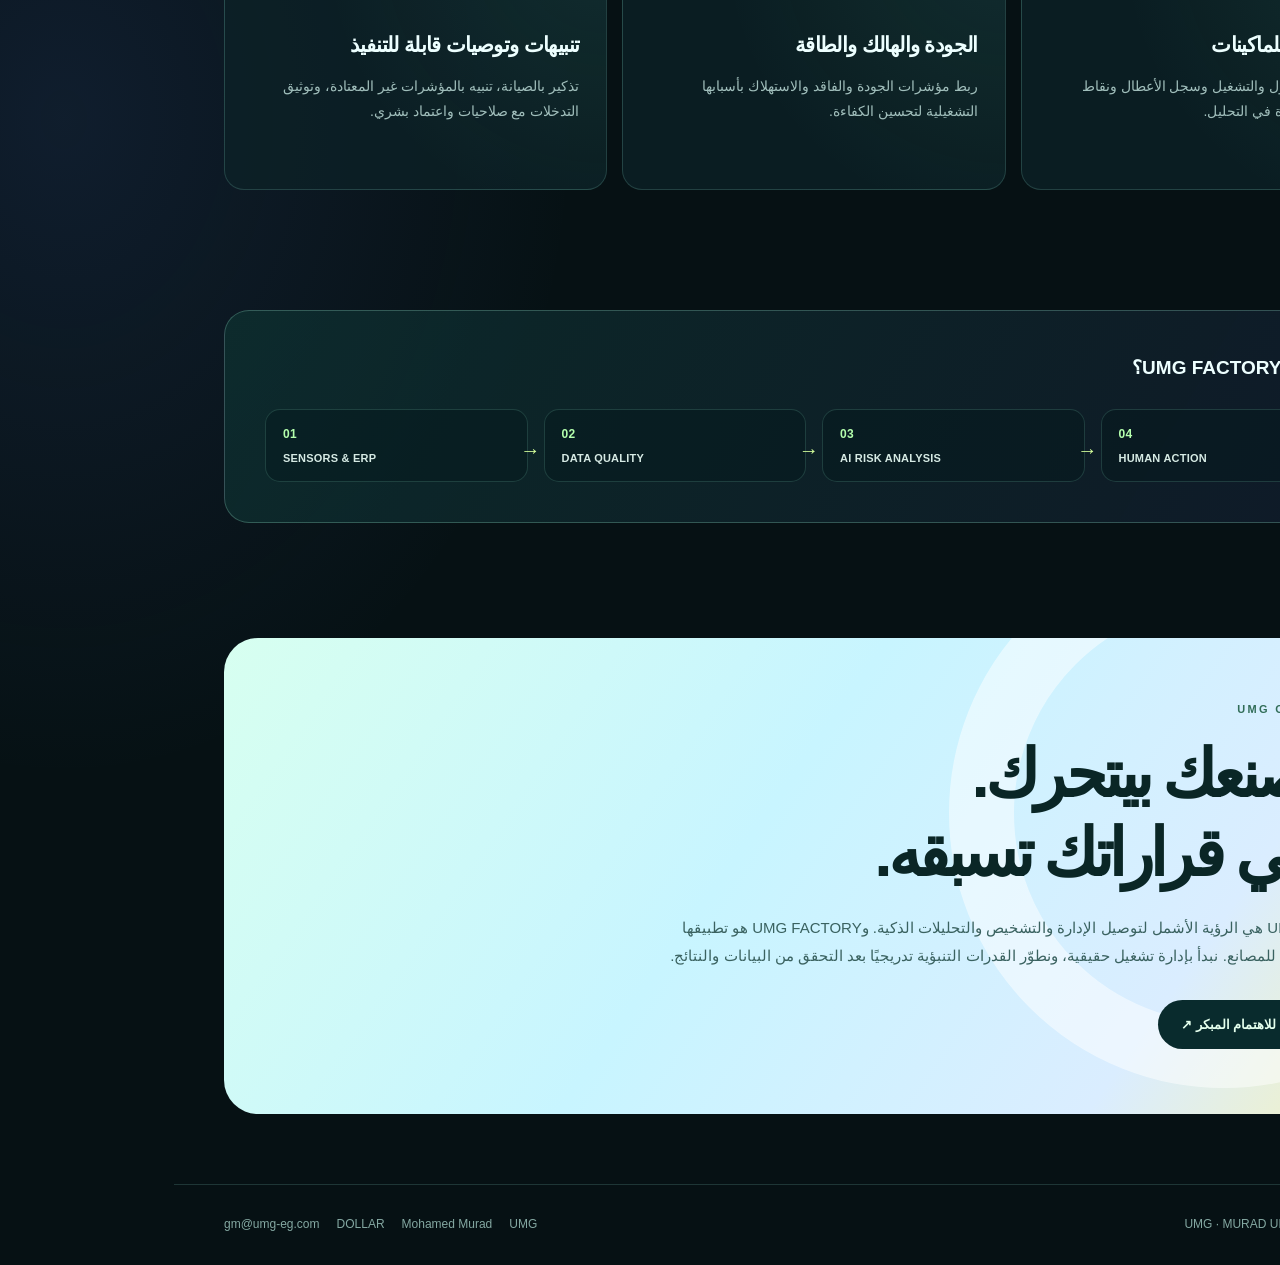
<file: apps/factory/index.html>
<!doctype html>
<html lang="ar" dir="rtl">
<head>
<meta charset="utf-8">
<meta name="viewport" content="width=device-width,initial-scale=1,viewport-fit=cover">
<meta name="theme-color" content="#06151a">
<meta name="description" content="UMG FACTORY — Coming Soon. An AI-powered factory operations platform for production oversight, fault diagnosis, predictive maintenance and intelligent industrial decisions.">
<meta property="og:type" content="website">
<meta property="og:title" content="UMG FACTORY | Your Factory. One Intelligence.">
<meta property="og:description" content="A connected factory management and predictive maintenance vision, powered by UMG ONE. Coming soon.">
<meta property="og:url" content="https://umg-eg.com/apps/factory/">
<link rel="canonical" href="https://umg-eg.com/apps/factory/">
<link rel="icon" type="image/png" href="/assets/logo/favicon.png">
<title>UMG FACTORY — Coming Soon | Powered by UMG ONE</title>
<style>
:root{color-scheme:dark;--dark:#061114;--card:#0b2023;--text:#edffff;--muted:#9cb9b8;--edge:rgba(155,247,228,.16);--mint:#a1ffe0;--ice:#61f1ed;--lime:#d1ff8f;--rose:#ffb5be;--max:1180px;font-family:-apple-system,BlinkMacSystemFont,"Segoe UI",Tahoma,Arial,sans-serif}
*{box-sizing:border-box}html{scroll-behavior:smooth}body{margin:0;background:radial-gradient(ellipse 60% 27% at 90% 0,rgba(38,162,155,.19),transparent),radial-gradient(ellipse 40% 23% at 5% 60%,rgba(83,113,215,.13),transparent),var(--dark);color:var(--text);line-height:1.8;overflow-x:hidden}
a{color:inherit;text-decoration:none}button{font:inherit}button:focus-visible,a:focus-visible{outline:2px solid var(--lime);outline-offset:4px}.shell{width:min(var(--max),calc(100% - 48px));margin-inline:auto}.grain{position:fixed;inset:0;pointer-events:none;opacity:.14;background-image:url("data:image/svg+xml,%3Csvg viewBox='0 0 170 170' xmlns='http://www.w3.org/2000/svg'%3E%3Cfilter id='n'%3E%3CfeTurbulence baseFrequency='.63' numOctaves='2' type='fractalNoise'/%3E%3C/filter%3E%3Crect width='100%25' height='100%25' filter='url(%23n)' opacity='.18'/%3E%3C/svg%3E");z-index:7}
header{position:sticky;top:0;z-index:12;background:rgba(4,17,20,.85);backdrop-filter:blur(19px);border-bottom:1px solid var(--edge)}.nav{display:flex;align-items:center;justify-content:space-between;gap:22px;min-height:73px}
.brand{font-weight:900;font-size:19px;letter-spacing:-.03em;display:inline-flex;gap:10px;align-items:center;white-space:nowrap}.brand-mark{display:grid;place-items:center;width:38px;height:38px;border:1px solid rgba(207,255,240,.4);border-radius:12px;background:linear-gradient(125deg,rgba(137,255,215,.25),rgba(45,122,144,.08));font:900 11px Arial}.brand span:last-child{color:#c7ffed}.nav-right{display:flex;align-items:center;gap:20px;font-size:12px;color:#c4ddda}.nav-right a:hover{color:var(--lime)}.lang{border:1px solid rgba(197,255,236,.25);border-radius:999px;background:rgba(154,255,228,.08);color:var(--text);cursor:pointer;font-weight:800;padding:8px 13px}
.hero{position:relative;min-height:720px;display:grid;grid-template-columns:1fr 1fr;gap:28px;align-items:center;padding:95px 0 95px}
.hero:before{content:"";position:absolute;pointer-events:none;z-index:-1;inset:3% -19%;background:radial-gradient(ellipse 33% 34% at 76% 41%,rgba(23,193,171,.24),transparent 90%)}
.eyebrow{display:flex;align-items:center;gap:10px;color:var(--mint);font:800 11px/1.4 Arial,sans-serif;letter-spacing:.2em;text-transform:uppercase}.eyebrow i{width:8px;height:8px;background:var(--mint);border-radius:50%;box-shadow:0 0 17px var(--mint)}
.coming{display:inline-flex;gap:8px;align-items:center;border:1px solid rgba(218,255,175,.35);background:rgba(157,225,140,.1);color:var(--lime);border-radius:99px;font:800 10px Arial;letter-spacing:.19em;padding:8px 12px;margin-top:21px}
h1,h2,h3,p{margin-top:0}.hero h1{font-size:clamp(48px,6vw,81px);line-height:1.12;letter-spacing:-.065em;margin:24px 0}.light{background:linear-gradient(106deg,#fcfffa,#8df7e2,#d3ff94);-webkit-background-clip:text;background-clip:text;color:transparent}
.lead{font-size:clamp(16px,1.5vw,20px);line-height:1.95;color:#bad4d0;max-width:555px}
.actions{display:flex;flex-wrap:wrap;gap:13px;margin-top:33px}.btn{display:inline-flex;align-items:center;justify-content:center;gap:13px;padding:13px 23px;border-radius:999px;font-weight:850;font-size:13px;transition:transform .2s}.btn:hover{transform:translateY(-3px)}.primary{background:linear-gradient(100deg,#94f5dc,#dcffac);color:#092220}.outline{border:1px solid rgba(197,255,238,.31);background:rgba(155,255,223,.04)}.caption{color:#86a9a5;font-size:12px;max-width:490px;margin-top:24px}
.cockpit{position:relative;width:100%;max-width:560px;min-height:510px;justify-self:center;display:grid;place-items:center;isolation:isolate}.cockpit:before{content:"";position:absolute;inset:2%;background:radial-gradient(circle,rgba(43,212,188,.18),transparent 67%);filter:blur(27px);z-index:-1}
.dashboard{width:min(100%,505px);border-radius:24px;overflow:hidden;border:1px solid rgba(188,255,235,.32);background:linear-gradient(150deg,rgba(23,55,57,.94),rgba(8,28,35,.96));box-shadow:0 40px 100px rgba(1,10,16,.6),inset 0 1px rgba(255,255,255,.13);transform:perspective(1100px) rotateY(-7deg) rotateX(5deg);animation:panelFloat 10s ease-in-out infinite}
@keyframes panelFloat{50%{transform:perspective(1100px) rotateY(-4deg) rotateX(2deg) translateY(-12px)}}
.dash-top{height:54px;display:flex;align-items:center;justify-content:space-between;padding:0 20px;border-bottom:1px solid rgba(177,255,228,.14);font:850 10px Arial,sans-serif;letter-spacing:.1em;direction:ltr}.dash-dots{display:flex;gap:7px}.dash-dots i{width:7px;height:7px;border-radius:50%;background:#8effd5}.dash-dots i:nth-child(2){background:#92dadc}.dash-dots i:nth-child(3){background:#516e73}
.dash-inner{padding:22px}.dash-label{font:850 9px Arial,sans-serif;letter-spacing:.15em;color:#9ad3c9}.graph-area{border-radius:15px;border:1px solid rgba(142,254,219,.15);background:rgba(4,23,28,.55);padding:15px;position:relative;overflow:hidden}
.machine-svg{display:block;width:100%;height:160px}.machine-svg .pipe{fill:none;stroke:#559b9f;stroke-width:8;stroke-linecap:round;stroke-linejoin:round}.machine-svg .machine{fill:#164b53;stroke:#76bdb6;stroke-width:3}.machine-svg .node{fill:#c7ffe3;stroke:#52e8c6;stroke-width:8;stroke-opacity:.3}.machine-svg .highlight{stroke:#d3ff90;stroke-width:2;fill:none;stroke-dasharray:4 10;animation:flow 5s linear infinite}@keyframes flow{to{stroke-dashoffset:-160}}
.machine-svg .motor{fill:#2b7982;stroke:#97e2d8;stroke-width:3}.signal{display:flex;justify-content:space-between;align-items:center;gap:14px;font-size:11px;margin-top:8px}.signal strong{color:#e9ffe7}.signal span{color:#9fbbb9}.signal .led{width:7px;height:7px;display:inline-block;background:#cbff8c;border-radius:50%;margin-inline-end:6px;box-shadow:0 0 12px #d3ff8a;animation:pulse 2.2s ease-in-out infinite}
@keyframes pulse{50%{opacity:.45;box-shadow:0 0 20px #cbff8c}}
.telemetry{display:grid;grid-template-columns:1fr 1fr;gap:12px;margin-top:12px}.mini{border:1px solid rgba(152,240,213,.15);background:rgba(18,50,54,.55);border-radius:13px;padding:13px}.mini span{display:block;color:#8eb6b2;font-size:10px}.mini b{display:block;font:850 14px Arial,sans-serif;margin:5px 0 7px}.trend{width:100%;height:27px}.trend polyline{fill:none;stroke:#7ef4d8;stroke-width:2.5;stroke-linecap:round;stroke-linejoin:round}.trend.alert polyline{stroke:#ffbf9e}.dash-bottom{display:flex;align-items:center;justify-content:space-between;gap:10px;margin-top:15px;color:#8caaa6;font:700 9px Arial;letter-spacing:.04em}.warning-pill{color:#ffd9a3;background:rgba(234,160,98,.1);border:1px solid rgba(236,174,107,.24);border-radius:999px;padding:6px 10px}
.floating-note{position:absolute;padding:10px 13px;background:rgba(27,61,64,.87);border:1px solid rgba(174,255,229,.38);backdrop-filter:blur(14px);border-radius:13px;font:800 9px Arial;letter-spacing:.05em;box-shadow:0 20px 35px #00181888;white-space:nowrap}.note-a{top:6%;right:0;animation:bob 7s ease-in-out infinite}.note-b{bottom:7%;left:0;animation:bob 7s -3s ease-in-out infinite;color:#d8ffab}@keyframes bob{50%{transform:translateY(-12px)}}
.disclaimer{display:flex;justify-content:space-between;gap:20px;border-top:1px solid var(--edge);padding:24px 0;color:#95bcb3;font-size:11px}.disclaimer strong{color:#cdfae6}
.sec{padding:95px 0 35px;scroll-margin-top:90px}.sec-label{font:800 11px Arial;letter-spacing:.21em;color:#a2ffdf}.sec h2{font-size:clamp(34px,5vw,57px);line-height:1.25;letter-spacing:-.05em;margin:18px 0}.sec-description{color:#acc9c4;font-size:16px;max-width:780px;line-height:1.95;margin:0 0 33px}
.features{display:grid;grid-template-columns:repeat(3,minmax(0,1fr));gap:15px}.feature{position:relative;border:1px solid var(--edge);padding:27px;border-radius:20px;background:radial-gradient(circle at 100% 0,rgba(86,191,166,.1),transparent 62%),rgba(13,34,39,.75);min-height:250px}.feature .index{font:900 11px Arial;letter-spacing:.15em;color:#9affa6}.feature h3{font-size:21px;margin:29px 0 10px;letter-spacing:-.03em}.feature p{color:#a0bebb;line-height:1.85;font-size:14px;margin:0}
.sequence{margin:85px 0 0;padding:40px;border:1px solid rgba(171,255,223,.24);border-radius:25px;background:linear-gradient(120deg,rgba(14,53,51,.65),rgba(22,33,54,.59));overflow:hidden}.sequence-title{font-weight:800;font-size:19px;margin-bottom:24px}.sequence-steps{display:grid;grid-template-columns:repeat(4,minmax(0,1fr));gap:16px;direction:ltr}.step{position:relative;background:rgba(5,26,29,.49);border:1px solid rgba(154,255,217,.15);padding:17px;border-radius:15px;font:800 11px Arial;letter-spacing:.02em}.step em{display:block;color:#b4ffad;margin-bottom:11px;font:900 12px Arial}.step span{display:block;color:#d6eae4}.step:not(:last-child):after{content:"→";color:#d5ff9b;font-size:20px;position:absolute;right:-14px;top:40%;z-index:2}
.showcase{margin:115px 0 70px;border-radius:34px;padding:65px;background:linear-gradient(125deg,#d7fff0,#c8f5ff 44%,#daedff 79%,#f5f2bb);color:#0a2626;position:relative;overflow:hidden}.showcase:before{content:"";position:absolute;right:-95px;top:-100px;width:420px;height:420px;border:65px solid rgba(255,255,255,.5);border-radius:50%}.showcase h2{max-width:710px;font-size:clamp(36px,5.5vw,66px);line-height:1.2;letter-spacing:-.07em;position:relative;margin:20px 0}.showcase p{color:#3a6260;font-size:15px;line-height:1.9;max-width:700px;position:relative}.showcase .btn{position:relative;background:#092b2d;color:#e4ffed;margin-top:14px}
footer{border-top:1px solid var(--edge);padding:29px 0;color:#84a8a2;font-size:12px}.foot{display:flex;justify-content:space-between;flex-wrap:wrap;gap:15px}.foot-links{display:flex;flex-wrap:wrap;gap:17px}
[data-l=en]{display:none}html.en{direction:ltr}html.en [data-l=ar]{display:none}html.en [data-l=en]{display:initial}
@media(max-width:850px){.hero{grid-template-columns:1fr;gap:13px;padding:76px 0 30px}.cockpit{max-width:520px}.features{grid-template-columns:repeat(2,minmax(0,1fr))}}
@media(max-width:610px){.shell{width:calc(100% - 36px)}.nav{min-height:65px}.nav-right{gap:11px}.nav-right a:nth-child(2){display:none}.brand{font-size:17px}.brand-mark{width:33px;height:33px}.hero h1{font-size:clamp(45px,11.4vw,62px)}.lead{font-size:15px}.eyebrow{font-size:10px}.cockpit{min-height:385px}.dashboard{transform:none;animation:none}.dash-inner{padding:13px}.dash-top{height:46px}.graph-area{padding:9px}.machine-svg{height:115px}.mini{padding:9px}.floating-note{font-size:7px;padding:7px 8px}.note-a{right:-3%;top:0}.note-b{bottom:4%;left:-3%}.disclaimer{display:block;line-height:2}.features{grid-template-columns:1fr}.feature{min-height:unset}.sec{padding:59px 0 20px}.sequence{margin:50px 0 0;padding:22px}.sequence-steps{grid-template-columns:repeat(2,minmax(0,1fr))}.step:nth-child(2):after{display:none}.showcase{padding:30px;border-radius:21px;margin-top:65px}.showcase h2{font-size:39px}.actions .btn{flex:1}.foot{display:block}.foot-links{margin-top:13px}}
@media(prefers-reduced-motion:reduce){*,*:before,*:after{animation:none!important;scroll-behavior:auto!important;transition:none!important}}
</style>
</head>
<body>
<div class="grain" aria-hidden="true"></div>
<header><div class="shell nav"><a class="brand" href="/"><span class="brand-mark">UMG</span><span>UMG FACTORY</span></a><div class="nav-right"><a href="/"><span data-l="ar">الرئيسية</span><span data-l="en">Home</span></a><a href="#features"><span data-l="ar">الإمكانيات</span><span data-l="en">Capabilities</span></a><button class="lang" id="lang" type="button" aria-label="Change language">EN</button></div></div></header>
<main class="shell">
<section class="hero">
<div>
<div class="eyebrow"><i></i> UMG ONE / FACTORY INTELLIGENCE</div>
<div class="coming">✦ COMING SOON / IN DEVELOPMENT</div>
<h1><span data-l="ar">مصنعك كله.<br><span class="light">بعقل واحد.</span></span><span data-l="en">Your factory.<br><span class="light">One intelligence.</span></span></h1>
<p class="lead" data-l="ar">تخيّل مصنعك بيتكلم معاك. تتابع الإنتاج والمخازن والطاقة لحظة بلحظة، تكتشف مؤشرات العطل مبكرًا، وتقيّم احتمالات التوقف قبل ما تحصل — في منصة واحدة مدعومة بالذكاء الاصطناعي.</p>
<p class="lead" data-l="en">Imagine a factory that talks back. Understand production, inventory and energy in one place; detect early warning signs, investigate faults and assess potential failures before they become costly downtime.</p>
<div class="actions"><a class="btn primary" href="mailto:gm@umg-eg.com?subject=UMG%20FACTORY%20-%20Early%20Access"><span data-l="ar">سجّل اهتمامك ↗</span><span data-l="en">Request early access ↗</span></a><a class="btn outline" href="#features"><span data-l="ar">استكشف الرؤية ↓</span><span data-l="en">Explore the vision ↓</span></a></div>
<p class="caption" data-l="ar">منظومة قيد التصميم والتطوير. التنبؤات احتمالية وتعتمد على جودة الحساسات والبيانات التاريخية، ولا تمنع كل الأعطال.</p>
<p class="caption" data-l="en">Concept in development. Predictive insights depend on sensor coverage and reliable historical data; not every failure can be predicted.</p>
</div>
<div class="cockpit" aria-label="Illustrative preview of future factory intelligence dashboard">
<div class="dashboard"><div class="dash-top"><strong>UMG ONE · FACTORY COCKPIT</strong><span class="dash-dots"><i></i><i></i><i></i></span></div>
<div class="dash-inner"><div class="dash-label">ILLUSTRATIVE EXPERIENCE · NOT LIVE DATA</div>
<div class="graph-area">
<svg class="machine-svg" viewBox="0 0 430 170" role="img" aria-label="Stylized industrial production line and connected sensors">
<path class="pipe" d="M30 112 H100 V90 H170 V112 H238 V57 H318 V110 H397"/>
<rect class="machine" x="21" y="89" width="68" height="49" rx="8"/>
<rect class="machine" x="169" y="88" width="75" height="52" rx="9"/>
<rect class="machine" x="312" y="72" width="77" height="69" rx="8"/>
<rect class="motor" x="42" y="75" width="35" height="22" rx="5"/>
<rect class="motor" x="185" y="74" width="36" height="22" rx="5"/>
<path class="highlight" d="M31 111 H100 V90 H170 V112 H238 V57 H318 V110 H396"/>
<circle class="node" cx="108" cy="91" r="7"/><circle class="node" cx="240" cy="57" r="7"/><circle class="node" cx="389" cy="111" r="7"/>
<path d="M42 142H397" stroke="#4b7a7d" stroke-width="3" stroke-dasharray="4 7"/>
</svg>
<div class="signal"><span><i class="led"></i><strong>CONNECTED INTELLIGENCE</strong></span><span>AI SIGNAL ENGINE</span></div>
</div>
<div class="telemetry"><div class="mini"><span>ANOMALY SIGNALS</span><b>PATTERN WATCH</b><svg class="trend" viewBox="0 0 130 27" preserveAspectRatio="none" aria-hidden="true"><polyline points="0,19 12,18 21,21 35,12 45,15 55,7 67,13 76,9 88,17 100,8 110,14 130,5"/></svg></div>
<div class="mini"><span>FAILURE RISK</span><b>EARLY INSIGHTS</b><svg class="trend alert" viewBox="0 0 130 27" preserveAspectRatio="none" aria-hidden="true"><polyline points="0,20 15,18 25,22 38,14 45,20 62,15 72,12 85,15 102,6 111,11 130,3"/></svg></div></div>
<div class="dash-bottom"><span>OPERATIONS · QUALITY · MAINTENANCE</span><span class="warning-pill">CONCEPT PREVIEW</span></div>
</div></div>
<div class="floating-note note-a">◉ ANOMALY DETECTION</div><div class="floating-note note-b">↗ PREDICTIVE MAINTENANCE</div>
</div>
</section>
<div class="disclaimer"><span><strong>UMG FACTORY</strong> · Powered by UMG ONE</span><span>COMING SOON · AI FOR INDUSTRIAL OPERATIONS</span></div>
<section class="sec" id="features"><div class="sec-label">01 / THE FACTORY INTELLIGENCE SYSTEM</div><h2><span data-l="ar">مش مجرد برنامج إدارة.<br><span class="light">منظومة تفهم مصنعك.</span></span><span data-l="en">More than factory software.<br><span class="light">An intelligence layer.</span></span></h2>
<p class="sec-description" data-l="ar">تصور متكامل يبدأ بالعمليات اليومية ويتوسع إلى فهم سلوك الماكينات. الهدف مساعدة المدير والفني على اتخاذ قرارات أسرع وأكثر استنادًا إلى البيانات.</p>
<p class="sec-description" data-l="en">An integrated vision from everyday operations to equipment behavior. Designed to support faster, evidence-informed decisions for managers and technicians.</p>
<div class="features">
<article class="feature"><span class="index">01 / OPERATIONS</span><h3><span data-l="ar">إدارة المصنع بالكامل</span><span data-l="en">Connected operations</span></h3><p data-l="ar">الإنتاج والورديات والمخازن والخامات والمشتريات والتكاليف في شاشة تشغيل موحّدة.</p><p data-l="en">Production, shifts, inventory, materials, purchasing and costs in one operating view.</p></article>
<article class="feature"><span class="index">02 / FAULT FINDING</span><h3><span data-l="ar">تشخيص الأعطال بالذكاء الاصطناعي</span><span data-l="en">AI-assisted fault diagnosis</span></h3><p data-l="ar">تحليل الأعراض والقراءات والصور والصوت للوصول إلى أسباب محتملة وخطوات فحص موصى بها.</p><p data-l="en">Analyze symptoms, readings, images and audio to suggest probable causes and next tests.</p></article>
<article class="feature"><span class="index">03 / PREDICTION</span><h3><span data-l="ar">الصيانة التنبؤية</span><span data-l="en">Predictive maintenance</span></h3><p data-l="ar">رصد تغيرات الحرارة والاهتزاز والتيار والضغط، وتقييم خطر الأعطال قبل التوقف عندما تسمح البيانات.</p><p data-l="en">Track heat, vibration, current and pressure trends to assess failure risk when data supports it.</p></article>
<article class="feature"><span class="index">04 / DIGITAL TWIN</span><h3><span data-l="ar">توأم رقمي للماكينات</span><span data-l="en">Equipment digital twin</span></h3><p data-l="ar">عرض حالة الأصول والتشغيل وسجل الأعطال ونقاط الضعف للمساعدة في التحليل.</p><p data-l="en">A connected view of asset status, history and operating conditions.</p></article>
<article class="feature"><span class="index">05 / QUALITY</span><h3><span data-l="ar">الجودة والهالك والطاقة</span><span data-l="en">Quality, scrap & energy</span></h3><p data-l="ar">ربط مؤشرات الجودة والفاقد والاستهلاك بأسبابها التشغيلية لتحسين الكفاءة.</p><p data-l="en">Relate quality, waste and energy metrics to operating conditions.</p></article>
<article class="feature"><span class="index">06 / ACTION</span><h3><span data-l="ar">تنبيهات وتوصيات قابلة للتنفيذ</span><span data-l="en">Actionable recommendations</span></h3><p data-l="ar">تذكير بالصيانة، تنبيه بالمؤشرات غير المعتادة، وتوثيق التدخلات مع صلاحيات واعتماد بشري.</p><p data-l="en">Maintenance reminders, unusual-pattern alerts and tracked interventions with human approval.</p></article>
</div></section>
<div class="sequence"><div class="sequence-title"><span data-l="ar">كيف يفكر UMG FACTORY؟</span><span data-l="en">The intelligence workflow</span></div><div class="sequence-steps"><div class="step"><em>01</em><span>SENSORS & ERP</span></div><div class="step"><em>02</em><span>DATA QUALITY</span></div><div class="step"><em>03</em><span>AI RISK ANALYSIS</span></div><div class="step"><em>04</em><span>HUMAN ACTION</span></div></div></div>
<section class="showcase"><div class="sec-label" style="color:#316d58">02 / UMG ONE</div><h2><span data-l="ar">مصنعك بيتحرك.<br>خلي قراراتك تسبقه.</span><span data-l="en">Your factory moves.<br>Stay ahead of the next decision.</span></h2><p data-l="ar">UMG ONE هي الرؤية الأشمل لتوصيل الإدارة والتشخيص والتحليلات الذكية. وUMG FACTORY هو تطبيقها المخصص للمصانع. نبدأ بإدارة تشغيل حقيقية، ونطوّر القدرات التنبؤية تدريجيًا بعد التحقق من البيانات والنتائج.</p><p data-l="en">UMG ONE is the broader vision for connected management, diagnostics and intelligent analysis. UMG FACTORY brings that vision to industry. Capabilities will be developed and validated incrementally.</p><a class="btn" href="mailto:gm@umg-eg.com?subject=UMG%20FACTORY%20-%20Early%20Access"><span data-l="ar">تواصل للاهتمام المبكر ↗</span><span data-l="en">Get early-access updates ↗</span></a></section>
</main>
<footer><div class="shell foot"><span>© <span id="year">2026</span> UMG · MURAD UNITED GROUP</span><div class="foot-links"><a href="/">UMG</a><a href="/mohamed/">Mohamed Murad</a><a href="/apps/dollar/">DOLLAR</a><a href="mailto:gm@umg-eg.com">gm@umg-eg.com</a></div></div></footer>
<script>
(function(){
const doc=document.documentElement,btn=document.getElementById('lang');
let stored='ar';try{stored=localStorage.getItem('umg-lang')||'ar'}catch(e){}
function switchLanguage(lang){const en=lang==='en';doc.lang=en?'en':'ar';doc.dir=en?'ltr':'rtl';doc.classList.toggle('en',en);btn.textContent=en?'عربي':'EN';try{localStorage.setItem('umg-lang',doc.lang)}catch(e){}}
switchLanguage(stored);btn.addEventListener('click',()=>switchLanguage(doc.lang==='ar'?'en':'ar'));
document.getElementById('year').textContent=String(new Date().getFullYear());
})();
</script></body></html>
</file>
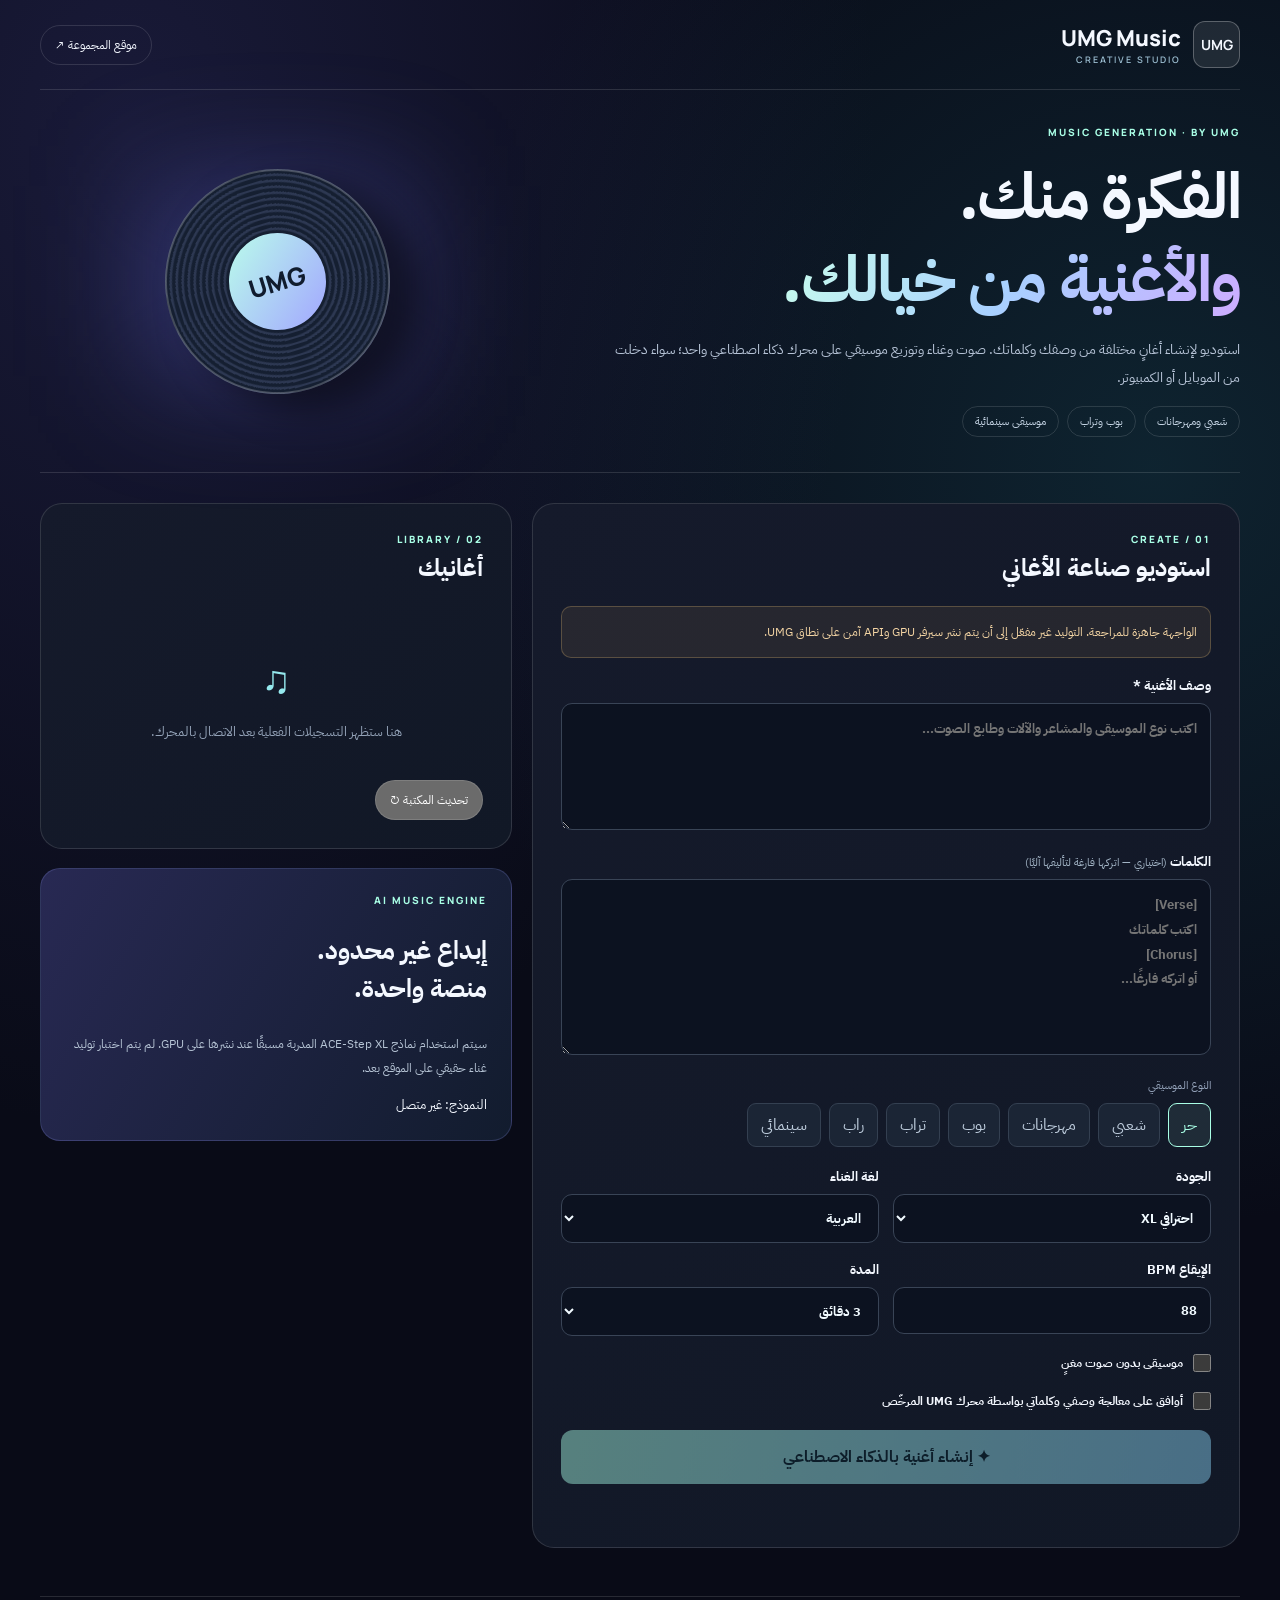
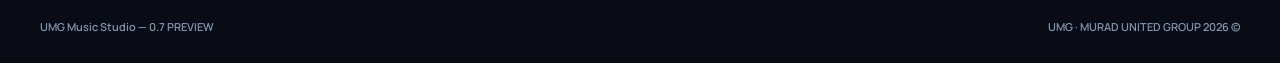
<file: apps/music/index.html>
<!doctype html>
<html lang="ar" dir="rtl">
<head>
<meta charset="utf-8"><meta name="viewport" content="width=device-width, initial-scale=1, viewport-fit=cover">
<meta name="theme-color" content="#0b0d19"><meta name="description" content="UMG Music Studio — اصنع موسيقاك بالذكاء الاصطناعي">
<title>UMG Music Studio | مجموعة مراد المتحدة</title>
<link href="https://fonts.googleapis.com/css2?family=IBM+Plex+Sans+Arabic:wght@400;500;600;700&family=Manrope:wght@600;700;800&display=swap" rel="stylesheet">
<style>
:root{color-scheme:dark;--bg:#090b17;--line:#ffffff20;--ink:#f4f8ff;--muted:#a0abc1;--mint:#a9ffe6}
*{box-sizing:border-box}body{margin:0;font-family:"IBM Plex Sans Arabic",sans-serif;color:var(--ink);background:radial-gradient(ellipse at 10% 8%,#34337060,transparent 46%),radial-gradient(ellipse at 90% 28%,#174c5960,transparent 45%),var(--bg);min-width:310px}
a{color:inherit;text-decoration:none}button,input,textarea,select{font:inherit}button{cursor:pointer}button:disabled{opacity:.45;cursor:not-allowed}
.shell{width:min(1200px,calc(100% - 56px));margin:auto}
header{min-height:90px;display:flex;justify-content:space-between;align-items:center;gap:12px;border-bottom:1px solid var(--line)}.brand{display:flex;align-items:center;gap:12px;font:800 22px Manrope}.brand b{display:grid;place-items:center;border-radius:12px;background:#ffffff16;border:1px solid #ffffff44;width:47px;height:47px;font-size:14px}.brand span{display:flex;flex-direction:column}.brand small{font:600 9px Manrope;letter-spacing:2px;color:#9cbed1}.small-link{font-size:12px;border:1px solid var(--line);border-radius:100px;padding:10px 14px}
.hero{display:grid;grid-template-columns:1.2fr .8fr;align-items:center;min-height:315px;gap:15px;border-bottom:1px solid var(--line);padding-block:35px}
.eyebrow{font:800 10px Manrope;letter-spacing:2px;color:var(--mint)}h1{font-size:clamp(39px,5vw,67px);line-height:1.3;margin:17px 0 14px;letter-spacing:-1.6px}h1 em{font-style:normal;background:linear-gradient(120deg,#caffec,#a8d0ff,#ceacff);background-clip:text;-webkit-background-clip:text;color:transparent}.hero p{color:#b5c2d5;line-height:2;font-size:14px;max-width:640px}.tags{display:flex;gap:8px;flex-wrap:wrap}.tags span{border:1px solid var(--line);border-radius:30px;padding:6px 12px;font-size:11px;color:#c7d6e6}
.art{display:grid;place-items:center;min-height:235px;position:relative}.art:before{position:absolute;content:"";height:190px;width:260px;background:#696de160;filter:blur(60px)}.disc{display:grid;place-items:center;position:relative;width:225px;height:225px;border-radius:50%;background:repeating-radial-gradient(circle,#151f31 0 3px,#2d3852 4px 6px);border:2px solid #ffffff33;box-shadow:24px 23px 36px #0008;transform:rotate(-17deg)}.disc:before{content:"";position:absolute;inset:28%;background:linear-gradient(140deg,#bafdeb,#a2a5ff);border-radius:50%}.disc span{position:relative;z-index:1;font:900 25px Manrope;color:#101c2e}
.layout{display:grid;grid-template-columns:minmax(0,1.2fr) minmax(280px,.8fr);align-items:start;gap:20px;padding:30px 0 48px}
.panel{border-radius:22px;border:1px solid var(--line);background:linear-gradient(135deg,#151a2b,#111826);padding:28px}h2{font-size:24px;margin:4px 0 20px}.sub{font-size:11px;color:#97a6bd}
.alert{border:1px solid #c4a06855;background:#e7b66516;color:#f4d5a4;padding:13px;border-radius:10px;font-size:12px;line-height:2;margin-bottom:18px}.alert.ready{background:#71f4bc12;border-color:#71f4bc55;color:#adf3d7}
label{display:block;margin-bottom:17px;font-size:13px;font-weight:700}label small{font-weight:400;color:#a3b5c6}textarea,input,select{margin-top:8px;width:100%;background:#0c1220;color:#f1faff;border:1px solid #394456;border-radius:11px;padding:13px;outline:none}textarea{resize:vertical;line-height:1.9}textarea:focus,input:focus,select:focus{border-color:#95f5e7}
.grid{display:grid;grid-template-columns:1fr 1fr;gap:0 14px}.genres{display:flex;gap:8px;flex-wrap:wrap;margin:9px 0 20px}.genres button{border:1px solid #344051;background:#1b2535;padding:9px 13px;color:#becddd;border-radius:9px}.genres button.active{border-color:#a9ffe6;color:#a9ffe6;background:#a9ffe615}
.check{display:flex;gap:10px;align-items:center;font-size:12px;line-height:1.7}.check input{margin:0;width:18px;height:18px;accent-color:#96f4df;flex-shrink:0}.action{display:block;width:100%;border:0;padding:15px;margin:19px 0 10px;border-radius:12px;background:linear-gradient(105deg,#a9ffe6,#8cd7fa);color:#07242d;font-weight:800}
#feedback{min-height:25px;color:#f5c68e;font-size:12px}#feedback.ok{color:#a1f8c6}.sidebar{display:flex;flex-direction:column;gap:19px}.track{border:1px solid #38475d;background:#0a1321;border-radius:13px;padding:14px;margin-bottom:10px}.track strong{font-size:13px;display:block;line-height:2}.track small{font-size:11px;color:#a2b0c4}.track audio{display:block;margin:12px 0;width:100%}.track a{color:var(--mint);font-size:12px}.empty{padding:35px 5px;text-align:center;color:#93a2b7;font-size:13px;line-height:2}.empty b{font-size:39px;color:#95e9ee;display:block}.model{background:linear-gradient(120deg,#282953,#121c2e);border:1px solid #7d85d440;border-radius:20px;padding:24px}.model h3{font-size:25px;line-height:1.5}.model p{color:#b6c4d5;font-size:12px;line-height:2}.footer{padding:22px 0 29px;border-top:1px solid var(--line);color:#8093a8;font:600 11px Manrope;display:flex;justify-content:space-between}
@media(max-width:850px){.hero{grid-template-columns:1fr}.art{min-height:170px}.disc{width:152px;height:152px}.layout{grid-template-columns:1fr}}@media(max-width:560px){.shell{width:calc(100% - 26px)}header{min-height:72px}.brand{font-size:17px}.brand b{width:39px;height:39px;font-size:12px}.small-link{font-size:10px}.hero{padding-top:22px}.hero h1{font-size:38px}.art{min-height:130px}.disc{width:112px;height:112px}.panel{padding:18px}.grid{gap:0 8px}.footer{flex-direction:column;gap:8px;text-align:center}h2{font-size:22px}}
</style></head>
<body>
<header class="shell"><a href="/" class="brand"><b>UMG</b><span>UMG Music<small>CREATIVE STUDIO</small></span></a><a href="/" class="small-link">موقع المجموعة ↗</a></header>
<main class="shell">
<section class="hero"><div><div class="eyebrow">MUSIC GENERATION · BY UMG</div><h1>الفكرة منك.<br><em>والأغنية من خيالك.</em></h1><p>استوديو لإنشاء أغانٍ مختلفة من وصفك وكلماتك. صوت وغناء وتوزيع موسيقي على محرك ذكاء اصطناعي واحد؛ سواء دخلت من الموبايل أو الكمبيوتر.</p><div class="tags"><span>شعبي ومهرجانات</span><span>بوب وتراب</span><span>موسيقى سينمائية</span></div></div><div class="art" aria-hidden="true"><div class="disc"><span>UMG</span></div></div></section>
<div class="layout">
<section class="panel"><div class="eyebrow">01 / CREATE</div><h2>استوديو صناعة الأغاني</h2><div id="connection" class="alert" role="status">الواجهة جاهزة للمراجعة. محرك توليد الأغاني غير منشور على الموقع بعد، ولذلك زر الإنشاء متوقف.</div>
<form id="song"><label>وصف الأغنية *<textarea id="prompt" required minlength="5" maxlength="512" rows="4" placeholder="اكتب نوع الموسيقى والمشاعر والآلات وطابع الصوت..."></textarea></label>
<label>الكلمات <small>(اختياري — اتركها فارغة لتأليفها آليًا)</small><textarea id="lyrics" maxlength="4096" rows="6" placeholder="[Verse]&#10;اكتب كلماتك&#10;[Chorus]&#10;أو اتركه فارغًا..."></textarea></label>
<div class="sub">النوع الموسيقي</div><div class="genres" id="genres"><button type="button" data-style="other" class="active" aria-pressed="true">حر</button><button type="button" data-style="shaabi" aria-pressed="false">شعبي</button><button type="button" data-style="mahragan" aria-pressed="false">مهرجانات</button><button type="button" data-style="pop" aria-pressed="false">بوب</button><button type="button" data-style="trap" aria-pressed="false">تراب</button><button type="button" data-style="rap" aria-pressed="false">راب</button><button type="button" data-style="cinematic" aria-pressed="false">سينمائي</button></div>
<div class="grid"><label>الجودة<select id="quality"><option value="studio">احترافي XL</option><option value="creative">إبداعي XL</option><option value="fast">سريع XL</option><option value="auto">تلقائي</option></select></label><label>لغة الغناء<select id="language"><option value="ar">العربية</option><option value="en">English</option></select></label><label>الإيقاع BPM<input id="bpm" type="number" value="88" min="60" max="180"></label><label>المدة<select id="duration"><option value="60">دقيقة</option><option value="120">دقيقتان</option><option value="180" selected>3 دقائق</option><option value="240">4 دقائق</option></select></label></div>
<label class="check"><input id="instrumental" type="checkbox"> موسيقى بدون صوت مغنٍ</label><label class="check"><input id="consent" type="checkbox"> أوافق على معالجة وصفي وكلماتي بواسطة محرك UMG المرخّص</label>
<button class="action" id="generate" type="submit" disabled>✦ إنشاء أغنية بالذكاء الاصطناعي</button><div id="feedback" aria-live="polite"></div>
</form></section>
<aside class="sidebar"><section class="panel"><div class="eyebrow">02 / LIBRARY</div><h2>أغانيك</h2><div id="library" class="empty"><b>♫</b>هنا ستظهر التسجيلات الفعلية بعد الاتصال بالمحرك.</div><button id="refresh" type="button" class="small-link">تحديث المكتبة ↻</button></section><section class="model"><div class="eyebrow">AI MUSIC ENGINE</div><h3>إبداع غير محدود.<br>منصة واحدة.</h3><p>سيتم استخدام نماذج ACE-Step XL المدربة مسبقًا عند نشرها على GPU. لم يتم اختبار توليد غناء حقيقي على الموقع بعد.</p><small id="model-status">النموذج: غير متصل</small></section></aside>
</div></main><footer class="footer shell"><span>© 2026 UMG · MURAD UNITED GROUP</span><span>UMG Music Studio — 0.7 PREVIEW</span></footer>
<script>
'use strict';
(function(){
var apiBase=''; // Configured server-side at launch. Never embed private keys in GitHub Pages.
var connected=false,busy=false,style='other';
var qs=function(s){return document.querySelector(s)};
var gen=qs('#generate'),notice=qs('#connection'),msg=qs('#feedback');
var states={queued:'في الطابور',running:'جاري التوليد',completed:'مكتمل',failed:'فشل',interrupted:'توقف'};
function setStatus(ok,message){connected=ok;gen.disabled=!ok||busy;notice.textContent=message;notice.classList.toggle('ready',ok);qs('#model-status').textContent=ok?'النموذج: جاهز':'النموذج: غير متصل'}
async function api(path,opts){
 if(!apiBase)throw Error('لا يوجد سيرفر إنتاج مؤمّن بعد');
 var u=new URL(apiBase,location.origin);
 if(u.protocol!=='https:'||!(u.hostname==='umg-eg.com'||u.hostname.endsWith('.umg-eg.com')))throw Error('عنوان خدمة غير موثوق');
 var c=new AbortController(),t=setTimeout(function(){c.abort()},15000);
 try {var r=await fetch(apiBase+path,{credentials:'include',cache:'no-store',signal:c.signal,method:opts&&opts.method||'GET',headers:{'Accept':'application/json','Content-Type':'application/json'},body:opts&&opts.body});
 if(!r.ok){if(r.status===401||r.status===403)throw Error('يلزم تسجيل الدخول');throw Error('خطأ API رقم '+r.status)}
 return await r.json()}finally{clearTimeout(t)}
}
async function health(){
 if(!apiBase){setStatus(false,'الواجهة جاهزة للمراجعة. التوليد غير مفعّل إلى أن يتم نشر سيرفر GPU وAPI آمن على نطاق UMG.');return}
 try{var h=await api('/api/health');var m=await api('/api/models');
 var ok=!!h.ace_connected&&Array.isArray(m.models)&&m.models.length>0;
 setStatus(ok,ok?'نموذج الغناء جاهز على السيرفر':'سيرفر API متصل ولكن لا يوجد نموذج غناء محمّل');
 if(ok)refresh()}catch(e){setStatus(false,'تعذر الاتصال بمحرك الغناء: '+e.message)}
}
function render(jobs){var root=qs('#library');root.replaceChildren();
 if(!Array.isArray(jobs)||jobs.length===0){root.className='empty';root.textContent='لا توجد أغاني محفوظة حتى الآن';return}
 root.className='';
 jobs.slice(0,20).forEach(function(j){
 var el=document.createElement('div');el.className='track';
 var h=document.createElement('strong');h.textContent=j.prompt||'بدون عنوان';el.append(h);
 var status=document.createElement('small');status.textContent=(states[j.status]||j.status)+' · '+(j.duration||0)+' ثانية';el.append(status);
 if(j.status==='completed'&&/^\/api\/jobs\/[a-f0-9-]{32,36}\/audio$/.test(j.audio_url||'')){
 var audio=document.createElement('audio');audio.controls=true;audio.preload='none';audio.src=apiBase+j.audio_url;el.append(audio);
 var a=document.createElement('a');a.href=apiBase+j.audio_url;a.textContent='استماع وتنزيل';el.append(a)
 }root.append(el)
 })
}
async function refresh(){if(!connected)return;try{render(await api('/api/jobs'))}catch(e){msg.textContent=e.message}}
qs('#genres').addEventListener('click',function(e){var b=e.target.closest('[data-style]');if(!b)return;style=b.dataset.style;
 document.querySelectorAll('[data-style]').forEach(function(x){x.classList.toggle('active',x===b);x.setAttribute('aria-pressed',String(x===b))})});
qs('#refresh').addEventListener('click',refresh);
qs('#song').addEventListener('submit',async function(e){e.preventDefault();if(!connected||busy)return;
 if(!qs('#song').reportValidity())return;if(!qs('#consent').checked){msg.textContent='يلزم الموافقة على معالجة الكلمات أولًا';return}
 busy=true;gen.disabled=true;msg.textContent='جاري إرسال الطلب...';msg.className='';
 var body={prompt:qs('#prompt').value.trim(),lyrics:qs('#lyrics').value.trim(),style:style,engine:'ace',instrumental:qs('#instrumental').checked,
 quality_mode:qs('#quality').value,vocal_language:qs('#language').value,bpm:Number(qs('#bpm').value),duration:Number(qs('#duration').value),allow_ai_processing:true};
 try{await api('/api/jobs',{method:'POST',body:JSON.stringify(body)});msg.textContent='تم تسجيل طلب التوليد، تابع المكتبة';msg.className='ok';await refresh()}catch(e){msg.textContent=e.message}
 finally{busy=false;gen.disabled=!connected}
});
health()
})();
</script>
</body></html>
</file>
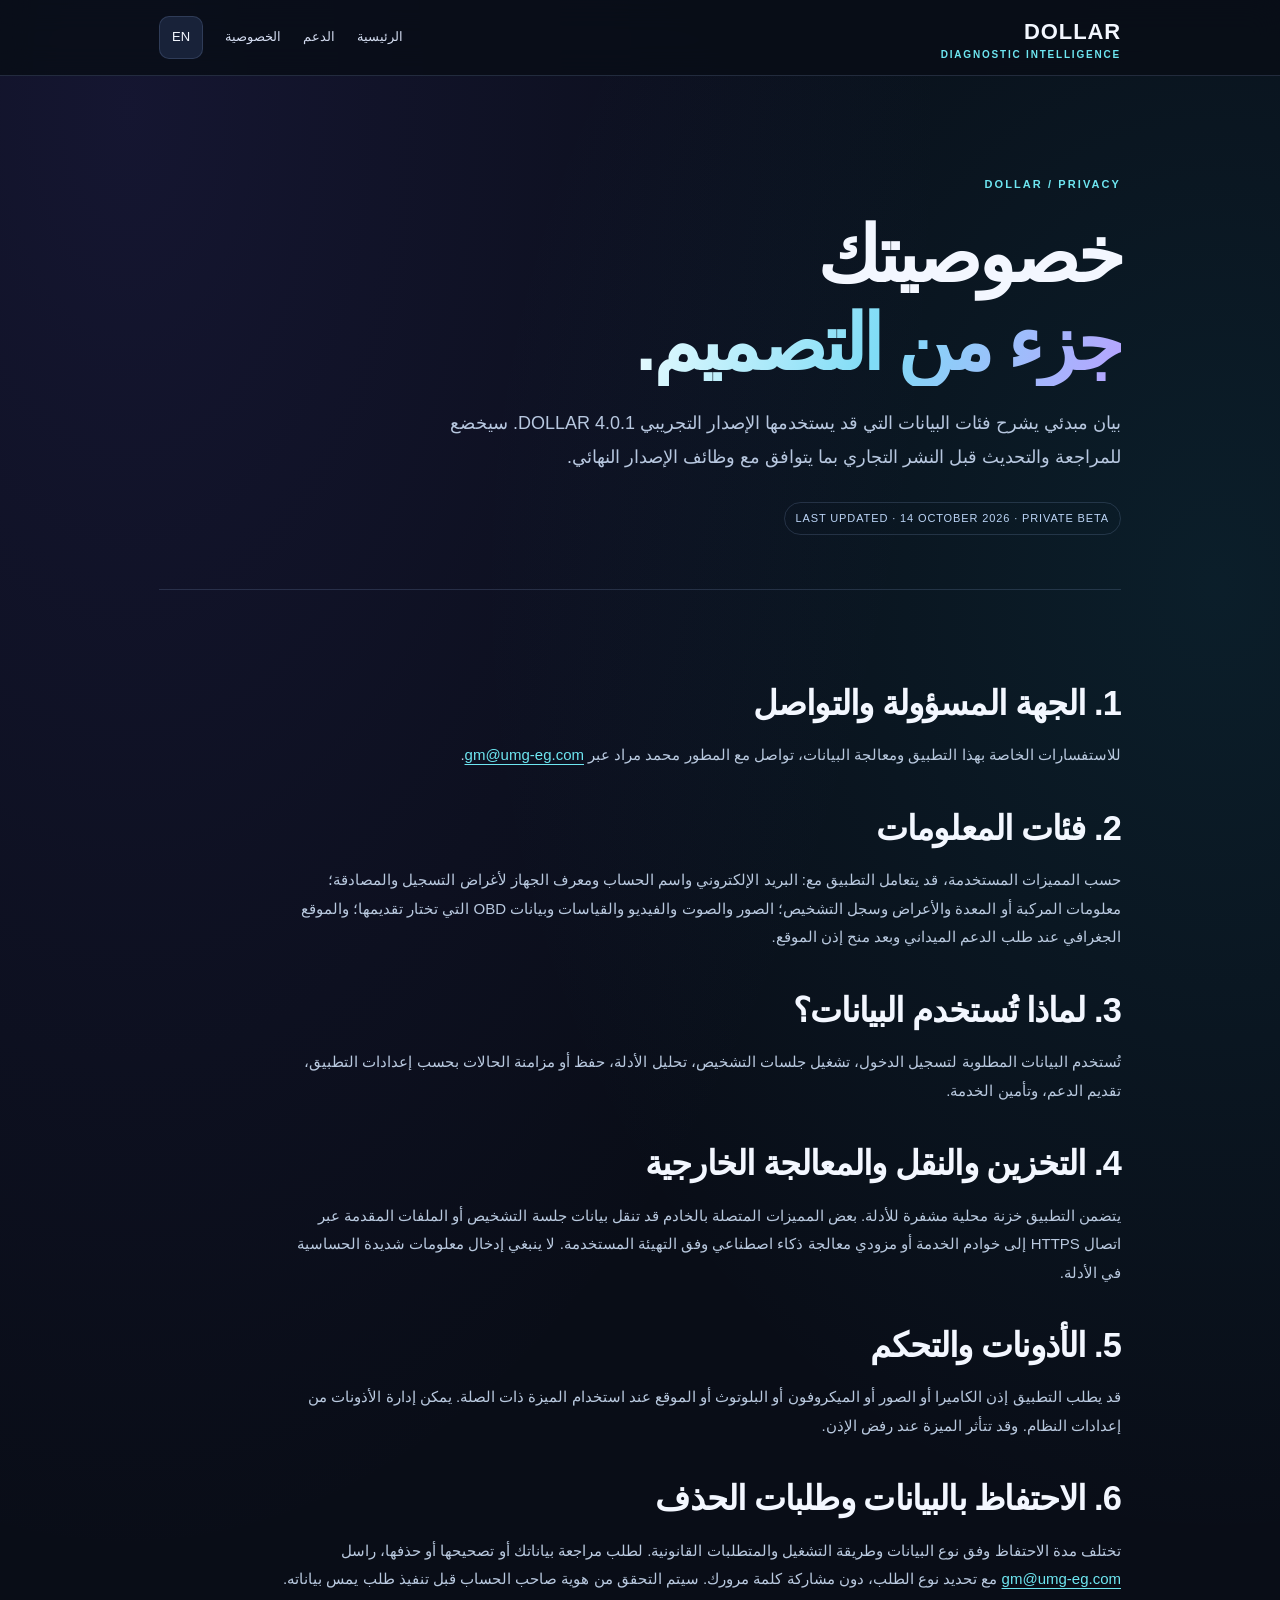
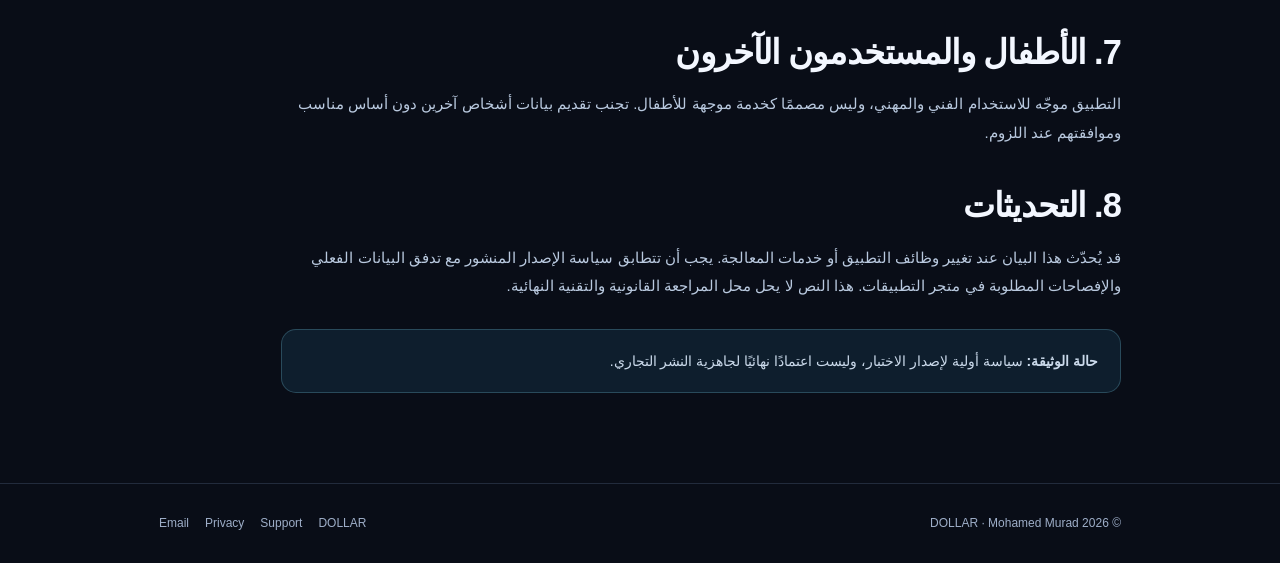
<file: apps/dollar/privacy/index.html>
<!doctype html>
<html lang="ar" dir="rtl"><head><meta charset="utf-8"><meta name="viewport" content="width=device-width,initial-scale=1,viewport-fit=cover"><meta name="theme-color" content="#090d17"><meta name="description" content="DOLLAR 4.0.1 beta privacy notice: accounts, diagnostic evidence, device permissions, AI processing, and data requests."><title>DOLLAR Privacy Notice | Mohamed Murad</title><link rel="canonical" href="https://umg-eg.com/apps/dollar/privacy/"><link rel="icon" href="/assets/logo/favicon.png" type="image/png"><link rel="stylesheet" href="../dollar.css"></head>
<body><header class="header"><div class="wrap nav"><a href="/apps/dollar/" class="brand">DOLLAR<small>DIAGNOSTIC INTELLIGENCE</small></a><div class="right"><a href="/"><span data-ar>الرئيسية</span><span data-en>UMG</span></a><a href="/apps/dollar/support/"><span data-ar>الدعم</span><span data-en>Support</span></a><a href="/apps/dollar/privacy/"><span data-ar>الخصوصية</span><span data-en>Privacy</span></a><button id="language" type="button" class="lang" aria-label="Change language">EN</button></div></div></header><main class="wrap">
<section class="hero"><div class="kicker">DOLLAR / PRIVACY</div><h1><span data-ar>خصوصيتك<br><span class="gradient">جزء من التصميم.</span></span><span data-en>Privacy<br><span class="gradient">by consideration.</span></span></h1><p class="lede"><span data-ar>بيان مبدئي يشرح فئات البيانات التي قد يستخدمها الإصدار التجريبي DOLLAR 4.0.1. سيخضع للمراجعة والتحديث قبل النشر التجاري بما يتوافق مع وظائف الإصدار النهائي.</span><span data-en>Pre-release notice describing categories of data that DOLLAR 4.0.1 may handle. This notice will be reviewed and updated against the actual production build before commercial distribution.</span></p><span class="tag">LAST UPDATED · 14 OCTOBER 2026 · PRIVATE BETA</span></section>
<section class="section copy">
<h2><span data-ar>1. الجهة المسؤولة والتواصل</span><span data-en>1. Contact and responsibility</span></h2><p><span data-ar>للاستفسارات الخاصة بهذا التطبيق ومعالجة البيانات، تواصل مع المطور محمد مراد عبر <a href="mailto:gm@umg-eg.com">gm@umg-eg.com</a>.</span><span data-en>For application and privacy enquiries, contact developer Mohamed Murad at <a href="mailto:gm@umg-eg.com">gm@umg-eg.com</a>.</span></p>
<h2><span data-ar>2. فئات المعلومات</span><span data-en>2. Categories of information</span></h2>
<p><span data-ar>حسب المميزات المستخدمة، قد يتعامل التطبيق مع: البريد الإلكتروني واسم الحساب ومعرف الجهاز لأغراض التسجيل والمصادقة؛ معلومات المركبة أو المعدة والأعراض وسجل التشخيص؛ الصور والصوت والفيديو والقياسات وبيانات OBD التي تختار تقديمها؛ والموقع الجغرافي عند طلب الدعم الميداني وبعد منح إذن الموقع.</span><span data-en>Depending on the features used, the app may process: account email, display name and a device identifier for registration and authentication; vehicle or asset information, symptoms and diagnostic history; images, audio, video, readings and OBD data you provide; and location when requesting field assistance after permission is granted.</span></p>
<h2><span data-ar>3. لماذا تُستخدم البيانات؟</span><span data-en>3. Purposes of processing</span></h2>
<p><span data-ar>تُستخدم البيانات المطلوبة لتسجيل الدخول، تشغيل جلسات التشخيص، تحليل الأدلة، حفظ أو مزامنة الحالات بحسب إعدادات التطبيق، تقديم الدعم، وتأمين الخدمة.</span><span data-en>Necessary data is used for sign-in, diagnostic sessions, evidence analysis, case history or synchronization when configured, support requests and service security.</span></p>
<h2><span data-ar>4. التخزين والنقل والمعالجة الخارجية</span><span data-en>4. Storage, transfers and external processing</span></h2>
<p><span data-ar>يتضمن التطبيق خزنة محلية مشفرة للأدلة. بعض المميزات المتصلة بالخادم قد تنقل بيانات جلسة التشخيص أو الملفات المقدمة عبر اتصال HTTPS إلى خوادم الخدمة أو مزودي معالجة ذكاء اصطناعي وفق التهيئة المستخدمة. لا ينبغي إدخال معلومات شديدة الحساسية في الأدلة.</span><span data-en>The app includes an encrypted local evidence vault. Some server-connected features may transmit submitted diagnostic data or files over HTTPS to application servers or configured AI-processing providers. Avoid including highly sensitive personal details in diagnostic evidence.</span></p>
<h2><span data-ar>5. الأذونات والتحكم</span><span data-en>5. Permissions and choices</span></h2>
<p><span data-ar>قد يطلب التطبيق إذن الكاميرا أو الصور أو الميكروفون أو البلوتوث أو الموقع عند استخدام الميزة ذات الصلة. يمكن إدارة الأذونات من إعدادات النظام. وقد تتأثر الميزة عند رفض الإذن.</span><span data-en>The app may ask for camera, photo library, microphone, Bluetooth or location access when the relevant feature is used. You can manage permissions in device settings. Denying access may limit a feature.</span></p>
<h2><span data-ar>6. الاحتفاظ بالبيانات وطلبات الحذف</span><span data-en>6. Data retention and deletion requests</span></h2>
<p><span data-ar>تختلف مدة الاحتفاظ وفق نوع البيانات وطريقة التشغيل والمتطلبات القانونية. لطلب مراجعة بياناتك أو تصحيحها أو حذفها، راسل <a href="mailto:gm@umg-eg.com?subject=DOLLAR%20Data%20Deletion">gm@umg-eg.com</a> مع تحديد نوع الطلب، دون مشاركة كلمة مرورك. سيتم التحقق من هوية صاحب الحساب قبل تنفيذ طلب يمس بياناته.</span><span data-en>Retention depends on the data category, operating configuration and legal requirements. To request access, correction or deletion, email <a href="mailto:gm@umg-eg.com?subject=DOLLAR%20Data%20Deletion">gm@umg-eg.com</a> and describe your request, without sending passwords. Identity verification may be required before acting on account data.</span></p>
<h2><span data-ar>7. الأطفال والمستخدمون الآخرون</span><span data-en>7. Children and other users</span></h2>
<p><span data-ar>التطبيق موجّه للاستخدام الفني والمهني، وليس مصممًا كخدمة موجهة للأطفال. تجنب تقديم بيانات أشخاص آخرين دون أساس مناسب وموافقتهم عند اللزوم.</span><span data-en>The app is intended for technical or professional use and is not designed as a child-directed service. Avoid submitting other people's information without appropriate authorization or consent where required.</span></p>
<h2><span data-ar>8. التحديثات</span><span data-en>8. Updates to this notice</span></h2>
<p><span data-ar>قد يُحدّث هذا البيان عند تغيير وظائف التطبيق أو خدمات المعالجة. يجب أن تتطابق سياسة الإصدار المنشور مع تدفق البيانات الفعلي والإفصاحات المطلوبة في متجر التطبيقات. هذا النص لا يحل محل المراجعة القانونية والتقنية النهائية.</span><span data-en>This notice may change when application features or processing services change. The release policy must match real data flows and applicable app-store disclosures. This preliminary notice does not replace a final technical and legal review.</span></p>
<div class="notice"><span data-ar><strong>حالة الوثيقة:</strong> سياسة أولية لإصدار الاختبار، وليست اعتمادًا نهائيًا لجاهزية النشر التجاري.</span><span data-en><strong>Document status:</strong> Preliminary policy for beta testing, not a final certification of commercial-release readiness.</span></div>
</section></main><footer class="foot"><div class="wrap"><span>© <span id="year">2026</span> DOLLAR · Mohamed Murad</span><div class="footlinks"><a href="/apps/dollar/">DOLLAR</a><a href="/apps/dollar/support/">Support</a><a href="/apps/dollar/privacy/">Privacy</a><a href="mailto:gm@umg-eg.com">Email</a></div></div></footer><script src="../dollar.js" defer></script></body></html>
</file>
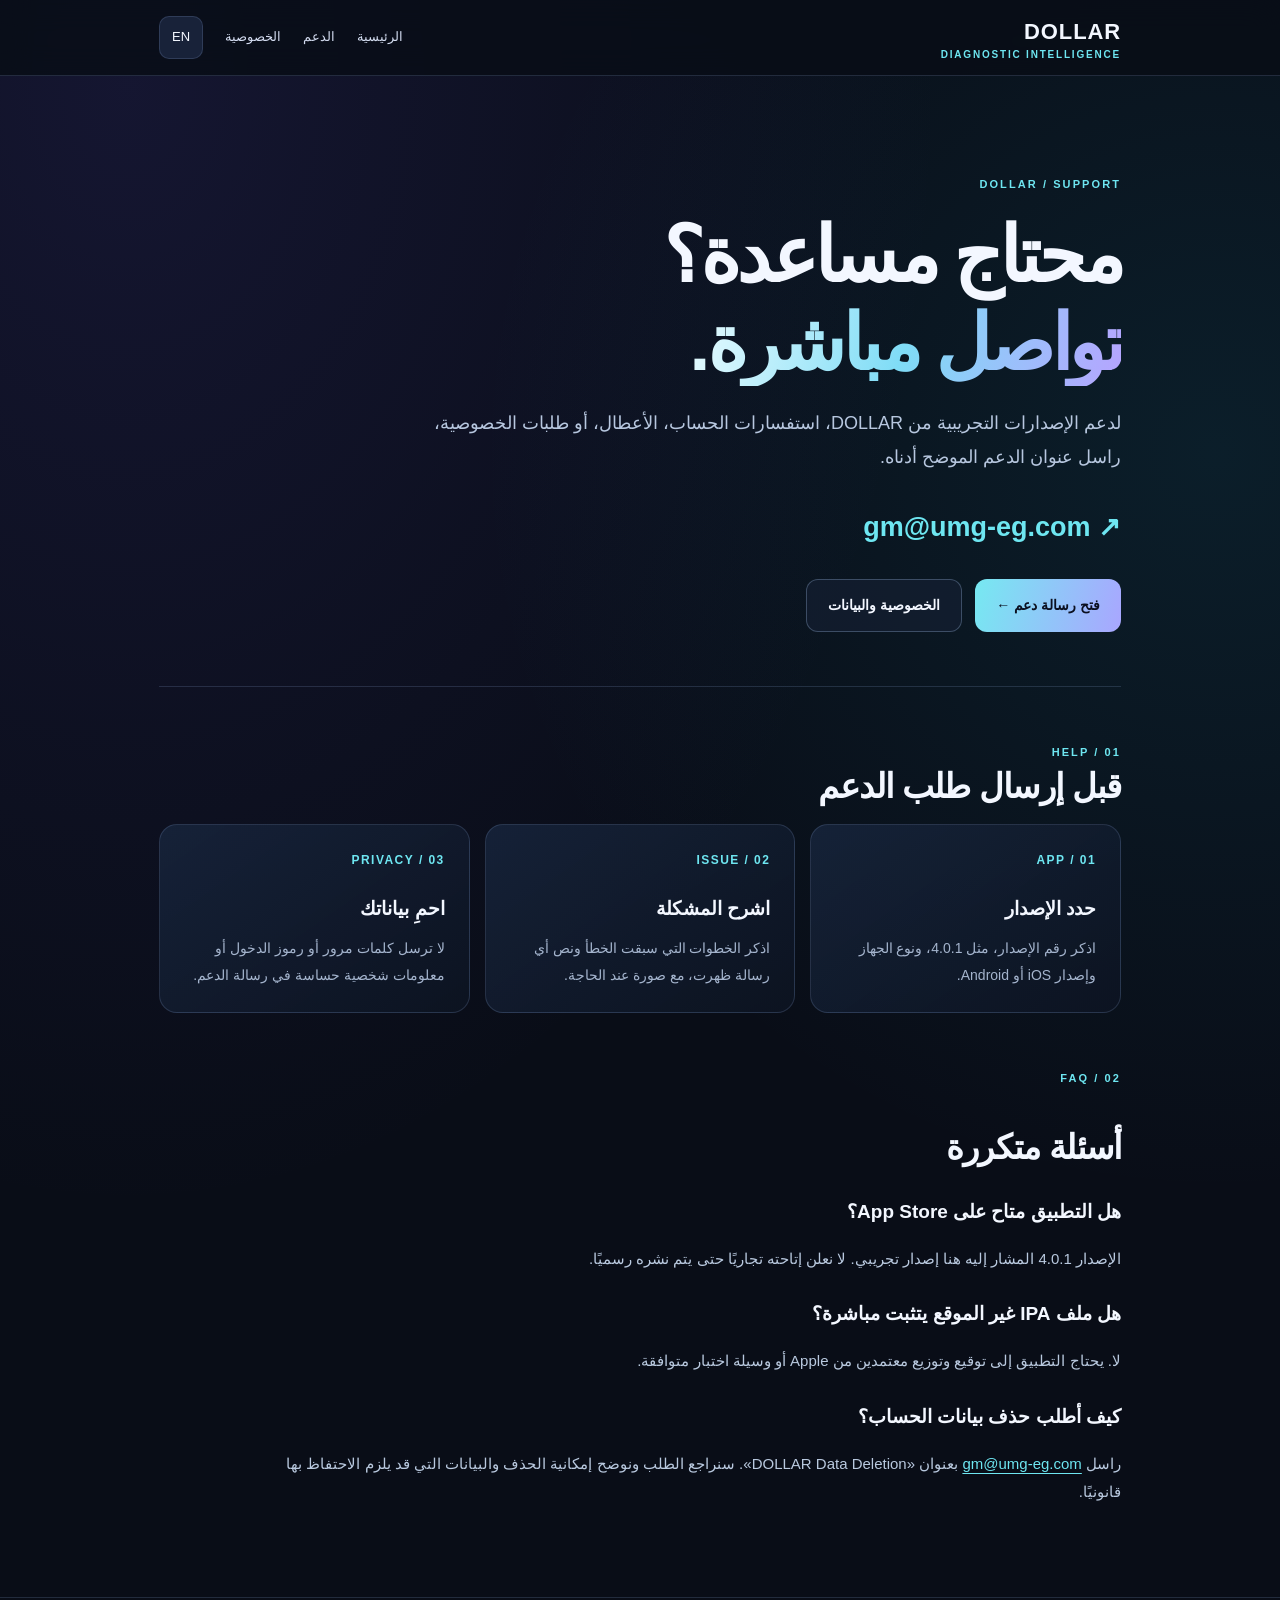
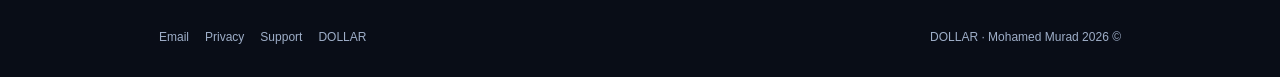
<file: apps/dollar/support/index.html>
<!doctype html>
<html lang="ar" dir="rtl"><head><meta charset="utf-8"><meta name="viewport" content="width=device-width,initial-scale=1,viewport-fit=cover"><meta name="theme-color" content="#090d17"><meta name="description" content="Official DOLLAR application support contact for installation, accounts, diagnostic sessions and privacy enquiries."><title>DOLLAR Support | Help & Contact</title><link rel="canonical" href="https://umg-eg.com/apps/dollar/support/"><link rel="icon" href="/assets/logo/favicon.png" type="image/png"><link rel="stylesheet" href="../dollar.css"></head>
<body><header class="header"><div class="wrap nav"><a href="/apps/dollar/" class="brand">DOLLAR<small>DIAGNOSTIC INTELLIGENCE</small></a><div class="right"><a href="/"><span data-ar>الرئيسية</span><span data-en>UMG</span></a><a href="/apps/dollar/support/"><span data-ar>الدعم</span><span data-en>Support</span></a><a href="/apps/dollar/privacy/"><span data-ar>الخصوصية</span><span data-en>Privacy</span></a><button id="language" type="button" class="lang" aria-label="Change language">EN</button></div></div></header><main class="wrap">
<section class="hero"><div class="kicker">DOLLAR / SUPPORT</div><h1><span data-ar>محتاج مساعدة؟<br><span class="gradient">تواصل مباشرة.</span></span><span data-en>Need help?<br><span class="gradient">We can assist.</span></span></h1>
<p class="lede"><span data-ar>لدعم الإصدارات التجريبية من DOLLAR، استفسارات الحساب، الأعطال، أو طلبات الخصوصية، راسل عنوان الدعم الموضح أدناه.</span><span data-en>For DOLLAR beta support, accounts, technical issues and privacy-related enquiries, use the support email below.</span></p>
<a class="mail" href="mailto:gm@umg-eg.com?subject=DOLLAR%20Support">gm@umg-eg.com ↗</a>
<div class="actions"><a href="mailto:gm@umg-eg.com?subject=DOLLAR%204.0.1%20Technical%20Support" class="btn primary"><span data-ar>فتح رسالة دعم ←</span><span data-en>Email support →</span></a><a href="/apps/dollar/privacy/" class="btn outline"><span data-ar>الخصوصية والبيانات</span><span data-en>Privacy & data</span></a></div></section>
<section class="section"><div class="kicker">HELP / 01</div><h2><span data-ar>قبل إرسال طلب الدعم</span><span data-en>Before contacting support</span></h2>
<div class="cols"><div class="card"><span class="number">01 / APP</span><h3><span data-ar>حدد الإصدار</span><span data-en>App version</span></h3><p><span data-ar>اذكر رقم الإصدار، مثل 4.0.1، ونوع الجهاز وإصدار iOS أو Android.</span><span data-en>Include your app version, device model, and iOS or Android version.</span></p></div>
<div class="card"><span class="number">02 / ISSUE</span><h3><span data-ar>اشرح المشكلة</span><span data-en>Describe the issue</span></h3><p><span data-ar>اذكر الخطوات التي سبقت الخطأ ونص أي رسالة ظهرت، مع صورة عند الحاجة.</span><span data-en>Explain how to reproduce the issue and quote any error messages. Attach a screenshot if useful.</span></p></div>
<div class="card"><span class="number">03 / PRIVACY</span><h3><span data-ar>احمِ بياناتك</span><span data-en>Protect your data</span></h3><p><span data-ar>لا ترسل كلمات مرور أو رموز الدخول أو معلومات شخصية حساسة في رسالة الدعم.</span><span data-en>Never email passwords, access tokens, or sensitive personal data.</span></p></div></div></section>
<section class="section copy"><div class="kicker">FAQ / 02</div><h2><span data-ar>أسئلة متكررة</span><span data-en>Frequently asked questions</span></h2>
<h3><span data-ar>هل التطبيق متاح على App Store؟</span><span data-en>Is the app available on the App Store?</span></h3><p><span data-ar>الإصدار 4.0.1 المشار إليه هنا إصدار تجريبي. لا نعلن إتاحته تجاريًا حتى يتم نشره رسميًا.</span><span data-en>Version 4.0.1 is a test build. Public availability will be announced only after an official release.</span></p>
<h3><span data-ar>هل ملف IPA غير الموقع يتثبت مباشرة؟</span><span data-en>Can an unsigned IPA install directly?</span></h3><p><span data-ar>لا. يحتاج التطبيق إلى توقيع وتوزيع معتمدين من Apple أو وسيلة اختبار متوافقة.</span><span data-en>No. iOS installation requires valid signing and an approved or compatible testing distribution method.</span></p>
<h3><span data-ar>كيف أطلب حذف بيانات الحساب؟</span><span data-en>How can I request account-data deletion?</span></h3><p><span data-ar>راسل <a href="mailto:gm@umg-eg.com?subject=DOLLAR%20Data%20Deletion">gm@umg-eg.com</a> بعنوان «DOLLAR Data Deletion». سنراجع الطلب ونوضح إمكانية الحذف والبيانات التي قد يلزم الاحتفاظ بها قانونيًا.</span><span data-en>Email <a href="mailto:gm@umg-eg.com?subject=DOLLAR%20Data%20Deletion">gm@umg-eg.com</a> with the subject “DOLLAR Data Deletion.” We will review the request and explain what can be erased and any required legal retention.</span></p></section></main><footer class="foot"><div class="wrap"><span>© <span id="year">2026</span> DOLLAR · Mohamed Murad</span><div class="footlinks"><a href="/apps/dollar/">DOLLAR</a><a href="/apps/dollar/support/">Support</a><a href="/apps/dollar/privacy/">Privacy</a><a href="mailto:gm@umg-eg.com">Email</a></div></div></footer><script src="../dollar.js" defer></script></body></html>
</file>
<file: apps/dollar/dollar.css>
:root{color-scheme:dark;--bg:#090d17;--panel:#111b2c;--line:rgba(158,189,243,.17);--text:#f3f7ff;--muted:#a4b4cd;--ice:#6ee6f1;--indigo:#a49dff;font-family:-apple-system,BlinkMacSystemFont,"Segoe UI",Tahoma,Arial,sans-serif}*{box-sizing:border-box}html{scroll-behavior:smooth}body{margin:0;background:radial-gradient(ellipse at 10% 5%,rgba(88,72,197,.15),transparent 50%),radial-gradient(ellipse at 95% 27%,rgba(28,182,209,.1),transparent 43%),var(--bg);color:var(--text);line-height:1.9;min-height:100vh}a{color:inherit;text-decoration:none}a:hover{color:var(--ice)}button{font:inherit}.wrap{max-width:1010px;padding:0 24px;margin:auto}.header{border-bottom:1px solid var(--line);background:rgba(9,13,23,.85);backdrop-filter:blur(15px);position:sticky;top:0;z-index:10}.nav{display:flex;justify-content:space-between;align-items:center;gap:18px;min-height:75px}.brand{font-weight:900;letter-spacing:.04em;font-size:22px}.brand small{color:var(--ice);font-size:10px;letter-spacing:.18em;display:block;margin-top:-7px}.right{display:flex;align-items:center;gap:22px;font-size:13px;color:#d3dcf0}.lang{border:1px solid var(--line);color:var(--text);border-radius:10px;background:#182239;padding:8px 12px;cursor:pointer}.kicker{color:var(--ice);font-size:11px;letter-spacing:.19em;font-weight:800;text-transform:uppercase}.hero{padding:98px 0 54px;border-bottom:1px solid var(--line)}h1{font-size:clamp(2.7rem,6vw,5rem);letter-spacing:-.05em;line-height:1.15;margin:16px 0 18px}h2{font-size:clamp(1.5rem,3vw,2.15rem);line-height:1.35;letter-spacing:-.025em;margin:0 0 15px}h3{font-size:19px;margin:0 0 8px}.gradient{background:linear-gradient(105deg,#eafcff,#7fdcf6,#b6a4ff);background-clip:text;-webkit-background-clip:text;color:transparent}.lede{max-width:700px;color:#b7c7df;font-size:18px;margin:0 0 28px}.actions{display:flex;gap:13px;flex-wrap:wrap;margin-top:26px}.btn{display:inline-flex;align-items:center;justify-content:center;padding:12px 21px;border-radius:12px;font-weight:800;font-size:14px}.btn.primary{background:linear-gradient(105deg,#76e9f1,#a9a6ff);color:#0b1020}.btn.outline{border:1px solid rgba(164,191,231,.3);background:rgba(24,34,57,.5)}.section{padding:55px 0 0}.cols{display:grid;grid-template-columns:repeat(3,minmax(0,1fr));gap:15px}.card{padding:24px;border:1px solid var(--line);background:linear-gradient(145deg,rgba(25,40,65,.74),rgba(13,20,34,.86));border-radius:18px}.card p{color:var(--muted);font-size:14px;margin:0}.number{font-weight:850;color:var(--ice);font-size:12px;letter-spacing:.12em;display:block;margin-bottom:19px}.notice{border:1px solid rgba(126,208,230,.25);border-radius:15px;padding:18px 22px;background:rgba(19,43,61,.6);margin:28px 0;color:#cad9ea;font-size:14px}.copy{max-width:840px}.copy h2{margin:35px 0 10px}.copy h3{margin:23px 0 6px}.copy p,.copy li{color:#b9c9df;font-size:15px}.copy ul{padding-inline-start:24px}.copy a{text-decoration:underline;text-underline-offset:4px;color:var(--ice)}.tag{display:inline-flex;color:#bcd5f7;border:1px solid var(--line);border-radius:999px;padding:5px 11px;font-size:11px;letter-spacing:.08em}.mail{color:var(--ice);font-size:clamp(20px,4vw,27px);font-weight:800;direction:ltr;display:inline-block;unicode-bidi:isolate}.divider{height:1px;background:var(--line);margin:40px 0}.foot{margin-top:90px;border-top:1px solid var(--line);padding:28px 0;color:#9eaec8;font-size:12px}.foot .wrap{display:flex;justify-content:space-between;flex-wrap:wrap;gap:12px}.footlinks{display:flex;gap:16px;flex-wrap:wrap}
[data-en]{display:none}html.en{direction:ltr}html.en [data-ar]{display:none}html.en [data-en]{display:initial}
@media(max-width:680px){.wrap{padding:0 19px}.nav{min-height:65px}.right{gap:10px;font-size:11px}.right a:nth-child(2){display:none}.hero{padding-top:67px}.cols{grid-template-columns:1fr}.section{padding-top:40px}.btn{flex:1}.card{padding:21px}}
@media(prefers-reduced-motion:reduce){html{scroll-behavior:auto}}
</file>
